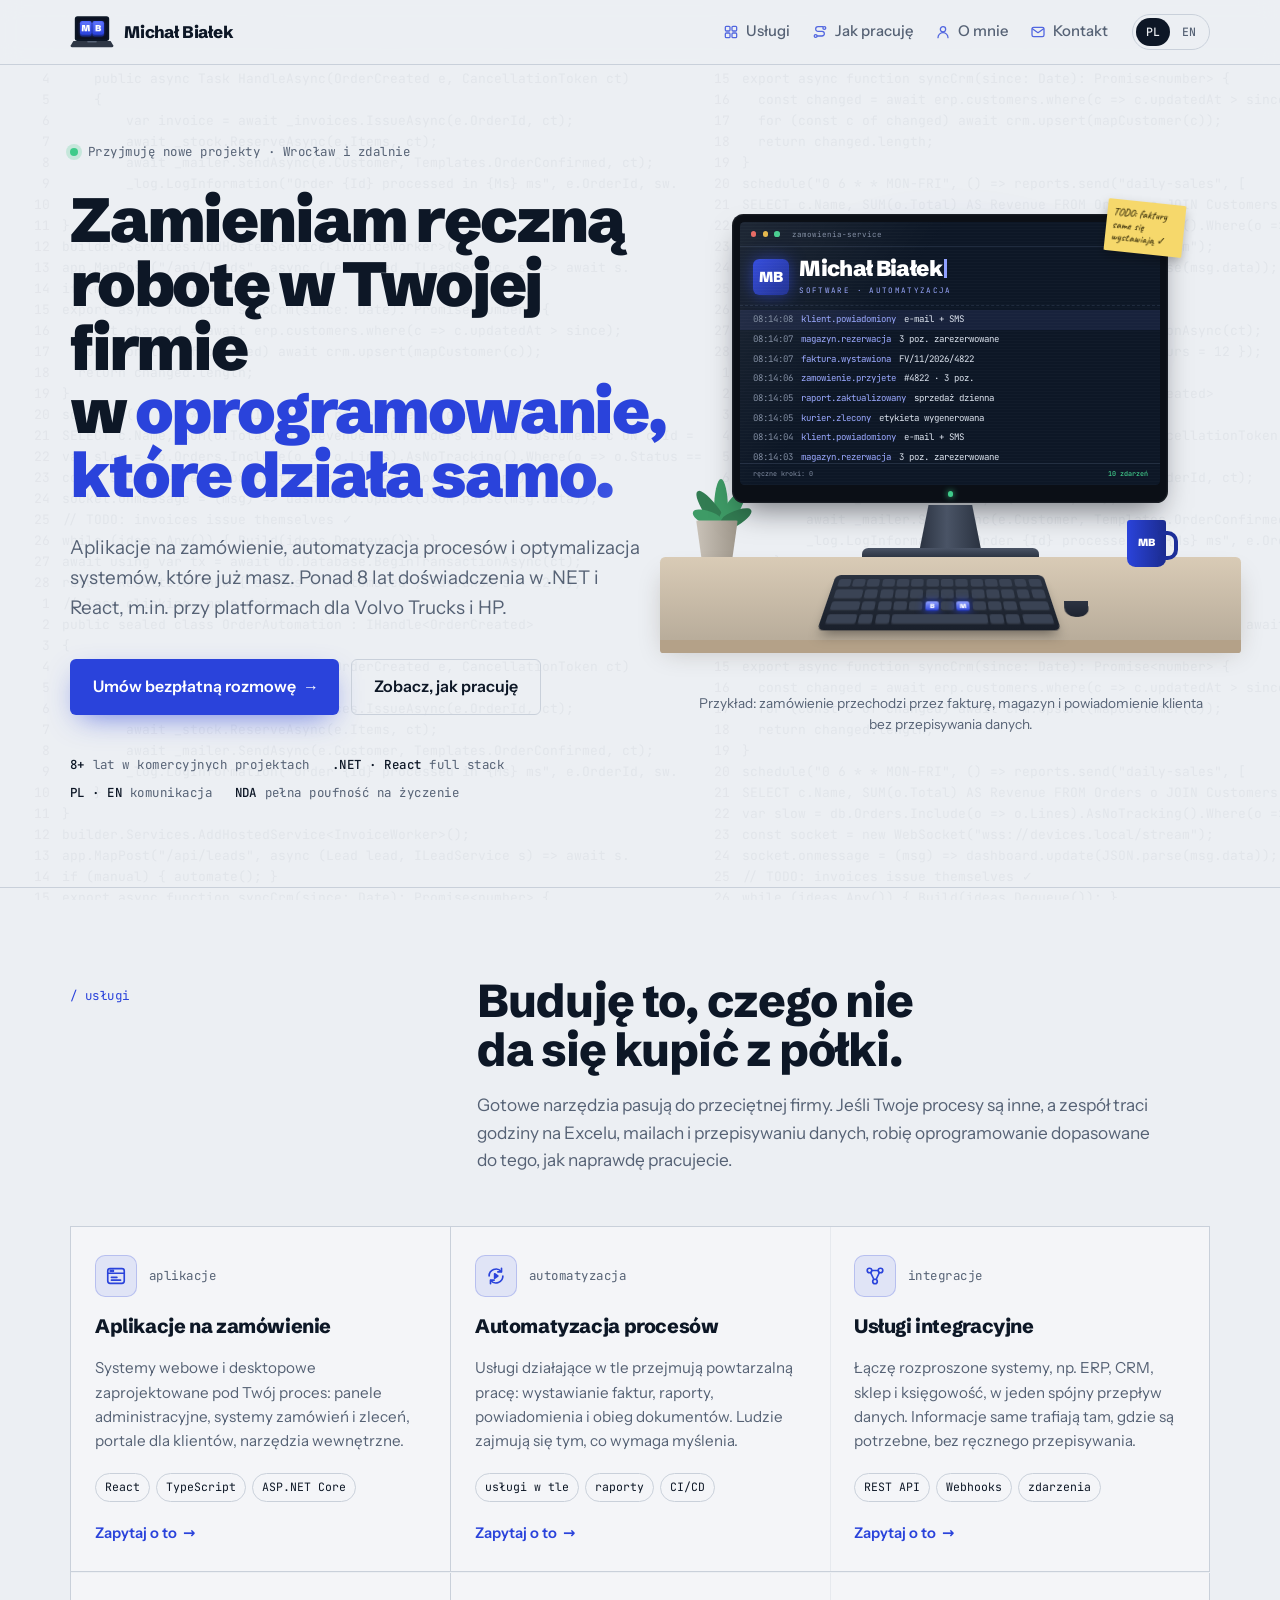
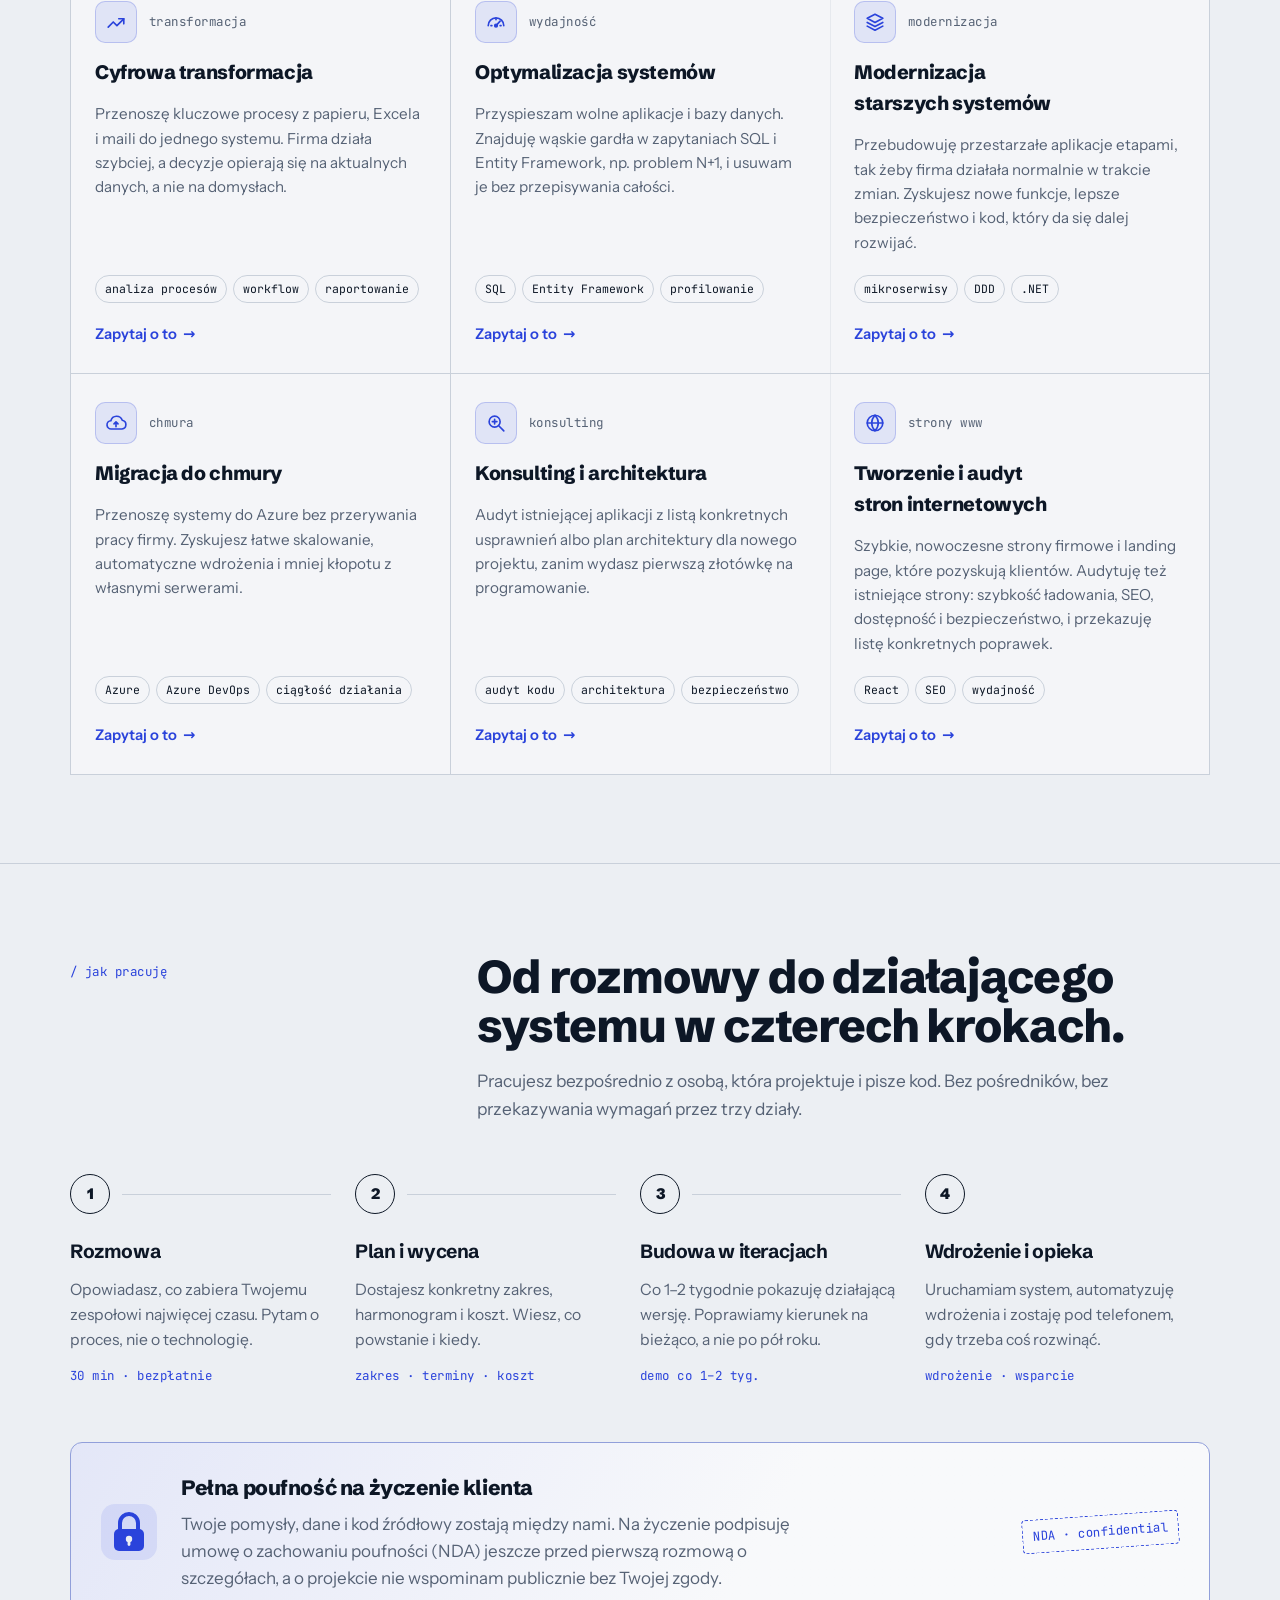
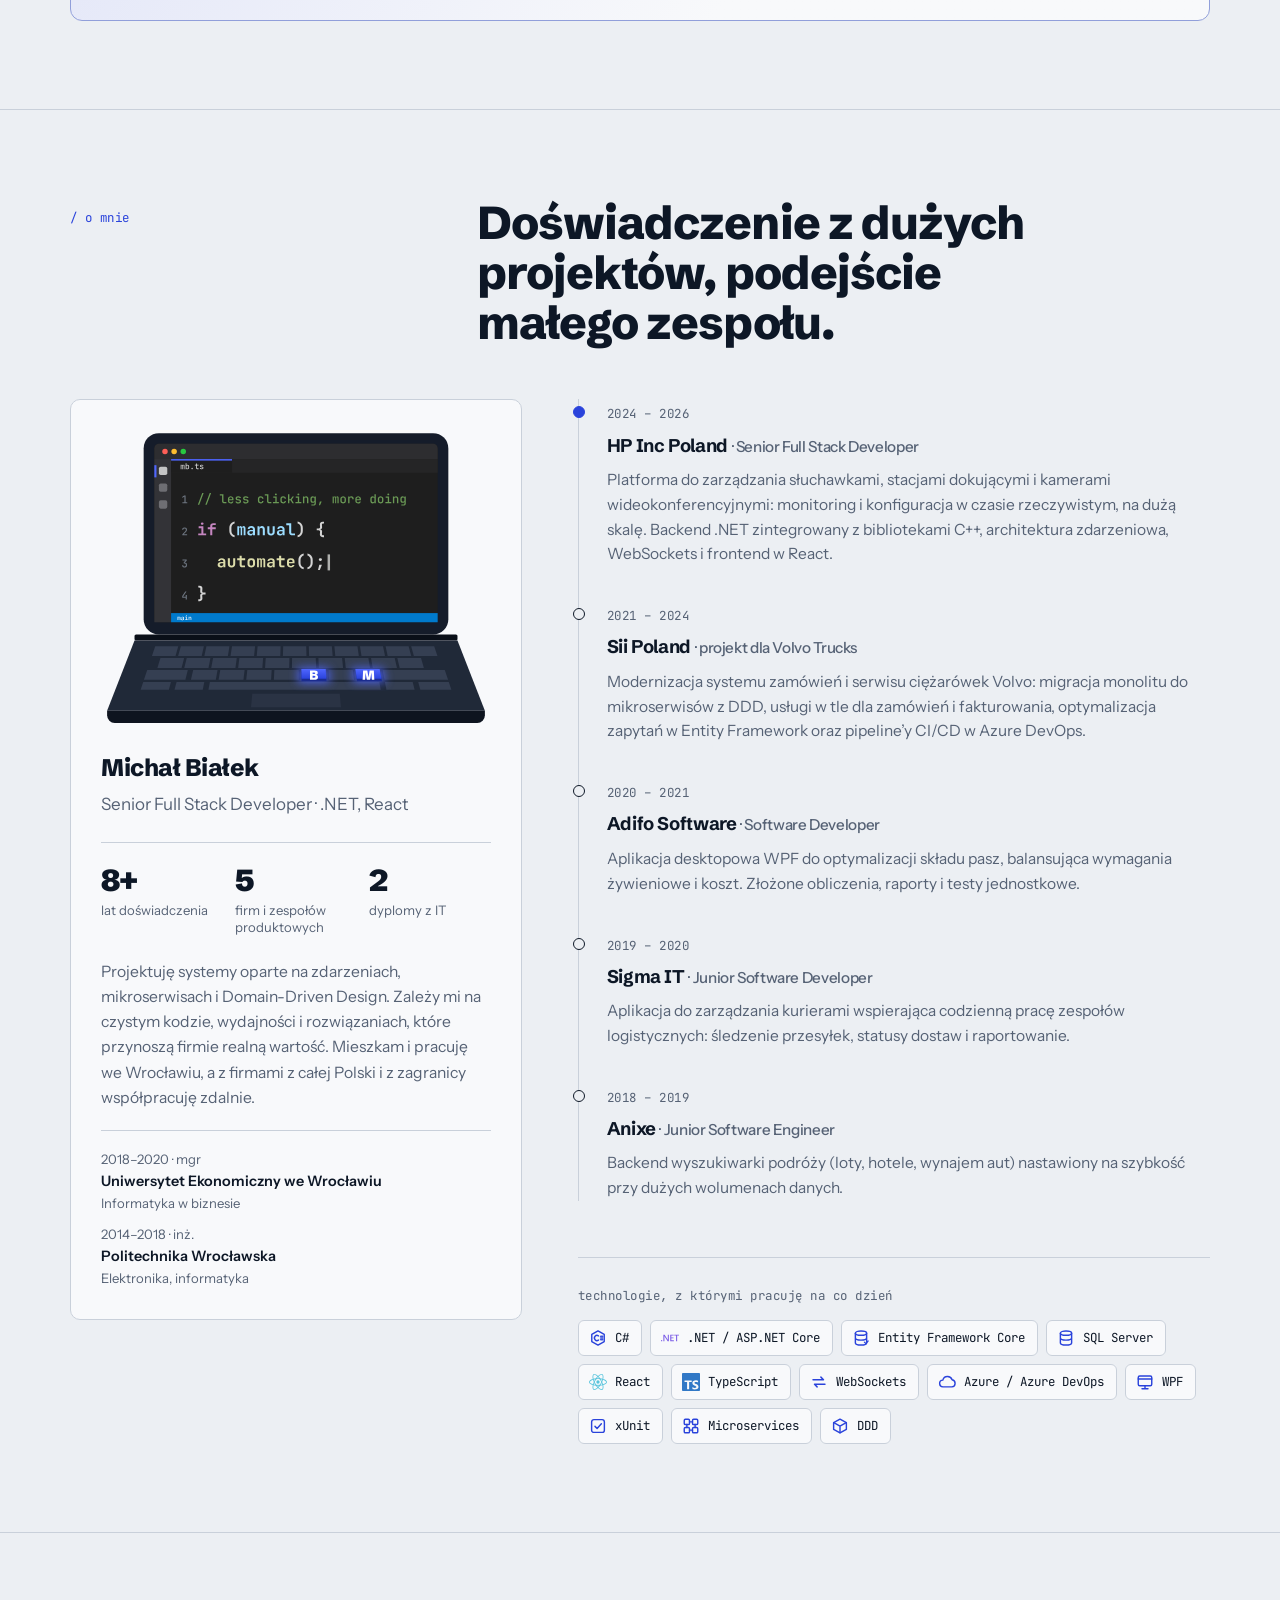
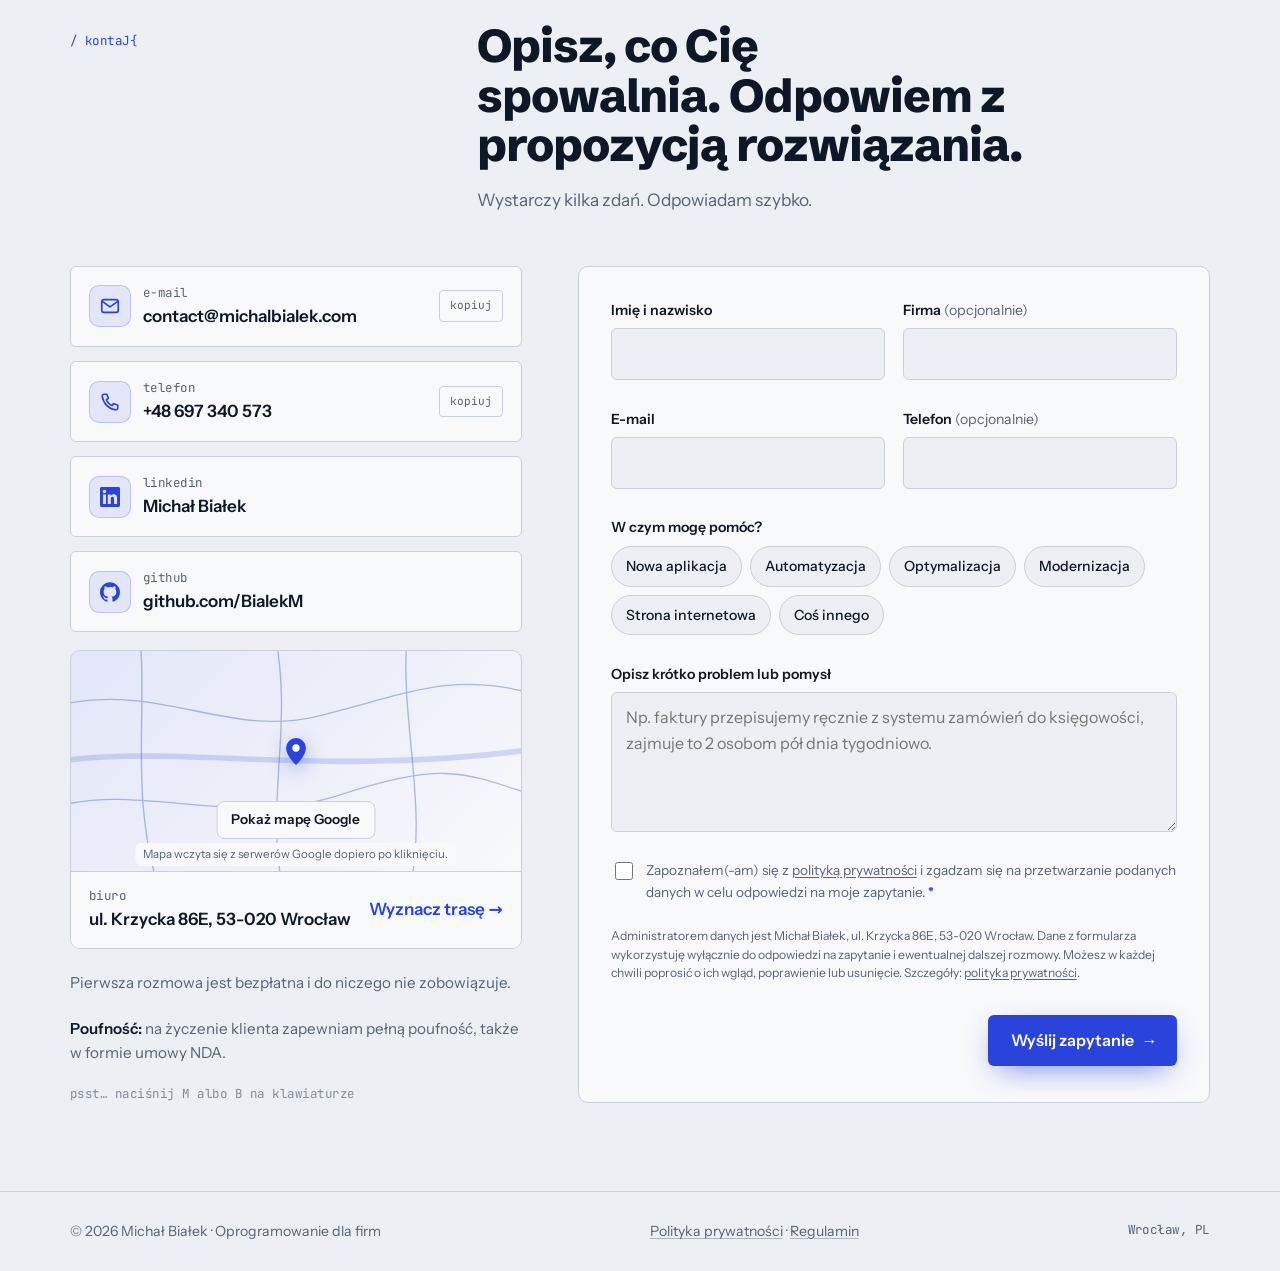
<file: index.html>
<!doctype html>
<html lang="pl">
<head>
<meta charset="utf-8">
<meta name="viewport" content="width=device-width, initial-scale=1, viewport-fit=cover">
<title>Oprogramowanie na zamówienie i automatyzacja procesów – Wrocław | Michał Białek</title>
<meta name="description" content="Aplikacje na zamówienie, automatyzacja procesów, integracje systemów i optymalizacja dla firm. Senior .NET i React developer z Wrocławia, 8+ lat doświadczenia. Bezpłatna konsultacja.">
<meta name="author" content="Michał Białek">
<meta name="robots" content="index, follow, max-image-preview:large">
<meta name="theme-color" content="#0A1019">
<link rel="canonical" href="https://michalbialek.com/">
<link rel="alternate" hreflang="pl" href="https://michalbialek.com/">
<link rel="alternate" hreflang="en" href="https://michalbialek.com/en/">
<link rel="alternate" hreflang="x-default" href="https://michalbialek.com/">
<meta property="og:type" content="website">
<meta property="og:site_name" content="Michał Białek">
<meta property="og:locale" content="pl_PL">
<meta property="og:title" content="Michał Białek – oprogramowanie, które działa samo">
<meta property="og:description" content="Aplikacje na zamówienie, automatyzacja procesów, integracje systemów i optymalizacja dla firm. Senior .NET i React developer z Wrocławia, 8+ lat doświadczenia. Bezpłatna konsultacja.">
<meta property="og:url" content="https://michalbialek.com/">
<meta property="og:image" content="https://michalbialek.com/assets/og-pl.png">
<meta property="og:image:width" content="1200">
<meta property="og:image:height" content="630">
<meta name="twitter:card" content="summary_large_image">
<meta name="twitter:title" content="Michał Białek – oprogramowanie, które działa samo">
<meta name="twitter:description" content="Aplikacje na zamówienie, automatyzacja procesów, integracje systemów i optymalizacja dla firm. Senior .NET i React developer z Wrocławia, 8+ lat doświadczenia. Bezpłatna konsultacja.">
<meta name="twitter:image" content="https://michalbialek.com/assets/og-pl.png">
<link rel="icon" type="image/svg+xml" href="/assets/favicon.svg">
<link rel="icon" type="image/png" sizes="32x32" href="/assets/favicon-32.png">
<link rel="icon" href="/favicon.ico" sizes="any">
<link rel="apple-touch-icon" href="/assets/favicon-180.png">
<script type="application/ld+json">
{
 "@context": "https://schema.org",
 "@graph": [
  {
   "@type": "ProfessionalService",
   "@id": "https://michalbialek.com/#business",
   "name": "Michał Białek – Software",
   "url": "https://michalbialek.com/",
   "description": "Aplikacje na zamówienie, automatyzacja procesów, integracje systemów i optymalizacja dla firm. Senior .NET i React developer z Wrocławia, 8+ lat doświadczenia. Bezpłatna konsultacja.",
   "logo": "https://michalbialek.com/assets/favicon-512.png",
   "image": "https://michalbialek.com/assets/og-pl.png",
   "email": "contact@michalbialek.com",
   "telephone": "+48697340573",
   "address": {
    "@type": "PostalAddress",
    "streetAddress": "ul. Krzycka 86E",
    "postalCode": "53-020",
    "addressLocality": "Wrocław",
    "addressRegion": "dolnośląskie",
    "addressCountry": "PL"
   },
   "areaServed": [
    {
     "@type": "City",
     "name": "Wrocław"
    },
    {
     "@type": "Country",
     "name": "Polska"
    },
    "Europe"
   ],
   "knowsLanguage": [
    "pl",
    "en"
   ],
   "founder": {
    "@id": "https://michalbialek.com/#person"
   },
   "sameAs": [
    "https://www.linkedin.com/in/micha%C5%82-bia%C5%82ek-720b90141/",
    "https://github.com/BialekM"
   ],
   "hasOfferCatalog": {
    "@type": "OfferCatalog",
    "name": "Usługi",
    "itemListElement": [
     {
      "@type": "Offer",
      "itemOffered": {
       "@type": "Service",
       "name": "Aplikacje na zamówienie"
      }
     },
     {
      "@type": "Offer",
      "itemOffered": {
       "@type": "Service",
       "name": "Automatyzacja procesów"
      }
     },
     {
      "@type": "Offer",
      "itemOffered": {
       "@type": "Service",
       "name": "Usługi integracyjne"
      }
     },
     {
      "@type": "Offer",
      "itemOffered": {
       "@type": "Service",
       "name": "Cyfrowa transformacja"
      }
     },
     {
      "@type": "Offer",
      "itemOffered": {
       "@type": "Service",
       "name": "Optymalizacja systemów"
      }
     },
     {
      "@type": "Offer",
      "itemOffered": {
       "@type": "Service",
       "name": "Modernizacja starszych systemów"
      }
     },
     {
      "@type": "Offer",
      "itemOffered": {
       "@type": "Service",
       "name": "Migracja do chmury"
      }
     },
     {
      "@type": "Offer",
      "itemOffered": {
       "@type": "Service",
       "name": "Konsulting i architektura"
      }
     },
     {
      "@type": "Offer",
      "itemOffered": {
       "@type": "Service",
       "name": "Tworzenie i audyt stron internetowych"
      }
     }
    ]
   }
  },
  {
   "@type": "Person",
   "@id": "https://michalbialek.com/#person",
   "name": "Michał Białek",
   "jobTitle": "Senior Full Stack Developer",
   "url": "https://michalbialek.com/",
   "email": "contact@michalbialek.com",
   "address": {
    "@type": "PostalAddress",
    "addressLocality": "Wrocław",
    "addressCountry": "PL"
   },
   "alumniOf": [
    {
     "@type": "CollegeOrUniversity",
     "name": "Politechnika Wrocławska"
    },
    {
     "@type": "CollegeOrUniversity",
     "name": "Uniwersytet Ekonomiczny we Wrocławiu"
    }
   ],
   "knowsAbout": [
    "C#",
    ".NET",
    "ASP.NET Core",
    "React",
    "TypeScript",
    "SQL Server",
    "Entity Framework",
    "Azure",
    "Microservices",
    "Domain-Driven Design",
    "Process automation",
    "System integration"
   ],
   "sameAs": [
    "https://www.linkedin.com/in/micha%C5%82-bia%C5%82ek-720b90141/",
    "https://github.com/BialekM"
   ]
  },
  {
   "@type": "WebSite",
   "@id": "https://michalbialek.com/#website",
   "url": "https://michalbialek.com/",
   "name": "Michał Białek",
   "inLanguage": [
    "pl-PL",
    "en"
   ],
   "publisher": {
    "@id": "https://michalbialek.com/#business"
   }
  }
 ]
}
</script>
<style>[hidden]{display:none!important}body{margin:0}:root{padding-top:env(safe-area-inset-top,0px);padding-bottom:env(safe-area-inset-bottom,0px)}</style>
</head>
<body data-standalone="1">
<link rel="stylesheet" href="/assets/fonts/fonts.css">
<style>
/* Layout: lewa krawędź jak szyna zdarzeń; sekcje "podpięte" do niej mono-etykietami. Treść wyrównana do lewej, siatka 12 kolumn. */
:root{
  --bg:#ECEFF3; --surface:#F8F9FB; --ink:#0D1726; --muted:#566275; --line:#C9D0DA;
  --accent:#2A43DB; --accent-ink:#FFFFFF; --accent-soft:rgba(42,67,219,.10);
  --panel:#0D1726; --panel-ink:#DCE3EE; --panel-muted:#7F8BA0; --panel-line:#1F2B3E; --ok:#3FCB8A;
  --accent-hi:#8FA0FF; --desk:#D9CBB6; --desk-edge:#B4A188; --desk-shadow:rgba(60,45,25,.25); --bezel:#0B0F16; --leaf:#3E9B66;
  --f-display:"Schibsted Grotesk","Helvetica Neue",Arial,sans-serif;
  --f-body:"Instrument Sans",system-ui,-apple-system,"Segoe UI",sans-serif;
  --f-mono:"JetBrains Mono",ui-monospace,"SFMono-Regular",Menlo,Consolas,monospace;
  --maxw:1180px; --r:6px;
}
@media (prefers-color-scheme: dark){:root:not([data-theme="light"]){
  --bg:#0A1019; --surface:#111925; --ink:#E5EAF1; --muted:#8E9AAD; --line:#223047;
  --accent:#7D8DFF; --accent-ink:#0A1019; --accent-soft:rgba(125,141,255,.12);
  --panel:#060B12; --panel-ink:#DCE3EE; --panel-muted:#76839A; --panel-line:#1A2537; --ok:#3FCB8A; --accent-hi:#C3CCFF; --desk:#2A3549; --desk-edge:#1A2232; --desk-shadow:rgba(0,0,0,.5); --bezel:#05080D; --leaf:#3E9B66; color-scheme:dark}}
:root[data-theme="dark"]{
  --bg:#0A1019; --surface:#111925; --ink:#E5EAF1; --muted:#8E9AAD; --line:#223047;
  --accent:#7D8DFF; --accent-ink:#0A1019; --accent-soft:rgba(125,141,255,.12);
  --panel:#060B12; --panel-ink:#DCE3EE; --panel-muted:#76839A; --panel-line:#1A2537; --ok:#3FCB8A; --accent-hi:#C3CCFF; --desk:#2A3549; --desk-edge:#1A2232; --desk-shadow:rgba(0,0,0,.5); --bezel:#05080D; --leaf:#3E9B66; color-scheme:dark}

*{box-sizing:border-box}
html{scroll-behavior:smooth}
@media (prefers-reduced-motion:reduce){html{scroll-behavior:auto}*{animation:none!important;transition:none!important}}
body{background:var(--bg);color:var(--ink);font:400 17px/1.6 var(--f-body);-webkit-font-smoothing:antialiased}
body::before{content:"";position:fixed;inset:0 0 auto;height:env(safe-area-inset-top,0px);z-index:60;background:var(--bg)}
a{color:inherit}
:focus-visible{outline:2px solid var(--accent);outline-offset:3px;border-radius:2px}
.wrap{max-width:var(--maxw);margin:0 auto;padding-left:max(20px,env(safe-area-inset-left,0px));padding-right:max(20px,env(safe-area-inset-right,0px))}
h1,h2,h3{font-family:var(--f-display);text-wrap:balance;margin:0;letter-spacing:-.02em}
p{margin:0}
.mono{font-family:var(--f-mono);font-size:.78rem;letter-spacing:.04em}

/* header */
.top{position:sticky;top:env(safe-area-inset-top,0px);z-index:50;background:color-mix(in srgb,var(--bg) 88%,transparent);backdrop-filter:blur(10px);border-bottom:1px solid var(--line)}
.top .wrap{display:flex;align-items:center;gap:24px;padding-block:14px}
.brand{display:flex;align-items:center;gap:10px;text-decoration:none;font-family:var(--f-display);font-weight:800;font-size:1.05rem;letter-spacing:-.01em}
.mark{width:44px;height:44px;display:block;transition:transform .3s;margin:-6px 0}
.brand:hover .mark{transform:rotate(-6deg) scale(1.08)}
.nav{display:flex;gap:22px;margin-left:auto}
.nav a{text-decoration:none;color:var(--muted);font-size:.93rem;font-weight:500;display:inline-flex;align-items:center;gap:7px}
.nav a svg{color:var(--accent);opacity:.8;transition:transform .2s,opacity .2s}
.nav a:hover svg{opacity:1;transform:translateY(-1px) scale(1.1)}
.nav a:hover{color:var(--ink)}
.lang{display:flex;border:1px solid var(--line);border-radius:999px;padding:3px;gap:2px}
.lang button{all:unset;cursor:pointer;font-family:var(--f-mono);font-size:.72rem;font-weight:500;padding:5px 10px;border-radius:999px;color:var(--muted)}
.lang button[aria-pressed="true"]{background:var(--ink);color:var(--bg)}
.lang button:focus-visible{outline:2px solid var(--accent)}
@media (max-width:860px){.nav{display:none}.lang{margin-left:auto}}

/* buttons */
.btn{display:inline-flex;align-items:center;gap:10px;text-decoration:none;font-weight:600;font-size:1rem;padding:14px 22px;border-radius:var(--r);border:1px solid transparent;cursor:pointer;font-family:var(--f-body);transition:transform .15s ease,background .15s}
.btn-primary{background:var(--accent);color:var(--accent-ink)}
.btn-primary:hover{transform:translateY(-1px)}
.btn-ghost{border-color:var(--line);color:var(--ink);background:transparent}
.btn-ghost:hover{border-color:var(--ink)}
.btn .arr{font-family:var(--f-mono)}

/* hero */
.hero{overflow:clip}
.hero .wrap{display:grid;grid-template-columns:minmax(0,1.05fr) minmax(0,.95fr);gap:48px;align-items:center;padding-block:72px 84px}
.eyebrow{display:inline-flex;align-items:center;gap:10px;color:var(--muted);margin-bottom:26px}
.dot{width:8px;height:8px;border-radius:50%;background:var(--ok);box-shadow:0 0 0 4px color-mix(in srgb,var(--ok) 22%,transparent)}
.hero h1{font-size:clamp(2.3rem,4.9vw,3.9rem);line-height:1.02;font-weight:900;letter-spacing:-.035em}
.hero h1 em{font-style:normal;color:var(--accent)}
.lede{margin-top:26px;font-size:1.18rem;color:var(--muted);max-width:36em}
.ctas{display:flex;flex-wrap:wrap;gap:12px;margin-top:36px}
.trust{margin-top:40px;display:flex;flex-wrap:wrap;gap:8px 22px;color:var(--muted)}
.trust b{color:var(--ink);font-weight:500}

/* background canvas */
#bg{position:fixed;inset:0;width:100%;height:100%;z-index:0;pointer-events:none}
.top,main,footer{position:relative;z-index:1}
.top{z-index:50}

/* hero title shimmer */
.hero h1 em{background:linear-gradient(100deg,var(--accent) 0%,var(--accent) 38%,var(--accent-hi) 50%,var(--accent) 62%,var(--accent) 100%);background-size:250% 100%;-webkit-background-clip:text;background-clip:text;color:transparent;animation:shine 5s ease-in-out infinite}
@keyframes shine{0%{background-position:100% 0}60%,100%{background-position:0 0}}

/* desk scene */
.scene{position:relative;width:100%;max-width:640px;margin-inline:auto;aspect-ratio:100/90;container-type:inline-size;perspective:1400px}
.rig{position:absolute;inset:0;transform-style:preserve-3d;transition:transform .25s ease-out;will-change:transform}
.halo{position:absolute;left:10cqw;top:2cqw;width:80cqw;height:50cqw;border-radius:50%;background:radial-gradient(closest-side,color-mix(in srgb,var(--accent) 45%,transparent),transparent);filter:blur(5cqw);opacity:.55;animation:breathe 6s ease-in-out infinite}
@keyframes breathe{50%{opacity:.85;transform:scale(1.05)}}
.monitor{position:absolute;left:8cqw;top:2cqw;width:84cqw}
.bezel{position:relative;background:var(--bezel);border-radius:2.2cqw;padding:1.5cqw 1.5cqw 3.6cqw;box-shadow:0 3cqw 6cqw -2cqw rgba(5,8,14,.55),inset 0 0 0 .25cqw rgba(255,255,255,.06)}
.bezel::after{content:"";position:absolute;bottom:1.3cqw;left:50%;width:1cqw;height:1cqw;margin-left:-.5cqw;border-radius:50%;background:var(--ok);box-shadow:0 0 1.2cqw var(--ok)}
.screen{position:relative;aspect-ratio:16/10;background:var(--panel);border-radius:.8cqw;overflow:hidden;display:flex;flex-direction:column;color:var(--panel-ink);font-family:var(--f-mono)}
.screen::after{content:"";position:absolute;inset:0;pointer-events:none;background:linear-gradient(125deg,rgba(255,255,255,.07) 0%,rgba(255,255,255,0) 35%),repeating-linear-gradient(0deg,rgba(255,255,255,.018) 0 1px,transparent 1px 3px)}
.os-bar{display:flex;align-items:center;gap:1.2cqw;padding:1.1cqw 2cqw;border-bottom:1px solid var(--panel-line);color:var(--panel-muted);font-size:1.45cqw}
.os-bar i{display:block;width:1.1cqw;height:1.1cqw;border-radius:50%;background:var(--panel-line)}
.os-bar i:first-child{background:#E5605A}.os-bar i:nth-child(2){background:#E3B341}.os-bar i:nth-child(3){background:#3FCB8A}
.os-bar .ttl{margin-left:1cqw}
.os-bar .live{margin-left:auto;display:flex;align-items:center;gap:.8cqw;color:var(--ok)}
.os-bar .live::before{content:"";width:.9cqw;height:.9cqw;border-radius:50%;background:var(--ok);animation:pulse 1.6s infinite}
@keyframes pulse{50%{opacity:.25}}
.bs{display:flex;align-items:center;gap:2cqw;padding:2.2cqw 2.4cqw 1.6cqw;border-bottom:1px dashed var(--panel-line)}
.bs-logo{width:7cqw;height:7cqw;border-radius:1.2cqw;display:grid;place-items:center;font-family:var(--f-display);font-weight:900;font-size:2.8cqw;color:#fff;background:linear-gradient(135deg,var(--accent),#1B2C8F);box-shadow:0 0 3cqw color-mix(in srgb,var(--accent) 60%,transparent)}
.bs-name{font-family:var(--f-display);font-weight:900;font-size:4.2cqw;letter-spacing:-.03em;line-height:1;color:#fff}
.bs-name .caret{display:inline-block;width:.45cqw;height:3.6cqw;margin-left:.5cqw;background:var(--accent-hi);vertical-align:-.3cqw;animation:blink 1s steps(1) infinite}
@keyframes blink{50%{opacity:0}}
.bs-sub{margin-top:.9cqw;font-size:1.45cqw;letter-spacing:.18em;text-transform:uppercase;color:#9AA8FF}
#log{list-style:none;margin:0;padding:.8cqw 0;flex:1;overflow:hidden}
#log li{display:grid;grid-template-columns:auto auto 1fr;gap:1.6cqw;padding:.5cqw 2.4cqw;white-space:nowrap;font-size:1.75cqw;animation:in .45s ease both}
#log li .t{color:var(--panel-muted)}
#log li .e{color:#9AA8FF}
#log li .v{color:var(--panel-ink);overflow:hidden;text-overflow:ellipsis}
#log li.new{background:rgba(125,141,255,.10)}
@keyframes in{from{opacity:0;transform:translateY(-6px)}to{opacity:1;transform:none}}
.log-foot{display:flex;justify-content:space-between;gap:2cqw;padding:1cqw 2.4cqw;border-top:1px solid var(--panel-line);color:var(--panel-muted);font-size:1.3cqw}
.log-foot b{color:var(--ok);font-weight:500}
.sticky{position:absolute;right:-3cqw;top:-2.4cqw;width:15cqw;padding:1.4cqw 1.2cqw;background:#F6D86B;color:#3B300B;font-family:"Caveat","Comic Sans MS",cursive;font-size:2.1cqw;line-height:1.15;transform:rotate(6deg) translateZ(30px);box-shadow:0 1cqw 2cqw rgba(0,0,0,.25);border-radius:.3cqw}
.neck{position:absolute;left:44cqw;top:58cqw;width:12cqw;height:9cqw;background:linear-gradient(90deg,#2A3240,#4A5466 45%,#2A3240);clip-path:polygon(15% 0,85% 0,100% 100%,0 100%)}
.foot{position:absolute;left:33cqw;top:66.4cqw;width:34cqw;height:2.4cqw;border-radius:1.2cqw 1.2cqw .4cqw .4cqw;background:linear-gradient(#4A5466,#232A36)}
.desk{position:absolute;left:-6cqw;right:-6cqw;top:68cqw;height:16cqw;background:linear-gradient(180deg,var(--desk) 0%,color-mix(in srgb,var(--desk) 85%,#000) 100%);border-radius:1cqw 1cqw 0 0;box-shadow:0 3cqw 5cqw -1cqw var(--desk-shadow)}
.desk::after{content:"";position:absolute;left:0;right:0;bottom:-2.6cqw;height:2.6cqw;background:var(--desk-edge);border-radius:0 0 .6cqw .6cqw}
.kb{position:absolute;left:28cqw;top:71.5cqw;width:40cqw;padding:.9cqw;border-radius:1cqw;background:linear-gradient(#2A3240,#1A202B);display:grid;grid-template-columns:repeat(14,1fr);gap:.45cqw;transform:perspective(60cqw) rotateX(42deg);transform-origin:50% 0;box-shadow:0 1.5cqw 2cqw -1cqw rgba(0,0,0,.45)}
.kb span{height:2cqw;border-radius:.35cqw;background:#3A4354;box-shadow:inset 0 -.25cqw 0 rgba(0,0,0,.35);transition:background .25s,box-shadow .25s}
.kb span.w2{grid-column:span 2}.kb span.w6{grid-column:span 6}
.kb span.hit{background:var(--accent-hi);box-shadow:0 0 1.4cqw var(--accent);transition:none}
.mouse{position:absolute;left:72cqw;top:73cqw;width:4.6cqw;height:7cqw;border-radius:2.3cqw 2.3cqw 2cqw 2cqw;background:linear-gradient(#3A4354,#1E2430);transform:perspective(60cqw) rotateX(40deg)}
.mug{position:absolute;left:84cqw;top:61cqw;width:7.5cqw;height:9cqw;border-radius:.6cqw .6cqw 1.6cqw 1.6cqw;background:linear-gradient(90deg,var(--accent),color-mix(in srgb,var(--accent) 65%,#000));display:grid;place-items:center;color:#fff;font-family:var(--f-display);font-weight:900;font-size:2cqw}
.mug::after{content:"";position:absolute;right:-2.4cqw;top:2cqw;width:3cqw;height:4cqw;border:.9cqw solid color-mix(in srgb,var(--accent) 70%,#000);border-left:none;border-radius:0 2cqw 2cqw 0}
.steam{position:absolute;bottom:100%;width:1.2cqw;height:6cqw;border-radius:50%;background:linear-gradient(transparent,color-mix(in srgb,var(--muted) 45%,transparent));filter:blur(.6cqw);animation:steam 3.2s ease-in-out infinite;opacity:0}
.steam:nth-child(1){left:1.6cqw}.steam:nth-child(2){left:3.3cqw;animation-delay:1s}.steam:nth-child(3){left:5cqw;animation-delay:2s}
@keyframes steam{0%{transform:translateY(1cqw) scaleY(.6);opacity:0}40%{opacity:.8}100%{transform:translateY(-5cqw) scaleY(1.2) translateX(1cqw);opacity:0}}
.plant{position:absolute;left:-1cqw;top:48cqw;width:12cqw;height:21cqw}
.pot{position:absolute;bottom:0;left:2cqw;width:8cqw;height:8cqw;background:linear-gradient(90deg,#C9C2B8,#9E968A);clip-path:polygon(0 0,100% 0,86% 100%,14% 100%);border-radius:.4cqw}
.leaf{position:absolute;bottom:7cqw;left:5.4cqw;width:2.8cqw;height:9cqw;background:var(--leaf);border-radius:50% 50% 50% 50%/70% 70% 30% 30%;transform-origin:50% 100%;animation:sway 5s ease-in-out infinite}
.leaf:nth-child(2){transform:rotate(-35deg);height:8cqw;background:color-mix(in srgb,var(--leaf) 80%,#000)}
.leaf:nth-child(3){transform:rotate(32deg);height:8.5cqw}
.leaf:nth-child(4){transform:rotate(-65deg);height:6cqw}
.leaf:nth-child(5){transform:rotate(62deg);height:6.5cqw;background:color-mix(in srgb,var(--leaf) 80%,#000)}
@keyframes sway{50%{translate:.4cqw 0}}
.log-cap{margin-top:22px;color:var(--muted);font-size:.85rem;text-align:center}

/* services grid: 4 columns */
section .services{grid-template-columns:repeat(3,minmax(0,1fr))}
section .svc{padding:28px 24px 26px}
section .svc h3{font-size:1.22rem}
.svc p{font-size:.95rem;flex:1}
.svc .more{margin-top:6px;font-weight:600;font-size:.92rem;color:var(--accent);text-decoration:none;display:inline-flex;gap:6px;align-items:center}
.svc .more .arr{transition:transform .2s}
.svc .more:hover .arr{transform:translateX(4px)}
@media (max-width:980px){section .services{grid-template-columns:repeat(2,minmax(0,1fr))}}
@media (max-width:640px){section .services{grid-template-columns:1fr}}
.svc{transform-style:preserve-3d;will-change:transform}

/* NDA callout */
.nda{margin-top:56px;display:grid;grid-template-columns:auto minmax(0,1fr) auto;gap:24px;align-items:center;padding:28px 30px;border-radius:12px;border:1px solid color-mix(in srgb,var(--accent) 35%,var(--line));background:linear-gradient(120deg,color-mix(in srgb,var(--accent) 10%,var(--surface)),var(--surface) 60%);position:relative;overflow:hidden}
.nda::after{content:"";position:absolute;inset:0;background:linear-gradient(100deg,transparent 30%,color-mix(in srgb,var(--accent) 14%,transparent) 50%,transparent 70%);transform:translateX(-100%);animation:sweep 6s ease-in-out infinite;pointer-events:none}
@keyframes sweep{60%,100%{transform:translateX(100%)}}
.nda .lock{color:var(--accent);width:56px;height:56px;border-radius:14px;display:grid;place-items:center;background:var(--accent-soft)}
.nda h3{font-size:1.3rem;font-weight:800;margin-bottom:6px}
.nda p{color:var(--muted);max-width:60ch}
.nda-tag{color:var(--accent);border:1px dashed var(--accent);padding:6px 10px;border-radius:4px;transform:rotate(-4deg);white-space:nowrap}
@media (max-width:760px){.nda{grid-template-columns:auto minmax(0,1fr)}.nda-tag{display:none}}
.lockline b{color:var(--ink)}
.egg{color:var(--muted);opacity:.7;margin-top:4px}

/* logo rotator in about card */
.logo-rot{position:relative;aspect-ratio:256/200;max-width:100%;margin:-6px 0 6px}
.logo-rot img{position:absolute;inset:0;width:100%;height:100%;opacity:0;transition:opacity .8s ease,transform .8s ease;transform:translateY(6px)}
.logo-rot img.ciemne{display:none}
.logo-rot img.on{opacity:1;transform:none}
@media (prefers-color-scheme: dark){:root:not([data-theme="light"]) .logo-rot img.jasne{display:none}:root:not([data-theme="light"]) .logo-rot img.ciemne{display:block}}
:root[data-theme="dark"] .logo-rot img.jasne{display:none}
:root[data-theme="dark"] .logo-rot img.ciemne{display:block}

/* M/B keys on desk keyboard */
.kb span.mb{background:linear-gradient(var(--accent-hi),var(--accent));box-shadow:0 0 1.6cqw var(--accent),inset 0 -.25cqw 0 rgba(0,0,0,.3);color:#fff;font:900 1.2cqw/2cqw var(--f-display);text-align:center;cursor:pointer;animation:keyglow 2.4s ease-in-out infinite}
.kb span.mb.hit{background:#fff;color:var(--accent)}
@keyframes keyglow{50%{box-shadow:0 0 2.6cqw var(--accent-hi),inset 0 -.25cqw 0 rgba(0,0,0,.3)}}
.rig .kb{pointer-events:auto}

/* scroll progress, cursor glow, fireworks */
#progress{position:fixed;left:0;top:env(safe-area-inset-top,0px);height:3px;width:100%;transform-origin:0 50%;transform:scaleX(0);background:linear-gradient(90deg,var(--accent),var(--accent-hi));z-index:70}
#glow{position:fixed;left:0;top:0;width:520px;height:520px;margin:-260px 0 0 -260px;border-radius:50%;pointer-events:none;z-index:0;background:radial-gradient(closest-side,color-mix(in srgb,var(--accent) 14%,transparent),transparent);opacity:0;transition:opacity .4s}
#fx{position:fixed;inset:0;width:100%;height:100%;pointer-events:none;z-index:80}
.decode{font-variant-ligatures:none}


/* icons */
.ico{flex:none;width:42px;height:42px;border-radius:10px;display:grid;place-items:center;color:var(--accent);background:var(--accent-soft);border:1px solid color-mix(in srgb,var(--accent) 22%,transparent);transition:transform .25s,background .25s,color .25s}
.svc-top{display:flex;align-items:center;gap:12px}
.svc:hover .ico{background:var(--accent);color:var(--accent-ink);transform:rotate(-6deg) scale(1.06)}
.direct .row{justify-content:flex-start}
.direct .row .rtxt{flex:1;min-width:0}
.direct .row:hover .ico{background:var(--accent);color:var(--accent-ink)}
.direct .row{transition:border-color .2s,transform .2s}
.direct .row:hover{border-color:var(--accent);transform:translateX(3px)}
/* map */
.map{position:relative;border:1px solid var(--line);border-radius:10px;overflow:hidden;background:var(--surface);margin-top:4px}
.map iframe{display:block;width:100%;height:220px;border:0;position:relative;z-index:1}
.map-fallback{position:absolute;inset:0 0 auto;height:220px;color:var(--accent);background:linear-gradient(135deg,var(--accent-soft),transparent)}
.map-fallback svg{width:100%;height:100%;display:block}
.map-fallback .pin{position:absolute;left:50%;top:50%;transform:translate(-50%,-80%);color:var(--accent);filter:drop-shadow(0 6px 10px color-mix(in srgb,var(--accent) 40%,transparent));animation:drop 2.4s ease-in-out infinite}
@keyframes drop{50%{transform:translate(-50%,-95%)}}
.map:not(:has(iframe))::before{content:"";display:block;height:220px}
.map-bar{position:relative;z-index:2;display:flex;align-items:center;justify-content:space-between;gap:12px;padding:14px 18px;border-top:1px solid var(--line);background:var(--surface)}
.map-bar .rtxt{display:flex;flex-direction:column;min-width:0}
.map-bar .mono{color:var(--muted)}
.map-link{font-weight:600;color:var(--accent);text-decoration:none;white-space:nowrap}
/* spotlight on services */
.svc{position:relative;overflow:hidden;background:color-mix(in srgb,var(--surface) 62%,transparent)}
.svc::before{content:"";position:absolute;inset:0;pointer-events:none;opacity:0;transition:opacity .3s;background:radial-gradient(420px circle at var(--mx,50%) var(--my,50%),color-mix(in srgb,var(--accent) 16%,transparent),transparent 60%)}
.svc:hover::before{opacity:1}
.svc > *{position:relative}
.btn-primary{box-shadow:0 10px 30px -10px color-mix(in srgb,var(--accent) 70%,transparent)}
.step .n b{transition:background .2s,color .2s,transform .2s}
.step:hover .n b{background:var(--accent);color:var(--accent-ink);border-color:var(--accent);transform:scale(1.08)}
@media (max-width:920px){.hero .wrap{grid-template-columns:1fr;gap:40px;padding-block:48px 64px}}

/* sections */
section.band{border-top:1px solid var(--line)}
section.band > .wrap{padding-block:88px}
.sec-head{display:grid;grid-template-columns:minmax(0,4fr) minmax(0,8fr);gap:40px;margin-bottom:52px}
.sec-head .mono{color:var(--accent);padding-top:10px}
.sec-head h2{font-size:clamp(1.9rem,3.6vw,2.9rem);line-height:1.08;font-weight:800}
.sec-head p{margin-top:16px;color:var(--muted);max-width:40em;font-size:1.08rem}
@media (max-width:760px){.sec-head{grid-template-columns:1fr;gap:12px}section.band > .wrap{padding-block:64px}}

/* services */
.services{display:grid;grid-template-columns:repeat(2,minmax(0,1fr));border-top:1px solid var(--line);border-left:1px solid var(--line)}
.svc{padding:34px 32px 36px;border-right:1px solid var(--line);border-bottom:1px solid var(--line);display:flex;flex-direction:column;gap:14px;min-width:0;transition:background .2s}
.svc:hover{background:var(--surface)}
.svc .mono{color:var(--muted)}
.svc h3{font-size:1.45rem;font-weight:800}
.svc p{color:var(--muted)}
.svc ul{margin:6px 0 0;padding:0;list-style:none;display:flex;flex-wrap:wrap;gap:6px}
.svc li{font-family:var(--f-mono);font-size:.72rem;padding:4px 9px;border:1px solid var(--line);border-radius:999px;color:var(--ink)}
@media (max-width:760px){.services{grid-template-columns:1fr}.svc{padding:28px 22px}}

/* process */
.steps{display:grid;grid-template-columns:repeat(4,minmax(0,1fr));gap:0;counter-reset:s}
.step{position:relative;padding:0 24px 0 0;min-width:0}
.step .n{display:flex;align-items:center;gap:12px;margin-bottom:22px}
.step .n b{font-family:var(--f-display);font-weight:900;font-size:.95rem;width:40px;height:40px;border-radius:50%;display:grid;place-items:center;border:1.5px solid var(--ink);background:var(--bg);flex:none}
.step .n::after{content:"";flex:1;height:1.5px;background:var(--line)}
.step:last-child .n::after{display:none}
.step h3{font-size:1.2rem;font-weight:700;margin-bottom:10px}
.step p{color:var(--muted);font-size:.98rem}
.step .mono{display:block;margin-top:14px;color:var(--accent)}
@media (max-width:900px){.steps{grid-template-columns:repeat(2,minmax(0,1fr));gap:40px 0}.step:nth-child(2) .n::after{display:none}}
@media (max-width:520px){.steps{grid-template-columns:1fr}.step .n::after{display:none}}

/* about */
.about{display:grid;grid-template-columns:minmax(0,5fr) minmax(0,7fr);gap:56px}
.about-card{background:var(--surface);border:1px solid var(--line);border-radius:10px;padding:30px;align-self:start;position:sticky;top:96px}
.monogram{width:64px;height:64px;border-radius:8px;background:var(--ink);color:var(--bg);display:grid;place-items:center;font-family:var(--f-display);font-weight:900;font-size:1.5rem;letter-spacing:-.04em}
.about-card h3{margin-top:20px;font-size:1.5rem;font-weight:800}
.about-card .role{color:var(--muted);margin-top:4px}
.facts{margin:24px 0 0;display:grid;grid-template-columns:repeat(3,minmax(0,1fr));gap:12px;border-top:1px solid var(--line);padding-top:22px}
.facts dt{font-family:var(--f-display);font-weight:900;font-size:1.9rem;letter-spacing:-.03em;line-height:1;font-variant-numeric:tabular-nums}
.facts dd{margin:6px 0 0;color:var(--muted);font-size:.82rem;line-height:1.35}
.about-card .bio{margin-top:22px;color:var(--muted);font-size:.98rem}
.edu{margin-top:20px;padding-top:18px;border-top:1px solid var(--line);display:grid;gap:10px;font-size:.9rem}
.edu span{display:block;color:var(--muted);font-size:.82rem}
.timeline{list-style:none;margin:0;padding:0;border-left:1.5px solid var(--line)}
.timeline li{position:relative;padding:0 0 34px 28px}
.timeline li:last-child{padding-bottom:0}
.timeline li::before{content:"";position:absolute;left:-6px;top:7px;width:10px;height:10px;border-radius:50%;background:var(--bg);border:1.5px solid var(--ink)}
.timeline li:first-child::before{background:var(--accent);border-color:var(--accent)}
.timeline .when{color:var(--muted)}
.timeline h3{font-size:1.15rem;font-weight:700;margin-top:4px}
.timeline h3 span{font-weight:500;color:var(--muted);font-family:var(--f-body);font-size:.95rem}
.timeline p{margin-top:8px;color:var(--muted);font-size:.97rem;max-width:40em}
.stack{margin-top:56px;padding-top:28px;border-top:1px solid var(--line)}
.stack .mono{color:var(--muted);margin-bottom:14px;display:block}
.stack ul{list-style:none;margin:0;padding:0;display:flex;flex-wrap:wrap;gap:8px}
.stack li{display:inline-flex;align-items:center;gap:8px;font-family:var(--f-mono);font-size:.78rem;padding:7px 12px 7px 10px;background:var(--surface);border:1px solid var(--line);border-radius:6px;color:var(--ink);transition:transform .2s,border-color .2s,box-shadow .2s}
.stack li svg{flex:none;color:var(--accent)}
.stack li:hover{transform:translateY(-2px);border-color:var(--accent);box-shadow:0 8px 18px -10px color-mix(in srgb,var(--accent) 60%,transparent)}
@media (max-width:900px){.about{grid-template-columns:1fr;gap:44px}.about-card{position:static}}

/* contact */
.contact{display:grid;grid-template-columns:minmax(0,5fr) minmax(0,7fr);gap:56px}
.direct{display:grid;gap:14px;align-content:start}
.direct .row{display:flex;align-items:center;justify-content:space-between;gap:12px;padding:16px 18px;border:1px solid var(--line);border-radius:var(--r);background:var(--surface);min-width:0}
.direct .row div{min-width:0}
.direct .row .mono{color:var(--muted);display:block}
.direct .row a,.direct .row .val{font-weight:600;text-decoration:none;overflow-wrap:anywhere}
@media (max-width:440px){.direct .row{padding:14px;gap:12px}.direct .row a{font-size:.9rem}.direct .ico{width:36px;height:36px}}
@media (pointer:coarse){.egg{display:none}}
.direct .row a:hover{color:var(--accent)}
.copy{all:unset;cursor:pointer;font-family:var(--f-mono);font-size:.7rem;padding:6px 10px;border:1px solid var(--line);border-radius:4px;color:var(--muted);flex:none}
.copy:hover{color:var(--ink);border-color:var(--ink)}
.copy:focus-visible{outline:2px solid var(--accent)}
.promise{margin-top:8px;color:var(--muted);font-size:.95rem}
form{background:var(--surface);border:1px solid var(--line);border-radius:10px;padding:32px;display:grid;grid-template-columns:1fr 1fr;gap:18px}
.f{display:flex;flex-direction:column;gap:7px;min-width:0}
.f.full{grid-column:1/-1}
label{font-size:.88rem;font-weight:600}
label .opt{font-weight:400;color:var(--muted)}
input,select,textarea{font:inherit;font-size:1rem;color:var(--ink);background:var(--bg);border:1px solid var(--line);border-radius:var(--r);padding:12px 14px;width:100%}
input:focus,select:focus,textarea:focus{outline:none;border-color:var(--accent);box-shadow:0 0 0 3px var(--accent-soft)}
textarea{min-height:140px;resize:vertical}
.chips{display:flex;flex-wrap:wrap;gap:8px}
.chips input{position:absolute;opacity:0;width:1px;height:1px}
.chips label{font-weight:500;font-size:.88rem;padding:8px 14px;border:1px solid var(--line);border-radius:999px;cursor:pointer;background:var(--bg)}
.chips input:checked + label{background:var(--ink);color:var(--bg);border-color:var(--ink)}
.chips input:focus-visible + label{outline:2px solid var(--accent);outline-offset:2px}
.consent{display:flex;flex-direction:row;gap:10px;align-items:flex-start;font-size:.85rem;color:var(--muted);font-weight:400}
.consent a,.gdpr a,.flinks a{color:inherit;text-decoration:underline;text-underline-offset:2px}
.consent .req{color:var(--accent)}
.gdpr{grid-column:1/-1;margin:-4px 0 0;font-size:.76rem;line-height:1.5;color:var(--muted)}
.flinks a{text-decoration-color:color-mix(in srgb,currentColor 40%,transparent)}
.flinks a:hover{color:var(--ink)}
.map-load{position:absolute;left:50%;top:150px;transform:translateX(-50%);z-index:3;display:flex;flex-direction:column;align-items:center;gap:4px;text-align:center;width:max-content;max-width:90%}
.map-load button{font:inherit;font-weight:600;font-size:.85rem;padding:7px 14px;border-radius:8px;border:1px solid var(--line);background:var(--surface);color:var(--ink);cursor:pointer}
.map-load button:hover{border-color:var(--accent);color:var(--accent)}
.map-load small{font-size:.72rem;color:var(--muted);background:var(--surface);padding:2px 8px;border-radius:6px}
.map:has(iframe) .map-load{display:none}
.consent input{width:18px;height:18px;flex:none;margin-top:2px;accent-color:var(--accent)}
.form-foot{grid-column:1/-1;display:flex;flex-wrap:wrap;align-items:center;gap:16px;justify-content:space-between}
.status{font-size:.92rem;color:var(--muted);flex:1 1 240px}
.status.ok{color:var(--ink)}
.status.err{color:#D14343}
.hp{position:absolute;left:-9999px}
@media (max-width:900px){.contact{grid-template-columns:1fr;gap:40px}}
@media (max-width:560px){form{grid-template-columns:1fr;padding:22px}}

footer{border-top:1px solid var(--line)}
footer .wrap{display:flex;flex-wrap:wrap;justify-content:space-between;gap:12px;padding-block:28px;color:var(--muted);font-size:.88rem}
</style>

<canvas id="bg" aria-hidden="true"></canvas>
<div id="glow" aria-hidden="true"></div>
<div id="progress" aria-hidden="true"></div>
<canvas id="fx" aria-hidden="true"></canvas>
<header class="top">
  <div class="wrap">
    <a class="brand" href="#start"><svg class="mark" aria-hidden="true" xmlns="http://www.w3.org/2000/svg" viewBox="0 0 64 64" xmlns:c2pa="http://c2pa.org/manifest">
<defs><linearGradient id="hdr" x1="0" y1="0" x2="0" y2="1"><stop offset="0" stop-color="#4F66FF"/><stop offset="1" stop-color="#2A43DB"/></linearGradient><filter id="hdrg" x="-50%" y="-50%" width="200%" height="200%"><feGaussianBlur stdDeviation="2"/></filter></defs>
<rect x="7" y="9" width="50" height="36" rx="4" style="fill:var(--ink)"/>
<rect x="10" y="12" width="44" height="30" rx="1.5" fill="#0D1220"/>
<rect x="14" y="17" width="36" height="20" rx="4" fill="#2A43DB" opacity=".45" filter="url(#hdrg)"/>
<rect x="14.5" y="18.5" width="17" height="20" rx="3.2" fill="#1B2C8F"/>
<rect x="14.5" y="16" width="17" height="20" rx="3.2" fill="url(#hdr)"/>
<rect x="16.5" y="17.5" width="13" height="14" rx="2.2" fill="#FFFFFF" opacity=".10"/>
<path fill="#FFFFFF" d="M17.11572265625 31.0 17.62353515625 21.859375H21.83203125L23.1015625 29.2861328125H22.89208984375L24.16162109375 21.859375H28.37646484375L28.88427734375 31.0H26.34521484375L25.96435546875 23.6748046875H25.9833984375L24.6376953125 31.0H21.35595703125L20.0166015625 23.6748046875H20.03564453125L19.65478515625 31.0Z"/>
<rect x="32.5" y="18.5" width="17" height="20" rx="3.2" fill="#1B2C8F"/>
<rect x="32.5" y="16" width="17" height="20" rx="3.2" fill="url(#hdr)"/>
<rect x="34.5" y="17.5" width="13" height="14" rx="2.2" fill="#FFFFFF" opacity=".10"/>
<path fill="#FFFFFF" d="M37.200927734375 31.0V21.859375H41.688720703125Q43.434326171875 21.859375 44.215087890625 22.443359375Q44.995849609375 23.02734375 44.995849609375 24.1318359375Q44.995849609375 24.87451171875 44.710205078125 25.296630859375Q44.424560546875 25.71875 44.005615234375 25.91552734375Q43.586669921875 26.1123046875 43.193115234375 26.18212890625L43.212158203125 26.15673828125Q44.196044921875 26.30908203125 44.722900390625 26.877197265625Q45.249755859375 27.4453125 45.249755859375 28.44189453125Q45.249755859375 29.41943359375 44.783203125 29.97802734375Q44.316650390625 30.53662109375 43.5517578125 30.768310546875Q42.786865234375 31.0 41.891845703125 31.0ZM39.803466796875 29.01953125H41.269775390625Q41.822021484375 29.01953125 42.114013671875 28.89892578125Q42.406005859375 28.7783203125 42.513916015625 28.5625Q42.621826171875 28.3466796875 42.621826171875 28.0673828125Q42.621826171875 27.826171875 42.526611328125 27.6103515625Q42.431396484375 27.39453125 42.142578125 27.258056640625Q41.853759765625 27.12158203125 41.263427734375 27.12158203125H39.803466796875ZM39.803466796875 25.28076171875H41.479248046875Q41.987060546875 25.28076171875 42.2060546875 25.106201171875Q42.425048828125 24.931640625 42.425048828125 24.5634765625Q42.425048828125 24.2333984375 42.2314453125 24.03662109375Q42.037841796875 23.83984375 41.479248046875 23.83984375H39.803466796875Z"/>
<path d="M5 45H59L63 51.5a2 2 0 0 1-1.8 2.5H2.8A2 2 0 0 1 1 51.5Z" style="fill:color-mix(in srgb,var(--ink) 85%,var(--bg))"/>
<rect x="25" y="45" width="14" height="2.4" rx="1.2" style="fill:var(--muted)"/>
<metadata><c2pa:manifest>[base64]/[base64]/[base64]/[base64]/[base64]/[base64]/3cyjxFA3Qo5S46fX0/ihY0VZ7mfb9KF703t5OjWDBWMA4GA1UdDwEB/wQEAwIHgDAVBgNVHSUEDjAMBgorBgEEAYPoXgIBMAwGA1UdEwEB/wQCMAAwHwYDVR0jBBgwFoAUzlHiBIFOZFsj+OPEz5o+nMHXXMIwCgYIKoZIzj0EAwMDZwAwZAIwMXMdFJ4BetLLVY7ORuE9noqbbAZOZn/aArXyTwFAZfKrPzxF2vPoJNf1+UCdg1XGAjBwX1zd9WGqYkqmL5SFqw1QySjr1zJfpJM9+1rdDwSPLMOPOjKuiXjoU/[base64]/7lnWtpjwzTO6zirIGsWmI/sqIPF6DvnptG1j2wzJbo/TndZvY188cRA4SIcDytpPI=</c2pa:manifest></metadata></svg>

<span>Michał Białek</span></a>
    <nav class="nav" aria-label="Menu">
      <a href="#uslugi"><svg viewBox="0 0 24 24" width="16" height="16" aria-hidden="true" fill="none" stroke="currentColor" stroke-width="1.9" stroke-linecap="round" stroke-linejoin="round"><rect x="3.5" y="3.5" width="7" height="7" rx="1.5"/><rect x="13.5" y="3.5" width="7" height="7" rx="1.5"/><rect x="3.5" y="13.5" width="7" height="7" rx="1.5"/><rect x="13.5" y="13.5" width="7" height="7" rx="1.5"/></svg><span data-i18n="nav.services">Usługi</span></a>
      <a href="#proces"><svg viewBox="0 0 24 24" width="16" height="16" aria-hidden="true" fill="none" stroke="currentColor" stroke-width="1.9" stroke-linecap="round" stroke-linejoin="round"><circle cx="5.5" cy="18" r="2.2"/><circle cx="18.5" cy="6" r="2.2"/><path d="M7.7 18H15a3.5 3.5 0 0 0 0-7H9a3.5 3.5 0 0 1 0-7h7.3"/></svg><span data-i18n="nav.process">Jak pracuję</span></a>
      <a href="#o-mnie"><svg viewBox="0 0 24 24" width="16" height="16" aria-hidden="true" fill="none" stroke="currentColor" stroke-width="1.9" stroke-linecap="round" stroke-linejoin="round"><circle cx="12" cy="8" r="4"/><path d="M4.5 20.5a7.5 7.5 0 0 1 15 0"/></svg><span data-i18n="nav.about">O mnie</span></a>
      <a href="#kontakt"><svg viewBox="0 0 24 24" width="16" height="16" aria-hidden="true" fill="none" stroke="currentColor" stroke-width="1.9" stroke-linecap="round" stroke-linejoin="round"><rect x="3" y="5" width="18" height="14" rx="2.5"/><path d="M3.5 7l8.5 6 8.5-6"/></svg><span data-i18n="nav.contact">Kontakt</span></a>
    </nav>
    <div class="lang" role="group" aria-label="Język / Language">
      <button type="button" id="lang-pl" data-lang="pl" aria-pressed="true">PL</button>
      <button type="button" id="lang-en" data-lang="en" aria-pressed="false">EN</button>
    </div>
  </div>
</header>

<main id="start">
  <section class="hero">
    <div class="wrap">
      <div>
        <div class="eyebrow mono"><span class="dot"></span><span data-i18n="hero.eyebrow">Przyjmuję nowe projekty · Wrocław i zdalnie</span></div>
        <h1 data-i18n-html="hero.title">Zamieniam ręczną robotę w&nbsp;Twojej firmie w&nbsp;<em>oprogramowanie, które działa samo.</em></h1>
        <p class="lede" data-i18n="hero.lede">Aplikacje na zamówienie, automatyzacja procesów i optymalizacja systemów, które już masz. Ponad 8 lat doświadczenia w .NET i React, m.in. przy platformach dla Volvo Trucks i HP.</p>
        <div class="ctas">
          <a class="btn btn-primary" href="#kontakt"><span data-i18n="hero.cta">Umów bezpłatną rozmowę</span><span class="arr">→</span></a>
          <a class="btn btn-ghost" href="#proces" data-i18n="hero.cta2">Zobacz, jak pracuję</a>
        </div>
        <div class="trust mono">
          <span><b>8+</b> <span data-i18n="hero.t1">lat w komercyjnych projektach</span></span>
          <span><b>.NET · React</b> <span data-i18n="hero.t2">full stack</span></span>
          <span><b>PL · EN</b> <span data-i18n="hero.t3">komunikacja</span></span>
          <span><b>NDA</b> <span data-i18n="hero.t4">pełna poufność na życzenie</span></span>
        </div>
      </div>
      <div>
        <div class="scene" id="scene" aria-hidden="true">
          <div class="rig" id="rig">
            <div class="halo"></div>
            <div class="plant"><div class="leaf"></div><div class="leaf"></div><div class="leaf"></div><div class="leaf"></div><div class="leaf"></div><div class="pot"></div></div>
            <div class="monitor">
              <div class="bezel">
                <div class="screen">
                  <div class="os-bar"><i></i><i></i><i></i><span class="ttl" data-i18n="log.title">zamowienia-service</span><span class="live">live</span></div>
                  <div class="bs"><div class="bs-logo">MB</div><div><div class="bs-name"><span id="bs-name">Michał Białek</span><span class="caret"></span></div><div class="bs-sub" data-i18n="bs.sub">software · automatyzacja</div></div></div>
                  <ol id="log"></ol>
                  <div class="log-foot"><span data-i18n="log.foot">ręczne kroki: 0</span><b id="log-count">0</b></div>
                </div>
                <div class="sticky" data-i18n="sticky">TODO: faktury same się wystawiają ✓</div>
              </div>
            </div>
            <div class="neck"></div><div class="foot"></div>
            <div class="desk"></div>
            <div class="kb" id="kb"></div>
            <div class="mouse"></div>
            <div class="mug"><span class="steam"></span><span class="steam"></span><span class="steam"></span>MB</div>
          </div>
        </div>
        <p class="log-cap" data-i18n="log.cap">Przykład: zamówienie przechodzi przez fakturę, magazyn i powiadomienie klienta bez przepisywania danych.</p>
      </div>
    </div>
  </section>

  <section class="band" id="uslugi">
    <div class="wrap">
      <div class="sec-head">
        <span class="mono" data-i18n="svc.label">/ usługi</span>
        <div>
          <h2 data-i18n="svc.title">Buduję to, czego nie da się kupić z półki.</h2>
          <p data-i18n="svc.lede">Gotowe narzędzia pasują do przeciętnej firmy. Jeśli Twoje procesy są inne, a zespół traci godziny na Excelu, mailach i przepisywaniu danych, robię oprogramowanie dopasowane do tego, jak naprawdę pracujecie.</p>
        </div>
      </div>
      <div class="services">
        <article class="svc">
          <div class="svc-top"><span class="ico" aria-hidden="true"><svg viewBox="0 0 24 24" width="22" height="22" fill="none" stroke="currentColor" stroke-width="1.8" stroke-linecap="round" stroke-linejoin="round"><rect x="3" y="4" width="18" height="16" rx="2.5"/><path d="M3 9h18"/><circle cx="6.3" cy="6.5" r=".6" fill="currentColor"/><circle cx="8.6" cy="6.5" r=".6" fill="currentColor"/><path d="M7 13.5h6M7 16.5h10"/></svg></span><span class="mono" data-i18n="s1.k">aplikacje</span></div>
          <h3 data-i18n="s1.t">Aplikacje na zamówienie</h3>
          <p data-i18n="s1.d">Systemy webowe i desktopowe zaprojektowane pod Twój proces: panele administracyjne, systemy zamówień i zleceń, portale dla klientów, narzędzia wewnętrzne.</p>
          <ul><li>React</li><li>TypeScript</li><li>ASP.NET Core</li></ul>
          <a class="more" href="#kontakt" data-svc="s1.t"><span data-i18n="svc.ask">Zapytaj o to</span> <span class="arr">→</span></a>
        </article>
        <article class="svc">
          <div class="svc-top"><span class="ico" aria-hidden="true"><svg viewBox="0 0 24 24" width="22" height="22" fill="none" stroke="currentColor" stroke-width="1.8" stroke-linecap="round" stroke-linejoin="round"><path d="M4.5 12a7.5 7.5 0 0 1 13.2-4.9M19.5 12a7.5 7.5 0 0 1-13.2 4.9"/><path d="M18 3.5v4h-4M6 20.5v-4h4"/><path d="M10.5 9.5l3.5 2.5-3.5 2.5z" fill="currentColor"/></svg></span><span class="mono" data-i18n="s2.k">automatyzacja</span></div>
          <h3 data-i18n="s2.t">Automatyzacja procesów</h3>
          <p data-i18n="s2.d">Usługi działające w tle przejmują powtarzalną pracę: wystawianie faktur, raporty, powiadomienia i obieg dokumentów. Ludzie zajmują się tym, co wymaga myślenia.</p>
          <ul><li data-i18n="s2.c1">usługi w tle</li><li data-i18n="s2.c3">raporty</li><li>CI/CD</li></ul>
          <a class="more" href="#kontakt" data-svc="s2.t"><span data-i18n="svc.ask">Zapytaj o to</span> <span class="arr">→</span></a>
        </article>
        <article class="svc">
          <div class="svc-top"><span class="ico" aria-hidden="true"><svg viewBox="0 0 24 24" width="22" height="22" fill="none" stroke="currentColor" stroke-width="1.8" stroke-linecap="round" stroke-linejoin="round"><circle cx="6" cy="6" r="2.5"/><circle cx="18" cy="6" r="2.5"/><circle cx="12" cy="18" r="2.5"/><path d="M8.5 6h7M7.2 8.2l3.6 7.6M16.8 8.2l-3.6 7.6"/></svg></span><span class="mono" data-i18n="s5.k">integracje</span></div>
          <h3 data-i18n="s5.t">Usługi integracyjne</h3>
          <p data-i18n="s5.d">Łączę rozproszone systemy, np. ERP, CRM, sklep i księgowość, w jeden spójny przepływ danych. Informacje same trafiają tam, gdzie są potrzebne, bez ręcznego przepisywania.</p>
          <ul><li>REST API</li><li>Webhooks</li><li data-i18n="s5.c1">zdarzenia</li></ul>
          <a class="more" href="#kontakt" data-svc="s5.t"><span data-i18n="svc.ask">Zapytaj o to</span> <span class="arr">→</span></a>
        </article>
        <article class="svc">
          <div class="svc-top"><span class="ico" aria-hidden="true"><svg viewBox="0 0 24 24" width="22" height="22" fill="none" stroke="currentColor" stroke-width="1.8" stroke-linecap="round" stroke-linejoin="round"><path d="M3.5 17.5l5.5-5.5 4 4 7.5-7.5"/><path d="M15 8.5h5.5V14"/></svg></span><span class="mono" data-i18n="s6.k">transformacja</span></div>
          <h3 data-i18n="s6.t">Cyfrowa transformacja</h3>
          <p data-i18n="s6.d">Przenoszę kluczowe procesy z papieru, Excela i maili do jednego systemu. Firma działa szybciej, a decyzje opierają się na aktualnych danych, a nie na domysłach.</p>
          <ul><li data-i18n="s6.c1">analiza procesów</li><li>workflow</li><li data-i18n="s6.c2">raportowanie</li></ul>
          <a class="more" href="#kontakt" data-svc="s6.t"><span data-i18n="svc.ask">Zapytaj o to</span> <span class="arr">→</span></a>
        </article>
        <article class="svc">
          <div class="svc-top"><span class="ico" aria-hidden="true"><svg viewBox="0 0 24 24" width="22" height="22" fill="none" stroke="currentColor" stroke-width="1.8" stroke-linecap="round" stroke-linejoin="round"><path d="M3.5 16a8.5 8.5 0 1 1 17 0"/><path d="M12 16l4.5-5"/><circle cx="12" cy="16" r="1.4" fill="currentColor"/><path d="M6.5 16h1M16.5 16h1M12 8.5v1"/></svg></span><span class="mono" data-i18n="s3.k">wydajność</span></div>
          <h3 data-i18n="s3.t">Optymalizacja systemów</h3>
          <p data-i18n="s3.d">Przyspieszam wolne aplikacje i bazy danych. Znajduję wąskie gardła w zapytaniach SQL i Entity Framework, np. problem N+1, i usuwam je bez przepisywania całości.</p>
          <ul><li>SQL</li><li>Entity Framework</li><li data-i18n="s3.c1">profilowanie</li></ul>
          <a class="more" href="#kontakt" data-svc="s3.t"><span data-i18n="svc.ask">Zapytaj o to</span> <span class="arr">→</span></a>
        </article>
        <article class="svc">
          <div class="svc-top"><span class="ico" aria-hidden="true"><svg viewBox="0 0 24 24" width="22" height="22" fill="none" stroke="currentColor" stroke-width="1.8" stroke-linecap="round" stroke-linejoin="round"><path d="M12 3.5l8.5 4.5-8.5 4.5L3.5 8z"/><path d="M3.5 12.5l8.5 4.5 8.5-4.5M3.5 16.5L12 21l8.5-4.5"/></svg></span><span class="mono" data-i18n="s4.k">modernizacja</span></div>
          <h3 data-i18n="s4.t">Modernizacja starszych systemów</h3>
          <p data-i18n="s4.d">Przebudowuję przestarzałe aplikacje etapami, tak żeby firma działała normalnie w trakcie zmian. Zyskujesz nowe funkcje, lepsze bezpieczeństwo i kod, który da się dalej rozwijać.</p>
          <ul><li data-i18n="s4.c1">mikroserwisy</li><li>DDD</li><li>.NET</li></ul>
          <a class="more" href="#kontakt" data-svc="s4.t"><span data-i18n="svc.ask">Zapytaj o to</span> <span class="arr">→</span></a>
        </article>
        <article class="svc">
          <div class="svc-top"><span class="ico" aria-hidden="true"><svg viewBox="0 0 24 24" width="22" height="22" fill="none" stroke="currentColor" stroke-width="1.8" stroke-linecap="round" stroke-linejoin="round"><path d="M7 18.5a4.5 4.5 0 0 1-.6-9A6.5 6.5 0 0 1 18.8 9a4.8 4.8 0 0 1-.3 9.5z"/><path d="M12 16v-5M9.8 13l2.2-2.2 2.2 2.2"/></svg></span><span class="mono" data-i18n="s7.k">chmura</span></div>
          <h3 data-i18n="s7.t">Migracja do chmury</h3>
          <p data-i18n="s7.d">Przenoszę systemy do Azure bez przerywania pracy firmy. Zyskujesz łatwe skalowanie, automatyczne wdrożenia i mniej kłopotu z własnymi serwerami.</p>
          <ul><li>Azure</li><li>Azure DevOps</li><li data-i18n="s7.c1">ciągłość działania</li></ul>
          <a class="more" href="#kontakt" data-svc="s7.t"><span data-i18n="svc.ask">Zapytaj o to</span> <span class="arr">→</span></a>
        </article>
        <article class="svc">
          <div class="svc-top"><span class="ico" aria-hidden="true"><svg viewBox="0 0 24 24" width="22" height="22" fill="none" stroke="currentColor" stroke-width="1.8" stroke-linecap="round" stroke-linejoin="round"><circle cx="10.5" cy="10.5" r="6"/><path d="M15 15l5.5 5.5M8 10.5h5M10.5 8v5"/></svg></span><span class="mono" data-i18n="s8.k">konsulting</span></div>
          <h3 data-i18n="s8.t">Konsulting i architektura</h3>
          <p data-i18n="s8.d">Audyt istniejącej aplikacji z listą konkretnych usprawnień albo plan architektury dla nowego projektu, zanim wydasz pierwszą złotówkę na programowanie.</p>
          <ul><li data-i18n="s8.c1">audyt kodu</li><li>architektura</li><li data-i18n="s8.c2">bezpieczeństwo</li></ul>
          <a class="more" href="#kontakt" data-svc="s8.t"><span data-i18n="svc.ask">Zapytaj o to</span> <span class="arr">→</span></a>
        </article>
        <article class="svc">
          <div class="svc-top"><span class="ico" aria-hidden="true"><svg viewBox="0 0 24 24" width="22" height="22" fill="none" stroke="currentColor" stroke-width="1.8" stroke-linecap="round" stroke-linejoin="round"><circle cx="12" cy="12" r="8.5"/><path d="M3.5 12h17M12 3.5c2.4 2.5 3.6 5.3 3.6 8.5s-1.2 6-3.6 8.5c-2.4-2.5-3.6-5.3-3.6-8.5S9.6 6 12 3.5z"/></svg></span><span class="mono" data-i18n="s9.k">strony www</span></div>
          <h3 data-i18n="s9.t">Tworzenie i audyt stron internetowych</h3>
          <p data-i18n="s9.d">Szybkie, nowoczesne strony firmowe i landing page, które pozyskują klientów. Audytuję też istniejące strony: szybkość ładowania, SEO, dostępność i bezpieczeństwo, i przekazuję listę konkretnych poprawek.</p>
          <ul><li>React</li><li>SEO</li><li data-i18n="s9.c1">wydajność</li></ul>
          <a class="more" href="#kontakt" data-svc="s9.t"><span data-i18n="svc.ask">Zapytaj o to</span> <span class="arr">→</span></a>
        </article>
      </div>
    </div>
  </section>

  <section class="band" id="proces">
    <div class="wrap">
      <div class="sec-head">
        <span class="mono" data-i18n="proc.label">/ jak pracuję</span>
        <div>
          <h2 data-i18n="proc.title">Od rozmowy do działającego systemu w czterech krokach.</h2>
          <p data-i18n="proc.lede">Pracujesz bezpośrednio z osobą, która projektuje i pisze kod. Bez pośredników, bez przekazywania wymagań przez trzy działy.</p>
        </div>
      </div>
      <div class="steps">
        <div class="step"><div class="n"><b>1</b></div><h3 data-i18n="p1.t">Rozmowa</h3><p data-i18n="p1.d">Opowiadasz, co zabiera Twojemu zespołowi najwięcej czasu. Pytam o proces, nie o technologię.</p><span class="mono" data-i18n="p1.m">30 min · bezpłatnie</span></div>
        <div class="step"><div class="n"><b>2</b></div><h3 data-i18n="p2.t">Plan i wycena</h3><p data-i18n="p2.d">Dostajesz konkretny zakres, harmonogram i koszt. Wiesz, co powstanie i kiedy.</p><span class="mono" data-i18n="p2.m">zakres · terminy · koszt</span></div>
        <div class="step"><div class="n"><b>3</b></div><h3 data-i18n="p3.t">Budowa w iteracjach</h3><p data-i18n="p3.d">Co 1–2 tygodnie pokazuję działającą wersję. Poprawiamy kierunek na bieżąco, a nie po pół roku.</p><span class="mono" data-i18n="p3.m">demo co 1–2 tyg.</span></div>
        <div class="step"><div class="n"><b>4</b></div><h3 data-i18n="p4.t">Wdrożenie i opieka</h3><p data-i18n="p4.d">Uruchamiam system, automatyzuję wdrożenia i zostaję pod telefonem, gdy trzeba coś rozwinąć.</p><span class="mono" data-i18n="p4.m">wdrożenie · wsparcie</span></div>
      </div>
      <div class="nda">
        <div class="lock" aria-hidden="true"><svg viewBox="0 0 48 48" width="48" height="48"><rect x="9" y="21" width="30" height="22" rx="5" fill="currentColor"/><path d="M15 21v-6a9 9 0 0 1 18 0v6" fill="none" stroke="currentColor" stroke-width="4" stroke-linecap="round"/><circle cx="24" cy="31" r="3.2" fill="var(--bg)"/><rect x="22.6" y="32" width="2.8" height="6" rx="1.4" fill="var(--bg)"/></svg></div>
        <div>
          <h3 data-i18n="nda.t">Pełna poufność na życzenie klienta</h3>
          <p data-i18n="nda.d">Twoje pomysły, dane i kod źródłowy zostają między nami. Na życzenie podpisuję umowę o zachowaniu poufności (NDA) jeszcze przed pierwszą rozmową o szczegółach, a o projekcie nie wspominam publicznie bez Twojej zgody.</p>
        </div>
        <span class="mono nda-tag">NDA · confidential</span>
      </div>
    </div>
  </section>

  <section class="band" id="o-mnie">
    <div class="wrap">
      <div class="sec-head">
        <span class="mono" data-i18n="about.label">/ o mnie</span>
        <div>
          <h2 data-i18n="about.title">Doświadczenie z dużych projektów, podejście małego zespołu.</h2>
        </div>
      </div>
      <div class="about">
        <aside class="about-card">
          <div class="logo-rot" role="img" aria-label="Logo Michał Białek"><img class="lr lr-A jasne" src="/assets/logo-laptop-A-jasne-tlo.svg" alt="" width="256" height="200"><img class="lr lr-A ciemne" src="/assets/logo-laptop-A-ciemne-tlo.svg" alt="" width="256" height="200"><img class="lr lr-B jasne" src="/assets/logo-laptop-B-jasne-tlo.svg" alt="" width="256" height="200"><img class="lr lr-B ciemne" src="/assets/logo-laptop-B-ciemne-tlo.svg" alt="" width="256" height="200"><img class="lr lr-C jasne" src="/assets/logo-laptop-C-jasne-tlo.svg" alt="" width="256" height="200"><img class="lr lr-C ciemne" src="/assets/logo-laptop-C-ciemne-tlo.svg" alt="" width="256" height="200"></div>
          <h3>Michał Białek</h3>
          <p class="role" data-i18n="about.role">Senior Full Stack Developer · .NET, React</p>
          <dl class="facts">
            <div><dt>8+</dt><dd data-i18n="about.f1">lat doświadczenia</dd></div>
            <div><dt>5</dt><dd data-i18n="about.f2">firm i zespołów produktowych</dd></div>
            <div><dt>2</dt><dd data-i18n="about.f3">dyplomy z IT</dd></div>
          </dl>
          <p class="bio" data-i18n="about.bio">Projektuję systemy oparte na zdarzeniach, mikroserwisach i Domain-Driven Design. Zależy mi na czystym kodzie, wydajności i rozwiązaniach, które przynoszą firmie realną wartość. Mieszkam i pracuję we Wrocławiu, a z firmami z całej Polski i z zagranicy współpracuję zdalnie.</p>
          <div class="edu">
            <div><span data-i18n="about.e1y">2018–2020 · mgr</span><b data-i18n="about.e1">Uniwersytet Ekonomiczny we Wrocławiu</b> <span data-i18n="about.e1d">Informatyka w biznesie</span></div>
            <div><span data-i18n="about.e2y">2014–2018 · inż.</span><b data-i18n="about.e2">Politechnika Wrocławska</b> <span data-i18n="about.e2d">Elektronika, informatyka</span></div>
          </div>
        </aside>
        <div>
          <ol class="timeline">
            <li><span class="mono when">2024 – 2026</span><h3>HP Inc Poland <span>· Senior Full Stack Developer</span></h3><p data-i18n="x1">Platforma do zarządzania słuchawkami, stacjami dokującymi i kamerami wideokonferencyjnymi: monitoring i konfiguracja w czasie rzeczywistym, na dużą skalę. Backend .NET zintegrowany z bibliotekami C++, architektura zdarzeniowa, WebSockets i frontend w React.</p></li>
            <li><span class="mono when">2021 – 2024</span><h3>Sii Poland <span data-i18n="x2r">· projekt dla Volvo Trucks</span></h3><p data-i18n="x2">Modernizacja systemu zamówień i serwisu ciężarówek Volvo: migracja monolitu do mikroserwisów z DDD, usługi w tle dla zamówień i fakturowania, optymalizacja zapytań w Entity Framework oraz pipeline’y CI/CD w Azure DevOps.</p></li>
            <li><span class="mono when">2020 – 2021</span><h3>Adifo Software <span>· Software Developer</span></h3><p data-i18n="x3">Aplikacja desktopowa WPF do optymalizacji składu pasz, balansująca wymagania żywieniowe i koszt. Złożone obliczenia, raporty i testy jednostkowe.</p></li>
            <li><span class="mono when">2019 – 2020</span><h3>Sigma IT <span>· Junior Software Developer</span></h3><p data-i18n="x4">Aplikacja do zarządzania kurierami wspierająca codzienną pracę zespołów logistycznych: śledzenie przesyłek, statusy dostaw i raportowanie.</p></li>
            <li><span class="mono when">2018 – 2019</span><h3>Anixe <span>· Junior Software Engineer</span></h3><p data-i18n="x5">Backend wyszukiwarki podróży (loty, hotele, wynajem aut) nastawiony na szybkość przy dużych wolumenach danych.</p></li>
          </ol>
          <div class="stack">
            <span class="mono" data-i18n="about.stack">technologie, z którymi pracuję na co dzień</span>
            <ul><li><svg viewBox="0 0 24 24" width="18" height="18" aria-hidden="true" fill="none" stroke="currentColor" stroke-width="1.9" stroke-linecap="round" stroke-linejoin="round"><path d="M12 2.5l8.3 4.8v9.4L12 21.5l-8.3-4.8V7.3z"/><path d="M12.6 9.2a3.4 3.4 0 1 0 0 5.6"/><path d="M15 10.3h3.6M15 13.7h3.6M16 9v6M17.6 9v6" stroke-width="1.3"/></svg><span>C#</span></li><li><svg viewBox="0 0 24 24" width="18" height="18" aria-hidden="true" style="fill:#7B5CE6"><path d="M24 8.77h-2.468v7.565h-1.425V8.77h-2.462V7.53H24zm-6.852 7.565h-4.821V7.53h4.63v1.24h-3.205v2.494h2.953v1.234h-2.953v2.604h3.396zm-6.708 0H8.882L4.78 9.863a2.896 2.896 0 0 1-.258-.51h-.036c.032.189.048.592.048 1.21v5.772H3.157V7.53h1.659l3.965 6.32c.167.261.275.442.323.54h.024c-.04-.233-.06-.629-.06-1.185V7.529h1.372zm-8.703-.693a.868.829 0 0 1-.869.829.868.829 0 0 1-.868-.83.868.829 0 0 1 .868-.828.868.829 0 0 1 .869.829Z"/></svg><span>.NET / ASP.NET Core</span></li><li><svg viewBox="0 0 24 24" width="18" height="18" aria-hidden="true" fill="none" stroke="currentColor" stroke-width="1.9" stroke-linecap="round" stroke-linejoin="round"><ellipse cx="12" cy="5.5" rx="7.5" ry="2.8"/><path d="M4.5 5.5v13c0 1.5 3.4 2.8 7.5 2.8s7.5-1.3 7.5-2.8v-13M4.5 12c0 1.5 3.4 2.8 7.5 2.8s7.5-1.3 7.5-2.8"/><path d="M16.5 17.5l2 2 3-3.5" stroke-width="1.6"/></svg><span>Entity Framework Core</span></li><li><svg viewBox="0 0 24 24" width="18" height="18" aria-hidden="true" fill="none" stroke="currentColor" stroke-width="1.9" stroke-linecap="round" stroke-linejoin="round"><ellipse cx="12" cy="5.5" rx="7.5" ry="2.8"/><path d="M4.5 5.5v13c0 1.5 3.4 2.8 7.5 2.8s7.5-1.3 7.5-2.8v-13M4.5 12c0 1.5 3.4 2.8 7.5 2.8s7.5-1.3 7.5-2.8"/></svg><span>SQL Server</span></li><li><svg viewBox="0 0 24 24" width="18" height="18" aria-hidden="true" style="fill:#58C4DC"><path d="M14.23 12.004a2.236 2.236 0 0 1-2.235 2.236 2.236 2.236 0 0 1-2.236-2.236 2.236 2.236 0 0 1 2.235-2.236 2.236 2.236 0 0 1 2.236 2.236zm2.648-10.69c-1.346 0-3.107.96-4.888 2.622-1.78-1.653-3.542-2.602-4.887-2.602-.41 0-.783.093-1.106.278-1.375.793-1.683 3.264-.973 6.365C1.98 8.917 0 10.42 0 12.004c0 1.59 1.99 3.097 5.043 4.03-.704 3.113-.39 5.588.988 6.38.32.187.69.275 1.102.275 1.345 0 3.107-.96 4.888-2.624 1.78 1.654 3.542 2.603 4.887 2.603.41 0 .783-.09 1.106-.275 1.374-.792 1.683-3.263.973-6.365C22.02 15.096 24 13.59 24 12.004c0-1.59-1.99-3.097-5.043-4.032.704-3.11.39-5.587-.988-6.38-.318-.184-.688-.277-1.092-.278zm-.005 1.09v.006c.225 0 .406.044.558.127.666.382.955 1.835.73 3.704-.054.46-.142.945-.25 1.44-.96-.236-2.006-.417-3.107-.534-.66-.905-1.345-1.727-2.035-2.447 1.592-1.48 3.087-2.292 4.105-2.295zm-9.77.02c1.012 0 2.514.808 4.11 2.28-.686.72-1.37 1.537-2.02 2.442-1.107.117-2.154.298-3.113.538-.112-.49-.195-.964-.254-1.42-.23-1.868.054-3.32.714-3.707.19-.09.4-.127.563-.132zm4.882 3.05c.455.468.91.992 1.36 1.564-.44-.02-.89-.034-1.345-.034-.46 0-.915.01-1.36.034.44-.572.895-1.096 1.345-1.565zM12 8.1c.74 0 1.477.034 2.202.093.406.582.802 1.203 1.183 1.86.372.64.71 1.29 1.018 1.946-.308.655-.646 1.31-1.013 1.95-.38.66-.773 1.288-1.18 1.87-.728.063-1.466.098-2.21.098-.74 0-1.477-.035-2.202-.093-.406-.582-.802-1.204-1.183-1.86-.372-.64-.71-1.29-1.018-1.946.303-.657.646-1.313 1.013-1.954.38-.66.773-1.286 1.18-1.868.728-.064 1.466-.098 2.21-.098zm-3.635.254c-.24.377-.48.763-.704 1.16-.225.39-.435.782-.635 1.174-.265-.656-.49-1.31-.676-1.947.64-.15 1.315-.283 2.015-.386zm7.26 0c.695.103 1.365.23 2.006.387-.18.632-.405 1.282-.66 1.933-.2-.39-.41-.783-.64-1.174-.225-.392-.465-.774-.705-1.146zm3.063.675c.484.15.944.317 1.375.498 1.732.74 2.852 1.708 2.852 2.476-.005.768-1.125 1.74-2.857 2.475-.42.18-.88.342-1.355.493-.28-.958-.646-1.956-1.1-2.98.45-1.017.81-2.01 1.085-2.964zm-13.395.004c.278.96.645 1.957 1.1 2.98-.45 1.017-.812 2.01-1.086 2.964-.484-.15-.944-.318-1.37-.5-1.732-.737-2.852-1.706-2.852-2.474 0-.768 1.12-1.742 2.852-2.476.42-.18.88-.342 1.356-.494zm11.678 4.28c.265.657.49 1.312.676 1.948-.64.157-1.316.29-2.016.39.24-.375.48-.762.705-1.158.225-.39.435-.788.636-1.18zm-9.945.02c.2.392.41.783.64 1.175.23.39.465.772.705 1.143-.695-.102-1.365-.23-2.006-.386.18-.63.406-1.282.66-1.933zM17.92 16.32c.112.493.2.968.254 1.423.23 1.868-.054 3.32-.714 3.708-.147.09-.338.128-.563.128-1.012 0-2.514-.807-4.11-2.28.686-.72 1.37-1.536 2.02-2.44 1.107-.118 2.154-.3 3.113-.54zm-11.83.01c.96.234 2.006.415 3.107.532.66.905 1.345 1.727 2.035 2.446-1.595 1.483-3.092 2.295-4.11 2.295-.22-.005-.406-.05-.553-.132-.666-.38-.955-1.834-.73-3.703.054-.46.142-.944.25-1.438zm4.56.64c.44.02.89.034 1.345.034.46 0 .915-.01 1.36-.034-.44.572-.895 1.095-1.345 1.565-.455-.47-.91-.993-1.36-1.565z"/></svg><span>React</span></li><li><svg viewBox="0 0 24 24" width="18" height="18" aria-hidden="true" style="fill:#3178C6"><path d="M1.125 0C.502 0 0 .502 0 1.125v21.75C0 23.498.502 24 1.125 24h21.75c.623 0 1.125-.502 1.125-1.125V1.125C24 .502 23.498 0 22.875 0zm17.363 9.75c.612 0 1.154.037 1.627.111a6.38 6.38 0 0 1 1.306.34v2.458a3.95 3.95 0 0 0-.643-.361 5.093 5.093 0 0 0-.717-.26 5.453 5.453 0 0 0-1.426-.2c-.3 0-.573.028-.819.086a2.1 2.1 0 0 0-.623.242c-.17.104-.3.229-.393.374a.888.888 0 0 0-.14.49c0 .196.053.373.156.529.104.156.252.304.443.444s.423.276.696.41c.273.135.582.274.926.416.47.197.892.407 1.266.628.374.222.695.473.963.753.268.279.472.598.614.957.142.359.214.776.214 1.253 0 .657-.125 1.21-.373 1.656a3.033 3.033 0 0 1-1.012 1.085 4.38 4.38 0 0 1-1.487.596c-.566.12-1.163.18-1.79.18a9.916 9.916 0 0 1-1.84-.164 5.544 5.544 0 0 1-1.512-.493v-2.63a5.033 5.033 0 0 0 3.237 1.2c.333 0 .624-.03.872-.09.249-.06.456-.144.623-.25.166-.108.29-.234.373-.38a1.023 1.023 0 0 0-.074-1.089 2.12 2.12 0 0 0-.537-.5 5.597 5.597 0 0 0-.807-.444 27.72 27.72 0 0 0-1.007-.436c-.918-.383-1.602-.852-2.053-1.405-.45-.553-.676-1.222-.676-2.005 0-.614.123-1.141.369-1.582.246-.441.58-.804 1.004-1.089a4.494 4.494 0 0 1 1.47-.629 7.536 7.536 0 0 1 1.77-.201zm-15.113.188h9.563v2.166H9.506v9.646H6.789v-9.646H3.375z"/></svg><span>TypeScript</span></li><li><svg viewBox="0 0 24 24" width="18" height="18" aria-hidden="true" fill="none" stroke="currentColor" stroke-width="1.9" stroke-linecap="round" stroke-linejoin="round"><path d="M4 9h14l-3.5-3.5M20 15H6l3.5 3.5"/></svg><span>WebSockets</span></li><li><svg viewBox="0 0 24 24" width="18" height="18" aria-hidden="true" fill="none" stroke="currentColor" stroke-width="1.9" stroke-linecap="round" stroke-linejoin="round"><path d="M7 18.5a4.5 4.5 0 0 1-.6-9A6.5 6.5 0 0 1 18.8 9a4.8 4.8 0 0 1-.3 9.5z"/></svg><span>Azure / Azure DevOps</span></li><li><svg viewBox="0 0 24 24" width="18" height="18" aria-hidden="true" fill="none" stroke="currentColor" stroke-width="1.9" stroke-linecap="round" stroke-linejoin="round"><rect x="3" y="4" width="18" height="13" rx="2"/><path d="M8 21h8M12 17v4M3 8h18"/></svg><span>WPF</span></li><li><svg viewBox="0 0 24 24" width="18" height="18" aria-hidden="true" fill="none" stroke="currentColor" stroke-width="1.9" stroke-linecap="round" stroke-linejoin="round"><rect x="3.5" y="3.5" width="17" height="17" rx="3"/><path d="M8 12.5l2.8 2.8L16.5 9"/></svg><span>xUnit</span></li><li><svg viewBox="0 0 24 24" width="18" height="18" aria-hidden="true" fill="none" stroke="currentColor" stroke-width="1.9" stroke-linecap="round" stroke-linejoin="round"><rect x="3" y="3" width="7" height="7" rx="1.5"/><rect x="14" y="3" width="7" height="7" rx="1.5"/><rect x="3" y="14" width="7" height="7" rx="1.5"/><rect x="14" y="14" width="7" height="7" rx="1.5"/><path d="M10 6.5h4M6.5 10v4M17.5 10v4M10 17.5h4"/></svg><span>Microservices</span></li><li><svg viewBox="0 0 24 24" width="18" height="18" aria-hidden="true" fill="none" stroke="currentColor" stroke-width="1.9" stroke-linecap="round" stroke-linejoin="round"><path d="M12 2.8l8.5 4.7v9L12 21.2l-8.5-4.7v-9z"/><path d="M3.8 7.6L12 12.2l8.2-4.6M12 12.2v8.8"/></svg><span>DDD</span></li></ul>
          </div>
        </div>
      </div>
    </div>
  </section>

  <section class="band" id="kontakt">
    <div class="wrap">
      <div class="sec-head">
        <span class="mono" data-i18n="c.label">/ kontakt</span>
        <div>
          <h2 data-i18n="c.title">Opisz, co Cię spowalnia. Odpowiem z propozycją rozwiązania.</h2>
          <p data-i18n="c.lede">Wystarczy kilka zdań. Odpowiadam szybko.</p>
        </div>
      </div>
      <div class="contact">
        <div class="direct">
          <div class="row"><span class="ico" aria-hidden="true"><svg viewBox="0 0 24 24" width="22" height="22" fill="none" stroke="currentColor" stroke-width="1.8" stroke-linecap="round" stroke-linejoin="round"><rect x="3" y="5" width="18" height="14" rx="2.5"/><path d="M3.5 7l8.5 6 8.5-6"/></svg></span><div class="rtxt"><span class="mono">e-mail</span><a id="c-email" href="#">e-mail</a></div><button class="copy" type="button" id="c-email-copy" data-i18n="c.copy">kopiuj</button></div>
          <div class="row"><span class="ico" aria-hidden="true"><svg viewBox="0 0 24 24" width="22" height="22" fill="none" stroke="currentColor" stroke-width="1.8" stroke-linecap="round" stroke-linejoin="round"><path d="M5.5 3.5h3l1.8 4.6-2.3 1.5a11.5 11.5 0 0 0 6.4 6.4l1.5-2.3 4.6 1.8v3a2 2 0 0 1-2.2 2A17 17 0 0 1 3.5 5.7a2 2 0 0 1 2-2.2z"/></svg></span><div class="rtxt"><span class="mono" data-i18n="c.phone">telefon</span><a id="c-phone" href="#">telefon</a></div><button class="copy" type="button" id="c-phone-copy" data-i18n="c.copy">kopiuj</button></div>
          <div class="row"><span class="ico" aria-hidden="true"><svg viewBox="0 0 24 24" width="20" height="20" aria-hidden="true" style="fill:currentColor"><path d="M20.447 20.452h-3.554v-5.569c0-1.328-.027-3.037-1.852-3.037-1.853 0-2.136 1.445-2.136 2.939v5.667H9.351V9h3.414v1.561h.046c.477-.9 1.637-1.85 3.37-1.85 3.601 0 4.267 2.37 4.267 5.455v6.286zM5.337 7.433c-1.144 0-2.063-.926-2.063-2.065 0-1.138.92-2.063 2.063-2.063 1.14 0 2.064.925 2.064 2.063 0 1.139-.925 2.065-2.064 2.065zm1.782 13.019H3.555V9h3.564v11.452zM22.225 0H1.771C.792 0 0 .774 0 1.729v20.542C0 23.227.792 24 1.771 24h20.451C23.2 24 24 23.227 24 22.271V1.729C24 .774 23.2 0 22.222 0h.003z"/></svg></span><div class="rtxt"><span class="mono">linkedin</span><a id="c-linkedin" href="#" target="_blank" rel="noopener">Michał Białek</a></div></div>
          <div class="row"><span class="ico" aria-hidden="true"><svg viewBox="0 0 24 24" width="20" height="20" aria-hidden="true" style="fill:currentColor"><path d="M12 .297c-6.63 0-12 5.373-12 12 0 5.303 3.438 9.8 8.205 11.385.6.113.82-.258.82-.577 0-.285-.01-1.04-.015-2.04-3.338.724-4.042-1.61-4.042-1.61C4.422 18.07 3.633 17.7 3.633 17.7c-1.087-.744.084-.729.084-.729 1.205.084 1.838 1.236 1.838 1.236 1.07 1.835 2.809 1.305 3.495.998.108-.776.417-1.305.76-1.605-2.665-.3-5.466-1.332-5.466-5.93 0-1.31.465-2.38 1.235-3.22-.135-.303-.54-1.523.105-3.176 0 0 1.005-.322 3.3 1.23.96-.267 1.98-.399 3-.405 1.02.006 2.04.138 3 .405 2.28-1.552 3.285-1.23 3.285-1.23.645 1.653.24 2.873.12 3.176.765.84 1.23 1.91 1.23 3.22 0 4.61-2.805 5.625-5.475 5.92.42.36.81 1.096.81 2.22 0 1.606-.015 2.896-.015 3.286 0 .315.21.69.825.57C20.565 22.092 24 17.592 24 12.297c0-6.627-5.373-12-12-12"/></svg></span><div class="rtxt"><span class="mono">github</span><a id="c-github" href="#" target="_blank" rel="noopener">GitHub</a></div></div>
          <div class="map" id="map">
            <div class="map-load" id="map-load" hidden><button type="button" id="map-btn" data-i18n="c.mapload">Pokaż mapę Google</button><small data-i18n="c.mapnote">Mapa wczyta się z serwerów Google dopiero po kliknięciu.</small></div>
            <div class="map-fallback" aria-hidden="true">
              <svg viewBox="0 0 400 220" preserveAspectRatio="xMidYMid slice"><g fill="none" stroke="currentColor" stroke-width="1.2" opacity=".35"><path d="M-10 60 C80 40 140 90 220 70 S340 30 410 50"/><path d="M-10 150 C60 130 150 170 240 140 S350 120 410 140"/><path d="M60 -10 C70 60 50 140 80 230"/><path d="M180 -10 C200 80 170 150 190 230"/><path d="M300 -10 C290 70 320 150 300 230"/></g><g fill="none" stroke="currentColor" stroke-width="5" opacity=".18"><path d="M-10 110 C100 95 220 125 410 100"/></g></svg>
              <span class="pin"><svg viewBox="0 0 24 24" width="34" height="34"><path d="M12 22s7-6.3 7-12a7 7 0 1 0-14 0c0 5.7 7 12 7 12z" fill="currentColor"/><circle cx="12" cy="10" r="2.6" fill="#fff"/></svg></span>
            </div>
            <div class="map-bar">
              <div class="rtxt"><span class="mono" data-i18n="c.office">biuro</span><b id="c-address">Wrocław</b></div>
              <a class="map-link" id="c-maplink" href="#" target="_blank" rel="noopener"><span data-i18n="c.route">Wyznacz trasę</span> <span class="arr">→</span></a>
            </div>
          </div>
          <p class="promise" data-i18n="c.promise">Pierwsza rozmowa jest bezpłatna i do niczego nie zobowiązuje.</p>
          <p class="promise lockline"><b data-i18n="c.nda1">Poufność:</b> <span data-i18n="c.nda2">na życzenie klienta zapewniam pełną poufność, także w formie umowy NDA.</span></p>
          <p class="egg mono" data-i18n="egg">psst… naciśnij M albo B na klawiaturze</p>
        </div>
        <form id="lead" novalidate>
          <div class="f"><label for="f-name"><span data-i18n="f.name">Imię i nazwisko</span></label><input id="f-name" name="name" autocomplete="name" required></div>
          <div class="f"><label for="f-company"><span data-i18n="f.company">Firma</span> <span class="opt" data-i18n="f.opt">(opcjonalnie)</span></label><input id="f-company" name="company" autocomplete="organization"></div>
          <div class="f"><label for="f-email">E-mail</label><input id="f-email" name="email" type="email" autocomplete="email" required></div>
          <div class="f"><label for="f-phone"><span data-i18n="f.phone">Telefon</span> <span class="opt" data-i18n="f.opt">(opcjonalnie)</span></label><input id="f-phone" name="phone" type="tel" autocomplete="tel"></div>
          <div class="f full"><span style="font-size:.88rem;font-weight:600" data-i18n="f.topic">W czym mogę pomóc?</span>
            <div class="chips">
              <input type="checkbox" id="t1" name="topic" value="app"><label for="t1" data-i18n="f.t1">Nowa aplikacja</label>
              <input type="checkbox" id="t2" name="topic" value="automation"><label for="t2" data-i18n="f.t2">Automatyzacja</label>
              <input type="checkbox" id="t3" name="topic" value="performance"><label for="t3" data-i18n="f.t3">Optymalizacja</label>
              <input type="checkbox" id="t4" name="topic" value="legacy"><label for="t4" data-i18n="f.t4">Modernizacja</label>
              <input type="checkbox" id="t6" name="topic" value="website"><label for="t6" data-i18n="f.t6">Strona internetowa</label>
              <input type="checkbox" id="t5" name="topic" value="other"><label for="t5" data-i18n="f.t5">Coś innego</label>
            </div>
          </div>
          <div class="f full"><label for="f-msg" data-i18n="f.msg">Opisz krótko problem lub pomysł</label><textarea id="f-msg" name="message" required data-i18n-ph="f.msgph" placeholder="Np. faktury przepisujemy ręcznie z systemu zamówień do księgowości, zajmuje to 2 osobom pół dnia tygodniowo."></textarea></div>
          <input class="hp" id="f-hp" name="website" tabindex="-1" autocomplete="off" aria-hidden="true">
          <label class="consent f full" for="f-consent"><input type="checkbox" id="f-consent" name="consent" required><span data-i18n-html="f.consent">Zapoznałem(-am) się z <a href="/polityka-prywatnosci/">polityką prywatności</a> i zgadzam się na przetwarzanie podanych danych w celu odpowiedzi na moje zapytanie. <b class="req">*</b></span></label>
          <p class="gdpr full" data-i18n-html="f.gdpr">Administratorem danych jest Michał Białek, ul. Krzycka 86E, 53-020 Wrocław. Dane z formularza wykorzystuję wyłącznie do odpowiedzi na zapytanie i ewentualnej dalszej rozmowy. Możesz w każdej chwili poprosić o ich wgląd, poprawienie lub usunięcie. Szczegóły: <a href="/polityka-prywatnosci/">polityka prywatności</a>.</p>
          <div class="form-foot">
            <p class="status" id="f-status" role="status" aria-live="polite"></p>
            <button class="btn btn-primary" type="submit"><span data-i18n="f.send">Wyślij zapytanie</span><span class="arr">→</span></button>
          </div>
        </form>
      </div>
    </div>
  </section>
</main>

<footer>
  <div class="wrap">
    <span>© <span id="yr">2026</span> Michał Białek · <span data-i18n="foot.l">Oprogramowanie dla firm</span></span>
    <span class="flinks" data-i18n-html="foot.links"><a href="/polityka-prywatnosci/">Polityka prywatności</a> · <a href="/regulamin/">Regulamin</a></span>
    <span class="mono">Wrocław, PL</span>
  </div>
</footer>

<script>
/* ===== USTAWIENIA: tu zmieniasz dane kontaktowe i formularz ===== */
const CONTACT = {
  email: "contact@michalbialek.com",
  phone: "+48 697 340 573",
  linkedin: "https://www.linkedin.com/in/micha%C5%82-bia%C5%82ek-720b90141/",
  github: "https://github.com/BialekM",
  address: "ul. Krzycka 86E, 53-020 Wrocław",   // adres wyświetlany na stronie
  mapQuery: "Krzycka 86E, 53-020 Wrocław"          // adres dla mapy Google (bez numeru lokalu)
};
/* Klucz z https://web3forms.com (Access Key). Pusty = tryb podglądu, nic nie jest wysyłane. */
const WEB3FORMS_KEY = "";
/* ================================================================ */

(function fillContact(){
  const tel = CONTACT.phone.replace(/[^+\d]/g,"");
  const set=(id,href,text)=>{const a=document.getElementById(id); if(!a) return; a.href=href; if(text) a.textContent=text;};
  set("c-email","mailto:"+CONTACT.email,CONTACT.email);
  set("c-phone","tel:"+tel,CONTACT.phone);
  set("c-linkedin",CONTACT.linkedin);
  set("c-github",CONTACT.github,CONTACT.github.replace(/^https?:\/\//,""));
  document.getElementById("c-email-copy").dataset.copy=CONTACT.email;
  document.getElementById("c-phone-copy").dataset.copy=tel;
  if(!CONTACT.linkedin) document.getElementById("c-linkedin").closest(".row").hidden=true;
  if(!CONTACT.github) document.getElementById("c-github").closest(".row").hidden=true;
  const q=encodeURIComponent(CONTACT.mapQuery||CONTACT.address);
  document.getElementById("c-address").textContent=CONTACT.address;
  document.getElementById("c-maplink").href="https://www.google.com/maps/dir/?api=1&destination="+q;
  if(document.body.dataset.standalone){ /* na prawdziwej stronie: mapa Google dopiero po kliknięciu (RODO) */
    document.getElementById("map-load").hidden=false;
    document.getElementById("map-btn").addEventListener("click",()=>{
    const f=document.createElement("iframe"); f.src="https://www.google.com/maps?q="+q+"&output=embed"; f.loading="lazy";
    f.referrerPolicy="no-referrer-when-downgrade"; f.title="Mapa: "+CONTACT.address; document.getElementById("map").prepend(f);
    });
  }
})();

const EN = {
  "nav.services":"Services","nav.process":"How I work","nav.about":"About","nav.contact":"Contact",
  "hero.eyebrow":"Taking on new projects · Wrocław & remote",
  "hero.title":"I turn the manual work in your company into <em>software that runs itself.</em>",
  "hero.lede":"Custom applications, process automation and optimisation of the systems you already have. 8+ years with .NET and React, including platforms built for Volvo Trucks and HP.",
  "hero.cta":"Book a free call","hero.cta2":"See how I work",
  "hero.t1":"years on commercial projects","hero.t2":"full stack","hero.t3":"communication",
  "log.title":"orders-service","bs.sub":"software · automation","sticky":"TODO: invoices issue themselves ✓","log.foot":"manual steps: 0",
  "log.cap":"Example: an order flows through invoicing, stock and customer notification with no retyping.",
  "svc.label":"/ services","svc.title":"I build what you can't buy off the shelf.",
  "svc.lede":"Off-the-shelf tools fit the average company. If your processes are different and your team loses hours to spreadsheets, email and retyping data, I build software that fits the way you actually work.",
  "s1.k":"applications","s1.t":"Custom applications","s1.d":"Web and desktop systems designed around your process: admin panels, order and job management, customer portals, internal tools.",
  "s2.k":"automation","s2.t":"Process automation","s2.d":"Background services take over repetitive work: invoicing, reports, notifications and document flow. People focus on the work that needs thinking.","s2.c1":"background services","s2.c3":"reports",
  "s3.k":"performance","s3.t":"System optimisation","s3.d":"I make slow applications and databases fast. I find bottlenecks in SQL and Entity Framework queries, such as N+1 problems, and remove them without a rewrite.","s3.c1":"profiling",
  "s4.k":"modernisation","s4.t":"Legacy modernisation","s4.d":"I rebuild outdated applications in stages, so the business keeps running during the change. You get new features, better security and code that can keep evolving.","s4.c1":"microservices",
  "s5.k":"integrations","s5.t":"Integration services","s5.d":"I connect scattered systems such as ERP, CRM, your online shop and accounting into one consistent flow of data. Information reaches the right place on its own, with no retyping.","s5.c1":"events",
  "s6.k":"transformation","s6.t":"Digital transformation","s6.d":"I move key processes from paper, spreadsheets and email into one system. The company works faster and decisions rest on current data, not guesswork.","s6.c1":"process analysis","s6.c2":"reporting",
  "s7.k":"cloud","s7.t":"Cloud migration","s7.d":"I move systems to Azure without interrupting your business. You get easy scaling, automated releases and fewer headaches with your own servers.","s7.c1":"business continuity",
  "s8.k":"consulting","s8.t":"Consulting & architecture","s8.d":"An audit of your existing application with a list of concrete improvements, or an architecture plan for a new project before you spend anything on development.","s8.c1":"code review","s8.c2":"security",
  "svc.ask":"Ask about this","s9.k":"websites","s9.t":"Website development & audits","s9.d":"Fast, modern company websites and landing pages that win clients. I also audit existing sites for loading speed, SEO, accessibility and security, and hand over a list of concrete fixes.","s9.c1":"performance","f.t6":"Website","c.office":"office","c.route":"Get directions","hero.t4":"full confidentiality on request",
  "nda.t":"Full confidentiality at the client's request","nda.d":"Your ideas, data and source code stay between us. On request I sign a non-disclosure agreement (NDA) before we discuss any details, and I never mention the project publicly without your consent.",
  "c.nda1":"Confidentiality:","c.nda2":"at the client's request I guarantee full confidentiality, including a signed NDA.","egg":"psst… press M or B on your keyboard","ask.pre":"I'm interested in: ",
  "proc.label":"/ how I work","proc.title":"From first call to a working system in four steps.",
  "proc.lede":"You work directly with the person who designs and writes the code. No middlemen, no requirements passed through three departments.",
  "p1.t":"Call","p1.d":"You tell me what takes up most of your team's time. I ask about the process, not the technology.","p1.m":"30 min · free",
  "p2.t":"Plan & quote","p2.d":"You get a concrete scope, timeline and price. You know what will be built and when.","p2.m":"scope · dates · cost",
  "p3.t":"Build in iterations","p3.d":"Every 1–2 weeks I show a working version. We adjust direction as we go, not after six months.","p3.m":"demo every 1–2 wks",
  "p4.t":"Launch & support","p4.d":"I deploy the system, automate releases and stay available when it needs to grow.","p4.m":"launch · support",
  "about.label":"/ about","about.title":"Experience from large projects, the approach of a small team.",
  "about.role":"Senior Full Stack Developer · .NET, React",
  "about.f1":"years of experience","about.f2":"companies and product teams","about.f3":"IT degrees",
  "about.bio":"I design event-driven systems, microservices and Domain-Driven Design solutions. I care about clean code, performance and software that brings real business value. Based in Wrocław, Poland, working remotely with companies across Poland and abroad.",
  "about.e1y":"2018–2020 · MSc","about.e1":"Wrocław University of Economics","about.e1d":"IT in Business",
  "about.e2y":"2014–2018 · BEng","about.e2":"Wrocław University of Science and Technology","about.e2d":"Electronics, Information Technology",
  "x1":"A platform for managing headsets, docking stations and video-conferencing cameras: real-time monitoring and configuration at scale. A .NET backend integrated with native C++ libraries, event-driven architecture, WebSockets and a React front end.",
  "x2r":"· Volvo Trucks project",
  "x2":"Modernising the order and service platform for Volvo trucks: migrating a monolith to microservices with DDD, background services for orders and invoicing, Entity Framework query optimisation and CI/CD pipelines in Azure DevOps.",
  "x3":"A WPF desktop application for optimising animal feed compositions, balancing nutrition requirements and cost. Complex calculations, reporting and unit tests.",
  "x4":"A courier management application supporting the daily work of logistics teams: shipment tracking, delivery status and reporting.",
  "x5":"Backend for a travel search engine (flights, hotels, car rentals) built for speed on large data volumes.",
  "about.stack":"technologies I work with every day",
  "c.label":"/ contact","c.title":"Tell me what slows you down. I'll reply with a proposed solution.",
  "c.lede":"A few sentences is enough. I reply quickly.","c.copy":"copy","c.phone":"phone",
  "c.promise":"The first call is free and comes with no obligation.",
  "f.name":"Full name","f.company":"Company","f.opt":"(optional)","f.phone":"Phone","f.topic":"How can I help?",
  "f.t1":"New application","f.t2":"Automation","f.t3":"Optimisation","f.t4":"Modernisation","f.t5":"Something else",
  "f.msg":"Briefly describe the problem or idea",
  "f.msgph":"E.g. we retype invoices by hand from the order system into accounting; it takes two people half a day every week.",
  "f.consent":"I have read the <a href=\"/en/privacy-policy/\">privacy policy</a> and agree to the processing of the data I provide in order to reply to my enquiry. <b class=\"req\">*</b>",
  "f.gdpr":"The data controller is Michał Białek, ul. Krzycka 86E, 53-020 Wrocław, Poland. I use the data from this form only to reply to your enquiry and any follow-up conversation. You can ask to access, correct or delete it at any time. Details: <a href=\"/en/privacy-policy/\">privacy policy</a>.",
  "foot.links":"<a href=\"/en/privacy-policy/\">Privacy policy</a> · <a href=\"/en/terms/\">Terms</a>",
  "c.mapload":"Show Google map","c.mapnote":"The map loads from Google only after you click.",
  "f.send":"Send enquiry","foot.l":"Software for businesses",
  "copied":"copied","err.req":"Please fill in your name, e-mail, a short description and the consent box.",
  "err.email":"That e-mail address looks incomplete.","sending":"Sending…",
  "ok":"Thanks! Your message has been sent. I'll get back to you shortly.",
  "err.send":"The message didn't go through. Please write directly to {email}.",
  "preview":"Preview mode: the form isn't connected yet, so nothing was sent. Please write directly to {email}.",
  "meta.title":"Michał Białek · Custom software, automation and optimisation for businesses"
};
const PL_EXTRA = {
  "copied":"skopiowano","err.req":"Uzupełnij imię, e-mail, krótki opis i zaznacz zgodę.",
  "err.email":"Ten adres e-mail wygląda na niepełny.","sending":"Wysyłam…",
  "ok":"Dziękuję! Wiadomość została wysłana. Odezwę się wkrótce.",
  "err.send":"Nie udało się wysłać wiadomości. Napisz bezpośrednio na {email}.",
  "preview":"Tryb podglądu: formularz nie jest jeszcze podłączony, więc nic nie zostało wysłane. Napisz bezpośrednio na {email}.",
  "meta.title":"Michał Białek · Oprogramowanie na zamówienie, automatyzacja i optymalizacja dla firm"
};

/* Zapamiętaj polskie teksty z HTML jako słownik PL */
const PL = {...PL_EXTRA,"ask.pre":"Interesuje mnie: "};
document.querySelectorAll("[data-i18n]").forEach(el=>{PL[el.dataset.i18n]=el.textContent});
document.querySelectorAll("[data-i18n-html]").forEach(el=>{PL[el.dataset.i18nHtml]=el.innerHTML});
document.querySelectorAll("[data-i18n-ph]").forEach(el=>{PL[el.dataset.i18nPh]=el.placeholder});
const DICT = {pl:PL,en:EN};
let lang = "pl";
const t = k => String(DICT[lang][k] ?? PL[k] ?? k).replace("{email}",CONTACT.email);

function setLang(l){
  lang = l in DICT ? l : "pl";
  document.documentElement.lang = lang;
  document.querySelectorAll("[data-i18n]").forEach(el=>{el.textContent=t(el.dataset.i18n)});
  document.querySelectorAll("[data-i18n-html]").forEach(el=>{el.innerHTML=t(el.dataset.i18nHtml)});
  document.querySelectorAll("[data-i18n-ph]").forEach(el=>{el.placeholder=t(el.dataset.i18nPh)});
  document.querySelectorAll(".lang button").forEach(b=>b.setAttribute("aria-pressed",String(b.dataset.lang===lang)));
  try{localStorage.setItem("lang",lang)}catch(e){}
  resetLog();
}
document.querySelectorAll(".lang button").forEach(b=>b.addEventListener("click",()=>{ if(document.body.dataset.standalone){ if(b.dataset.lang!==lang) location.href = b.dataset.lang==="en" ? "/en/" : "/"; } else setLang(b.dataset.lang); }));

/* Dziennik zdarzeń w hero (przykładowe dane) */
const EVENTS = {
  pl:[["zamowienie.przyjete","#{n} · 3 poz."],["faktura.wystawiona","FV/11/2026/{n}"],["magazyn.rezerwacja","3 poz. zarezerwowane"],["klient.powiadomiony","e-mail + SMS"],["kurier.zlecony","etykieta wygenerowana"],["raport.zaktualizowany","sprzedaż dzienna"]],
  en:[["order.received","#{n} · 3 items"],["invoice.issued","INV/11/2026/{n}"],["stock.reserved","3 items reserved"],["customer.notified","e-mail + SMS"],["courier.booked","label generated"],["report.updated","daily sales"]]
};
const logEl = document.getElementById("log"), countEl = document.getElementById("log-count");
let clock = new Date(2026,10,13,8,14,2), step = 0, order = 4821, count = 0, timer = null;
const pad = x=>String(x).padStart(2,"0");
function line(isNew){
  const evs = EVENTS[lang], [e,v] = evs[step % evs.length];
  if(step % evs.length === 0 && step>0) order++;
  step++; count++;
  clock = new Date(clock.getTime() + (step%2?400:900));
  const li = document.createElement("li"); if(isNew) li.className="new";
  li.innerHTML = `<span class="t">${pad(clock.getHours())}:${pad(clock.getMinutes())}:${pad(clock.getSeconds())}</span><span class="e">${e}</span><span class="v">${v.replace("{n}",order)}</span>`;
  logEl.prepend(li);
  [...logEl.children].forEach((c,i)=>{ if(i>0) c.classList.remove("new"); if(i>11) c.remove(); });
  countEl.textContent = count + (lang==="pl"?" zdarzeń":" events");
  if(isNew) typeKeys();
}
function resetLog(){
  logEl.innerHTML=""; step=0; order=4821; count=0; clock=new Date(2026,10,13,8,14,2);
  for(let i=0;i<9;i++) line(false);
  clearInterval(timer);
  if(!matchMedia("(prefers-reduced-motion: reduce)").matches) timer=setInterval(()=>line(true),1700);
}

/* Klawiatura na biurku */
const kb=document.getElementById("kb");
(function(){const rows=[[14],["w2",1,1,1,1,1,1,1,1,1,1,1,1],["w2","Z","X","C","V","B","N","M",1,1,1,"w2"],["w2",1,1,"w6",1,1,"w2"]];
 rows.forEach(r=>r.forEach(k=>{const e=document.createElement("span"); if(k===14){for(let i=0;i<14;i++)kb.appendChild(document.createElement("span"));return} if(k==="w2"||k==="w6")e.className=k; else if(typeof k==="string"){e.dataset.k=k; if(k==="M"||k==="B"){e.className="mb";e.textContent=k}} kb.appendChild(e);}));})();
function typeKeys(){const keys=kb.querySelectorAll('span:not(.mb)');for(let i=0;i<5;i++)setTimeout(()=>{const k=keys[Math.floor(Math.random()*keys.length)];k.classList.add("hit");setTimeout(()=>k.classList.remove("hit"),140)},i*110)}

const REDUCED = matchMedia("(prefers-reduced-motion: reduce)").matches;

/* Nazwa wpisywana na monitorze */
(function(){const el=document.getElementById("bs-name"),full=el.textContent; if(REDUCED) return; let i=0; el.textContent="";
 const tick=()=>{el.textContent=full.slice(0,++i); if(i<full.length) setTimeout(tick,70+Math.random()*60)}; setTimeout(tick,400);})();

/* Przechylanie sceny za kursorem */
const rig=document.getElementById("rig");
if(!REDUCED){
  let tx=0,ty=0;
  window.addEventListener("pointermove",e=>{const r=rig.getBoundingClientRect(),cx=r.left+r.width/2,cy=r.top+r.height/2;
    tx=Math.max(-1,Math.min(1,(e.clientX-cx)/window.innerWidth*2)); ty=Math.max(-1,Math.min(1,(e.clientY-cy)/window.innerHeight*2));
    rig.style.transform=`rotateY(${tx*9}deg) rotateX(${-ty*6}deg)`;},{passive:true});
}

/* Podświetlenie kart usług */
document.querySelectorAll(".svc").forEach(c=>c.addEventListener("pointermove",e=>{const r=c.getBoundingClientRect();c.style.setProperty("--mx",(e.clientX-r.left)+"px");c.style.setProperty("--my",(e.clientY-r.top)+"px")}));

/* Magnetyczne przyciski */
if(!REDUCED && matchMedia("(pointer:fine)").matches) document.querySelectorAll(".btn-primary").forEach(b=>{
  b.addEventListener("pointermove",e=>{const r=b.getBoundingClientRect();b.style.transform=`translate(${(e.clientX-r.left-r.width/2)*.18}px,${(e.clientY-r.top-r.height/2)*.3}px)`});
  b.addEventListener("pointerleave",()=>{b.style.transform=""});
});

/* Tło: przygaszony kod (z numerami linii) jak w edytorze. Pod kursorem delikatnie wraca podświetlanie składni,
   a co kilka sekund jedna linia "pisze się" na nowo. Bez kliknięć i fajerwerków, żeby nie przeszkadzało w czytaniu. */
(function(){
  const cv=document.getElementById("bg"),ctx=cv.getContext("2d");
  const CODE=`// less clicking, more doing
public sealed class OrderAutomation : IHandle<OrderCreated>
{
    public async Task HandleAsync(OrderCreated e, CancellationToken ct)
    {
        var invoice = await _invoices.IssueAsync(e.OrderId, ct);
        await _stock.ReserveAsync(e.Items, ct);
        await _mailer.SendAsync(e.Customer, Templates.OrderConfirmed, ct);
        _log.LogInformation("Order {Id} processed in {Ms} ms", e.OrderId, sw.ElapsedMilliseconds);
    }
}
builder.Services.AddHostedService<InvoiceWorker>();
app.MapPost("/api/leads", async (Lead lead, ILeadService s) => await s.CreateAsync(lead));
if (manual) { automate(); }
export async function syncCrm(since: Date): Promise<number> {
  const changed = await erp.customers.where(c => c.updatedAt > since);
  for (const c of changed) await crm.upsert(mapCustomer(c));
  return changed.length;
}
schedule("0 6 * * MON-FRI", () => reports.send("daily-sales", ["board@company.com"]));
SELECT c.Name, SUM(o.Total) AS Revenue FROM Orders o JOIN Customers c ON c.Id = o.CustomerId GROUP BY c.Name;
var slow = db.Orders.Include(o => o.Lines).AsNoTracking().Where(o => o.Status == Status.Open);
const socket = new WebSocket("wss://devices.local/stream");
socket.onmessage = (msg) => dashboard.update(JSON.parse(msg.data));
// TODO: invoices issue themselves ✓
while (ideas.Any()) { Build(ideas.Dequeue()); }
await using var tx = await db.Database.BeginTransactionAsync(ct);
return Results.Ok(new { status = "automated", savedHours = 12 });`.split("\n");
  const KW=new Set("public private sealed class async await var new return if for while const let export function await using of in from select where join on group by as interface type static void true false null".split(" ").concat("SELECT FROM JOIN ON GROUP BY AS SUM WHERE".split(" ")));
  function tokens(line){const out=[];const re=/(\/\/.*$)|("(?:[^"\\]|\\.)*")|(\b\d+\b)|([A-Za-z_][\w]*)(?=\s*\()|([A-Z][\w]*)|([A-Za-z_][\w]*)|(\s+)|(.)/g;let m;
    while((m=re.exec(line))){const [s]=m;let k="p";
      if(m[1])k="cm";else if(m[2])k="str";else if(m[3])k="num";else if(m[4])k=KW.has(s)?"kw":"fn";else if(m[5])k=KW.has(s)?"kw":"type";else if(m[6])k=KW.has(s)?"kw":"var";else if(m[7])k="ws";
      out.push([s,k])}return out}
  const TOK=CODE.map(tokens);
  const PAL={dark:{p:"#C9D1E0",kw:"#C586C0",fn:"#DCDCAA",type:"#4EC9B0",var:"#9CDCFE",str:"#CE9178",num:"#B5CEA8",cm:"#6A9955"},
             light:{p:"#3B4252",kw:"#A626A4",fn:"#795E26",type:"#267F99",var:"#1F5FBF",str:"#A31515",num:"#098658",cm:"#5A8A4A"}};
  const FS=13,LH=21,PADX=24,GUT=38;let W,H,dpr,base,bright,tmp,mode="dark",mouse={x:-9999,y:-9999},sm={x:-9999,y:-9999},typing=null,blocks=[];
  const css=n=>getComputedStyle(document.documentElement).getPropertyValue(n).trim();
  function isDark(){const c=css("--bg");const m=c.match(/[0-9a-f]{2}/gi);if(!m)return true;const [r,g,b]=m.slice(0,3).map(h=>parseInt(h,16));return (r*.3+g*.59+b*.11)<128}
  function mk(){const c=document.createElement("canvas");c.width=W*dpr;c.height=H*dpr;const x=c.getContext("2d");x.setTransform(dpr,0,0,dpr,0,0);x.font=`${FS}px "JetBrains Mono", ui-monospace, monospace`;x.textBaseline="middle";return [c,x]}
  function layout(){ // kolumny kodu z różnym przesunięciem wierszy
    blocks=[];const colW=Math.max(520,Math.min(760,W/2));let bx=PADX,bi=0;
    while(bx<W){blocks.push({x:bx+GUT,off:(bi*11)%CODE.length,w:colW});bx+=colW+40;bi++}
  }
  function render(){
    mode=isDark()?"dark":"light";const P=PAL[mode];
    let bx,b;[base,bx]=mk();[bright,b]=mk();[tmp]=mk();
    const rows=Math.ceil(H/LH)+1;
    for(const blk of blocks)for(let r=0;r<rows;r++){const li=(r+blk.off)%CODE.length,y=r*LH+LH/2+6;let x=blk.x;
      bx.fillStyle=P.p;bx.globalAlpha=mode==="dark"?.035:.05;bx.textAlign="right";bx.fillText(String(li+1),blk.x-12,y);bx.textAlign="left";
      for(const [s,k] of TOK[li]){const w=bx.measureText(s).width;if(x-blk.x+w>blk.w)break;
        if(k!=="ws"){bx.fillStyle=P.p;bx.globalAlpha=mode==="dark"?.06:.055;bx.fillText(s,x,y);b.fillStyle=P[k]||P.p;b.globalAlpha=1;b.fillText(s,x,y)}x+=w}}
  }
  function size(){dpr=Math.min(2,devicePixelRatio||1);W=innerWidth;H=innerHeight;cv.width=W*dpr;cv.height=H*dpr;ctx.setTransform(1,0,0,1,0,0);layout();render()}
  function reveal(){ // jasna warstwa tylko w okręgu pod kursorem
    const t=tmp.getContext("2d");t.setTransform(1,0,0,1,0,0);t.globalCompositeOperation="source-over";t.clearRect(0,0,tmp.width,tmp.height);
    t.drawImage(bright,0,0);t.globalCompositeOperation="destination-in";
    const g=t.createRadialGradient(sm.x*dpr,sm.y*dpr,0,sm.x*dpr,sm.y*dpr,170*dpr);g.addColorStop(0,"rgba(0,0,0,.6)");g.addColorStop(.6,"rgba(0,0,0,.25)");g.addColorStop(1,"rgba(0,0,0,0)");
    t.fillStyle=g;t.fillRect(0,0,tmp.width,tmp.height);t.globalCompositeOperation="source-over";
  }
  function frame(now){
    sm.x+= (mouse.x-sm.x)*.18; sm.y+=(mouse.y-sm.y)*.18; if(mouse.x<-999){sm.x=sm.y=-9999}
    ctx.setTransform(1,0,0,1,0,0);ctx.clearRect(0,0,cv.width,cv.height);ctx.drawImage(base,0,0);
    // latarka
    if(sm.x>-999){reveal();ctx.globalAlpha=mode==="dark"?.55:.5;ctx.drawImage(tmp,0,0);ctx.globalAlpha=1}
    ctx.globalAlpha=1;
    // linia, która pisze się na nowo
    if(!typing||typing.done&&now-typing.end>2600){
      const blk=blocks[Math.floor(Math.random()*blocks.length)],r=Math.floor(Math.random()*(H/LH-2))+1;
      typing={blk,r,li:(r+blk.off)%CODE.length,n:0,start:now,done:false};
    }
    if(typing){const P=PAL[mode],y=typing.r*LH+LH/2+6,full=CODE[typing.li];
      if(!typing.done){typing.n=Math.min(full.length,Math.floor((now-typing.start)/55));if(typing.n>=full.length){typing.done=true;typing.end=now}}
      ctx.setTransform(dpr,0,0,dpr,0,0);ctx.font=`${FS}px "JetBrains Mono", ui-monospace, monospace`;ctx.textBaseline="middle";
      const fade=typing.done?Math.max(0,1-(now-typing.end)/900):1;
      ctx.fillStyle=css("--bg");ctx.globalAlpha=.9*fade;const tw=ctx.measureText(full).width;ctx.fillRect(typing.blk.x-4,y-LH/2,Math.min(tw,typing.blk.w)+12,LH);
      let x=typing.blk.x,c=0;ctx.globalAlpha=(mode==="dark"?.32:.38)*fade;
      for(const [s,k] of TOK[typing.li]){if(c>=typing.n)break;const part=s.slice(0,typing.n-c);c+=s.length;if(x-typing.blk.x>typing.blk.w)break;
        if(k!=="ws"){ctx.fillStyle=P[k]||P.p;ctx.fillText(part,x,y)}x+=ctx.measureText(part).width}
      if(!typing.done||Math.floor(now/500)%2===0){ctx.globalAlpha=.55*fade;ctx.fillStyle=css("--accent");ctx.fillRect(x+1,y-8,2,16)}
      ctx.globalAlpha=1;ctx.setTransform(1,0,0,1,0,0)}
    if(!REDUCED&&!document.hidden) requestAnimationFrame(frame);
  }
  function still(){ctx.setTransform(1,0,0,1,0,0);ctx.clearRect(0,0,cv.width,cv.height);ctx.drawImage(base,0,0)}
  size();
  addEventListener("resize",()=>{size();if(REDUCED)still()});
  addEventListener("pointermove",e=>{mouse.x=e.clientX;mouse.y=e.clientY;if(sm.x<-999){sm.x=e.clientX;sm.y=e.clientY}},{passive:true});
  document.addEventListener("pointerleave",()=>{mouse.x=mouse.y=-9999});
  document.addEventListener("visibilitychange",()=>{if(!document.hidden&&!REDUCED)requestAnimationFrame(frame)});
  const re=()=>{render();if(REDUCED)still()};
  matchMedia("(prefers-color-scheme: dark)").addEventListener("change",re);
  new MutationObserver(re).observe(document.documentElement,{attributes:true,attributeFilter:["data-theme"]});
  if(document.fonts&&document.fonts.load) document.fonts.load(`${FS}px "JetBrains Mono"`).then(re).catch(()=>{});
  if(REDUCED) still(); else requestAnimationFrame(frame);
})();

/* ===== Fajerwerki ===== */
const fx=document.getElementById("fx"),fctx=fx.getContext("2d");let parts=[],fxOn=false;
function fxSize(){const d=Math.min(2,devicePixelRatio||1);fx.width=innerWidth*d;fx.height=innerHeight*d;fctx.setTransform(d,0,0,d,0,0)}
fxSize();addEventListener("resize",fxSize);
function firework(x,y){
  if(REDUCED) return;
  const css=n=>getComputedStyle(document.documentElement).getPropertyValue(n).trim();
  const pal=[css("--accent"),css("--accent-hi"),"#3FCB8A","#F6D86B","#FFFFFF"];
  const base=pal[Math.floor(Math.random()*pal.length)],n=70+Math.floor(Math.random()*40);
  for(let i=0;i<n;i++){const a=Math.PI*2*i/n+Math.random()*.2,v=2+Math.random()*4.2;
    parts.push({x,y,vx:Math.cos(a)*v,vy:Math.sin(a)*v,life:1,c:Math.random()<.75?base:pal[Math.floor(Math.random()*pal.length)],r:1.4+Math.random()*1.8})}
  if(!fxOn){fxOn=true;requestAnimationFrame(fxLoop)}
}
function fxLoop(){
  fctx.clearRect(0,0,innerWidth,innerHeight);
  for(let i=parts.length-1;i>=0;i--){const p=parts[i];p.vx*=.975;p.vy=p.vy*.975+.06;p.x+=p.vx;p.y+=p.vy;p.life-=.013;
    if(p.life<=0){parts.splice(i,1);continue}
    fctx.globalAlpha=Math.max(0,p.life);fctx.fillStyle=p.c;fctx.shadowColor=p.c;fctx.shadowBlur=8;
    fctx.beginPath();fctx.arc(p.x,p.y,p.r*p.life+.4,0,7);fctx.fill()}
  fctx.globalAlpha=1;fctx.shadowBlur=0;
  if(parts.length) requestAnimationFrame(fxLoop); else {fxOn=false;fctx.clearRect(0,0,innerWidth,innerHeight)}
}
function mbBurst(letter){
  const k=kb.querySelector(`[data-k="${letter}"]`); if(!k) return;
  k.classList.add("hit");setTimeout(()=>k.classList.remove("hit"),180);
  const r=document.querySelector(".monitor").getBoundingClientRect();
  if(r.bottom<0||r.top>innerHeight){firework(innerWidth*(.3+.4*Math.random()),innerHeight*.35);return}
  firework(r.left+r.width*(.2+.6*Math.random()),r.top+r.height*(.15+.3*Math.random()));
}
kb.addEventListener("click",e=>{const k=e.target.closest(".mb");if(k)mbBurst(k.dataset.k)});
addEventListener("keydown",e=>{if(e.target.closest("input,textarea,select")||e.metaKey||e.ctrlKey||e.altKey)return;const l=e.key.toUpperCase();if(l==="M"||l==="B")mbBurst(l)});
/* powitalna salwa nad monitorem */
setTimeout(()=>{const r=document.querySelector(".monitor").getBoundingClientRect();if(r.width&&r.top<innerHeight){firework(r.left+r.width*.3,r.top+r.height*.25);setTimeout(()=>firework(r.left+r.width*.72,r.top+r.height*.18),350)}},1800);

/* ===== Logo w karcie "o mnie": zmieniające się hasła A/B/C ===== */
(function(){const vs=["A","B","C"];let i=0;
  const show=()=>document.querySelectorAll(".logo-rot img").forEach(im=>im.classList.toggle("on",im.classList.contains("lr-"+vs[i])));
  show(); if(!REDUCED) setInterval(()=>{i=(i+1)%vs.length;show()},3800);})();

/* ===== "Zapytaj o to" wypełnia formularz ===== */
document.querySelectorAll(".svc .more").forEach(a=>a.addEventListener("click",()=>{
  const ta=document.getElementById("f-msg"),line=t("ask.pre")+t(a.dataset.svc)+". ";
  if(!ta.value.trim()) ta.value=line; else if(!ta.value.includes(t(a.dataset.svc))) ta.value=line+ta.value;
  setTimeout(()=>ta.focus({preventScroll:true}),600);
}));

/* ===== Pasek postępu i poświata kursora ===== */
const prog=document.getElementById("progress"),glow=document.getElementById("glow");
addEventListener("scroll",()=>{const h=document.documentElement.scrollHeight-innerHeight;prog.style.transform=`scaleX(${h>0?scrollY/h:0})`},{passive:true});
if(!REDUCED&&matchMedia("(pointer:fine)").matches){addEventListener("pointermove",e=>{glow.style.opacity=1;glow.style.transform=`translate(${e.clientX}px,${e.clientY}px)`},{passive:true});}

/* ===== Karty usług: przechylenie 3D ===== */
if(!REDUCED&&matchMedia("(pointer:fine)").matches) document.querySelectorAll(".svc").forEach(c=>{
  c.addEventListener("pointermove",e=>{const r=c.getBoundingClientRect(),x=(e.clientX-r.left)/r.width-.5,y=(e.clientY-r.top)/r.height-.5;c.style.transform=`perspective(900px) rotateY(${x*6}deg) rotateX(${-y*6}deg) translateZ(0)`});
  c.addEventListener("pointerleave",()=>{c.style.transform=""});
});

/* ===== Nagłówki "dekodują się" przy przewijaniu ===== */
(function(){ if(REDUCED||!("IntersectionObserver" in window)) return;
  const CH="ABCDEFGHIJKLMNOPQRSTUVWXYZ0123456789/<>{}#*";
  function decode(el){ if(el.dataset.busy) return; const fin=el.textContent; el.dataset.busy=1; let f=0; const tot=18;
    const iv=setInterval(()=>{f++; el.textContent=fin.split("").map((c,i)=>c===" "||i<fin.length*f/tot?c:CH[Math.floor(Math.random()*CH.length)]).join("");
      if(f>=tot){clearInterval(iv);el.textContent=fin;delete el.dataset.busy}},35);}
  const io=new IntersectionObserver(es=>es.forEach(e=>{if(e.isIntersecting){decode(e.target);io.unobserve(e.target)}}),{threshold:.6});
  document.querySelectorAll(".sec-head .mono").forEach(el=>io.observe(el));
})();

/* ===== Liczniki w karcie "o mnie" ===== */
(function(){ if(REDUCED||!("IntersectionObserver" in window)) return;
  const io=new IntersectionObserver(es=>es.forEach(e=>{if(!e.isIntersecting)return;io.unobserve(e.target);
    const el=e.target,m=el.textContent.match(/\d+/);if(!m)return;const end=+m[0],suf=el.textContent.replace(/\d+/,"");let v=0;
    const iv=setInterval(()=>{v++;el.textContent=v+suf;if(v>=end)clearInterval(iv)},Math.max(40,600/end));}),{threshold:.8});
  document.querySelectorAll(".facts dt").forEach(el=>io.observe(el));
})();

/* Kopiowanie */
document.querySelectorAll(".copy").forEach(b=>b.addEventListener("click",()=>{
  const done=()=>{const o=b.textContent;b.textContent=t("copied");setTimeout(()=>b.textContent=t("c.copy"),1400)};
  navigator.clipboard?.writeText(b.dataset.copy).then(done).catch(()=>{
    const r=document.createRange(); r.selectNodeContents(b.previousElementSibling.querySelector("a")); const s=getSelection(); s.removeAllRanges(); s.addRange(r);
  });
}));

/* Formularz */
const form = document.getElementById("lead"), status = document.getElementById("f-status");
form.addEventListener("submit", async ev=>{
  ev.preventDefault();
  status.className="status";
  const d = new FormData(form);
  if(d.get("website")) return;
  const email = (d.get("email")||"").trim();
  if(!d.get("name")?.trim() || !email || !d.get("message")?.trim() || !d.get("consent")){status.textContent=t("err.req");status.classList.add("err");return}
  if(!/^[^\s@]+@[^\s@]+\.[^\s@]{2,}$/.test(email)){status.textContent=t("err.email");status.classList.add("err");return}
  if(!WEB3FORMS_KEY){status.textContent=t("preview");return}
  status.textContent=t("sending");
  const payload = {access_key:WEB3FORMS_KEY,subject:"Nowe zapytanie ze strony: "+d.get("name"),from_name:"Strona Michał Białek",replyto:email,
    name:d.get("name"),company:d.get("company")||"-",email,phone:d.get("phone")||"-",topics:d.getAll("topic").join(", ")||"-",message:d.get("message"),language:lang};
  try{
    const r = await fetch("https://api.web3forms.com/submit",{method:"POST",headers:{"Content-Type":"application/json","Accept":"application/json"},body:JSON.stringify(payload)});
    if(!r.ok) throw new Error(r.status);
    status.textContent=t("ok"); status.classList.add("ok"); form.reset(); const br=form.getBoundingClientRect(); for(let i=0;i<4;i++) setTimeout(()=>firework(br.left+br.width*(.2+.6*Math.random()),br.top+br.height*.3*Math.random()+60),i*260);
  }catch(e){status.textContent=t("err.send");status.classList.add("err")}
});

document.getElementById("yr").textContent = new Date().getFullYear();

/* Start: zapamiętany język → ?lang= → język przeglądarki */
let start = "pl";
if(document.body.dataset.standalone){ start = document.documentElement.lang==="en" ? "en" : "pl"; }
else try{
  const q = new URLSearchParams(location.search).get("lang");
  const saved = localStorage.getItem("lang");
  start = q || saved || ((navigator.language||"pl").toLowerCase().startsWith("pl") ? "pl" : "en");
}catch(e){ start = (navigator.language||"pl").toLowerCase().startsWith("pl") ? "pl" : "en"; }
setLang(start);
</script>

</body>
</html>
</file>
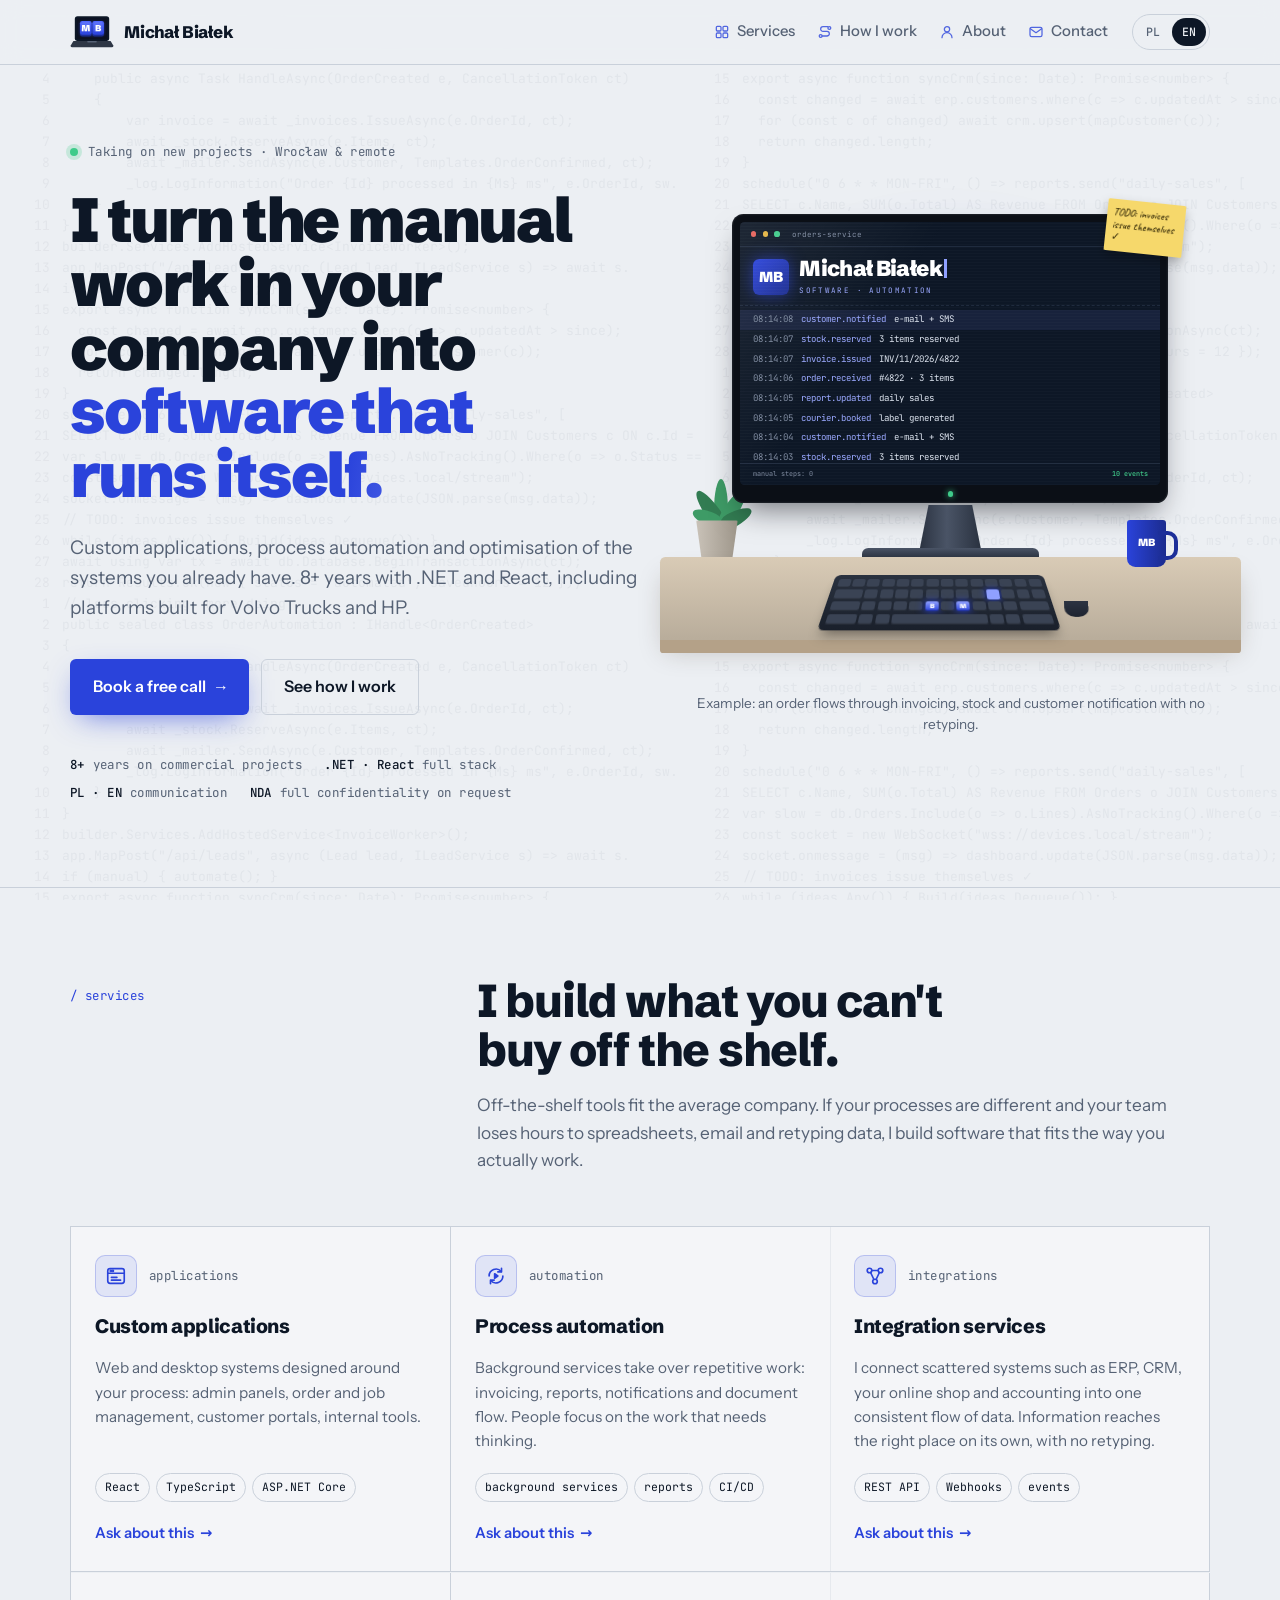
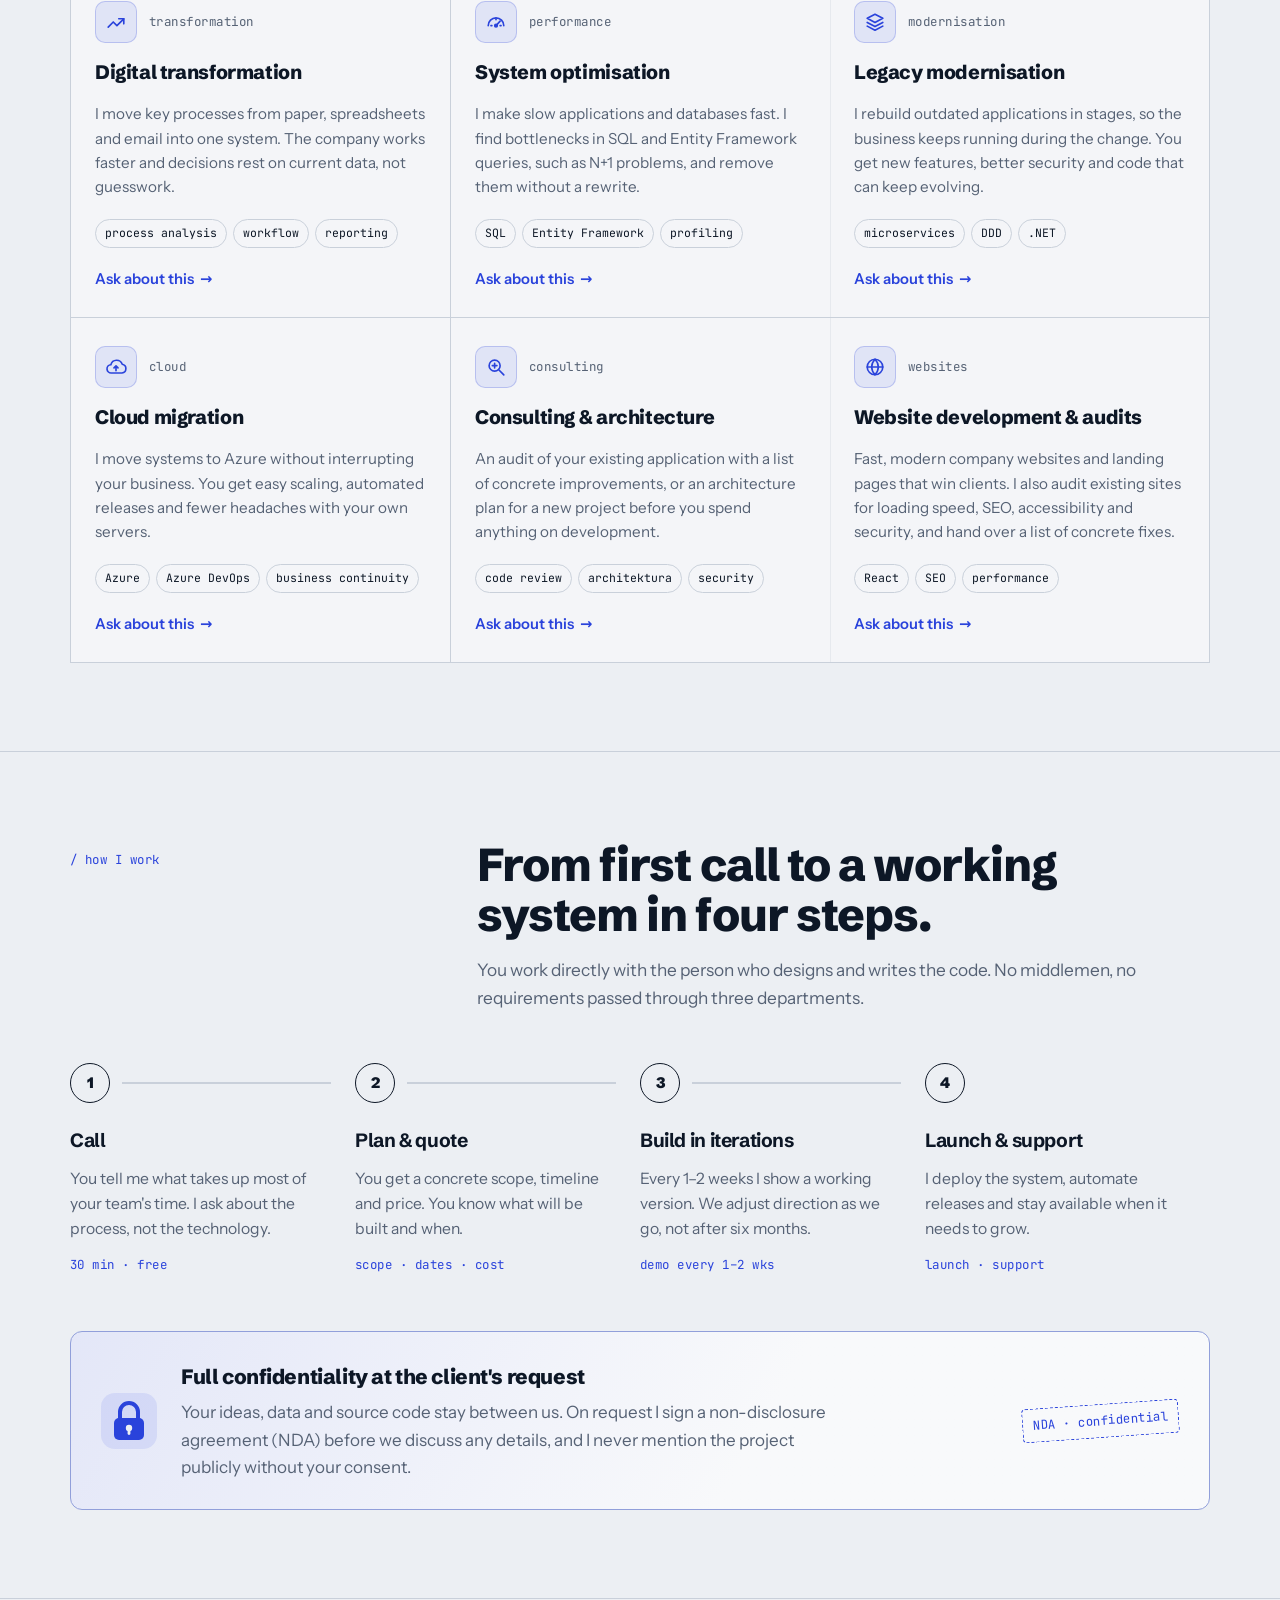
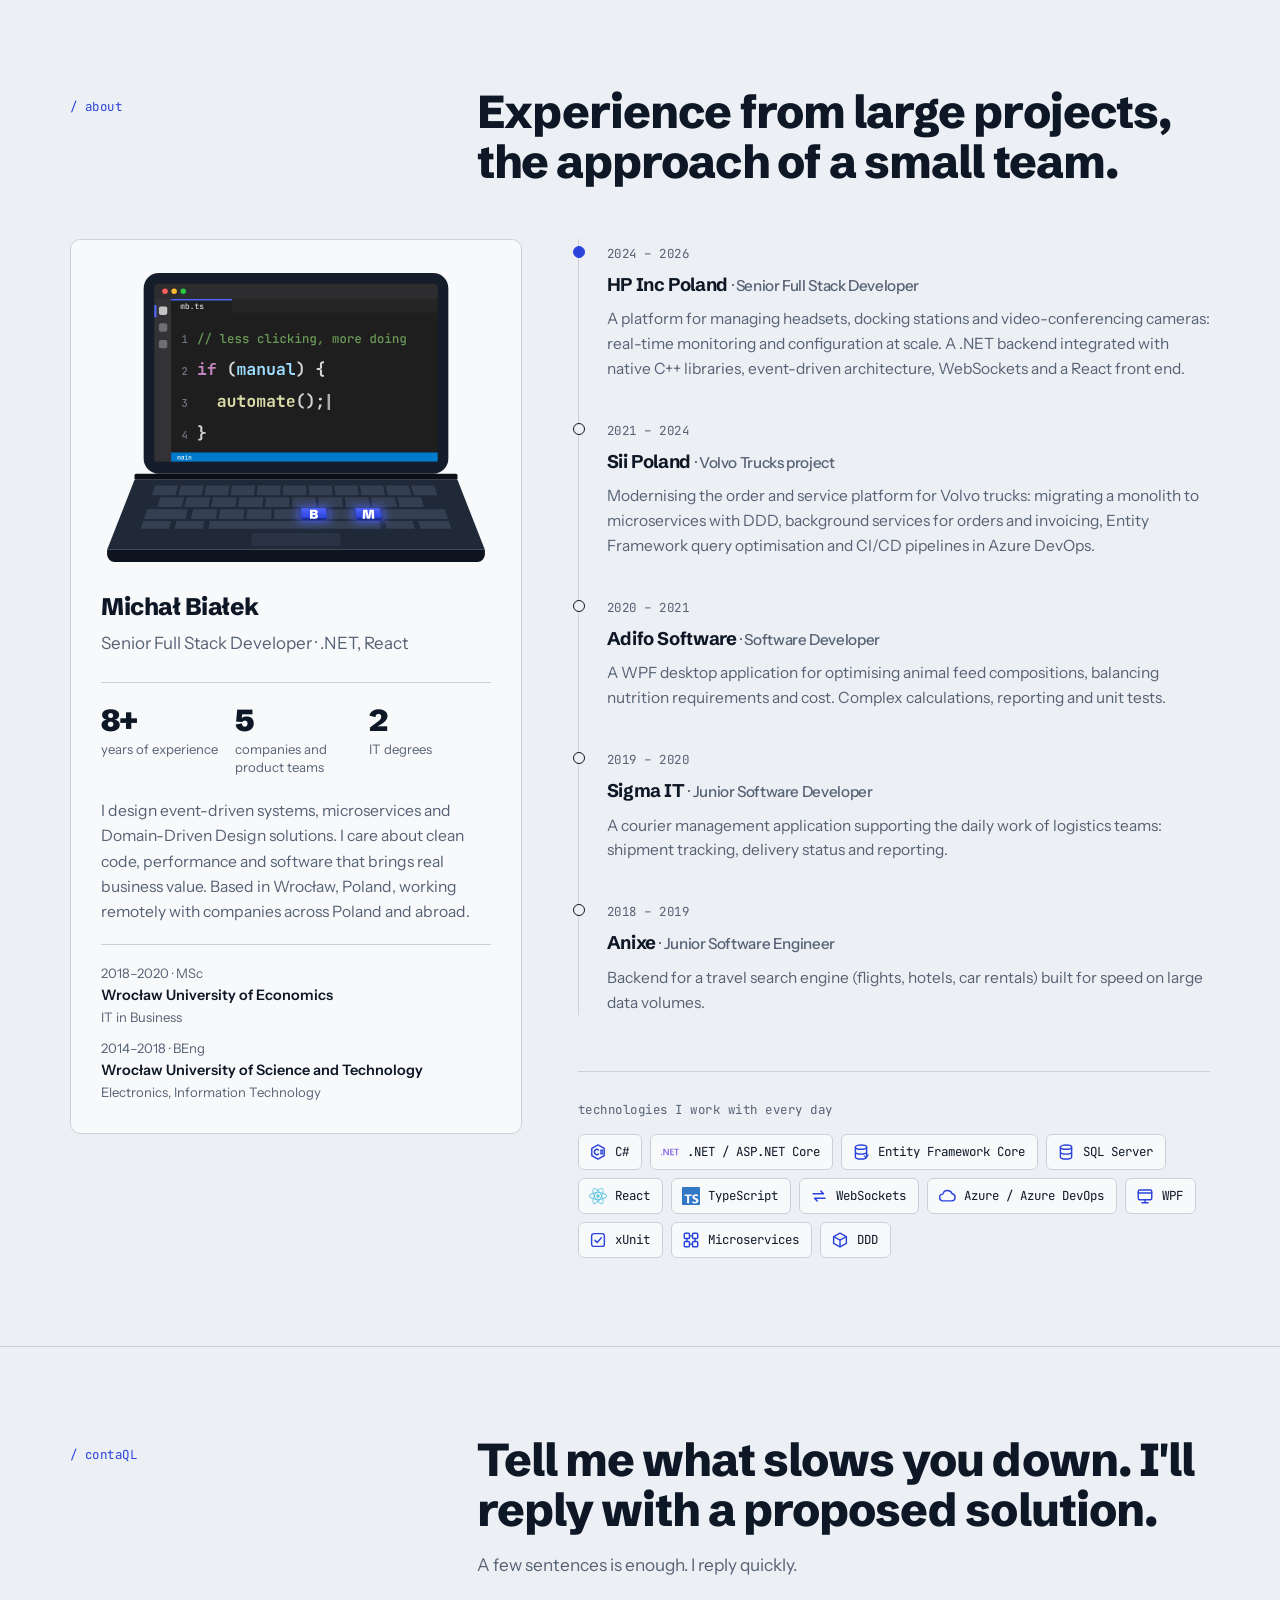
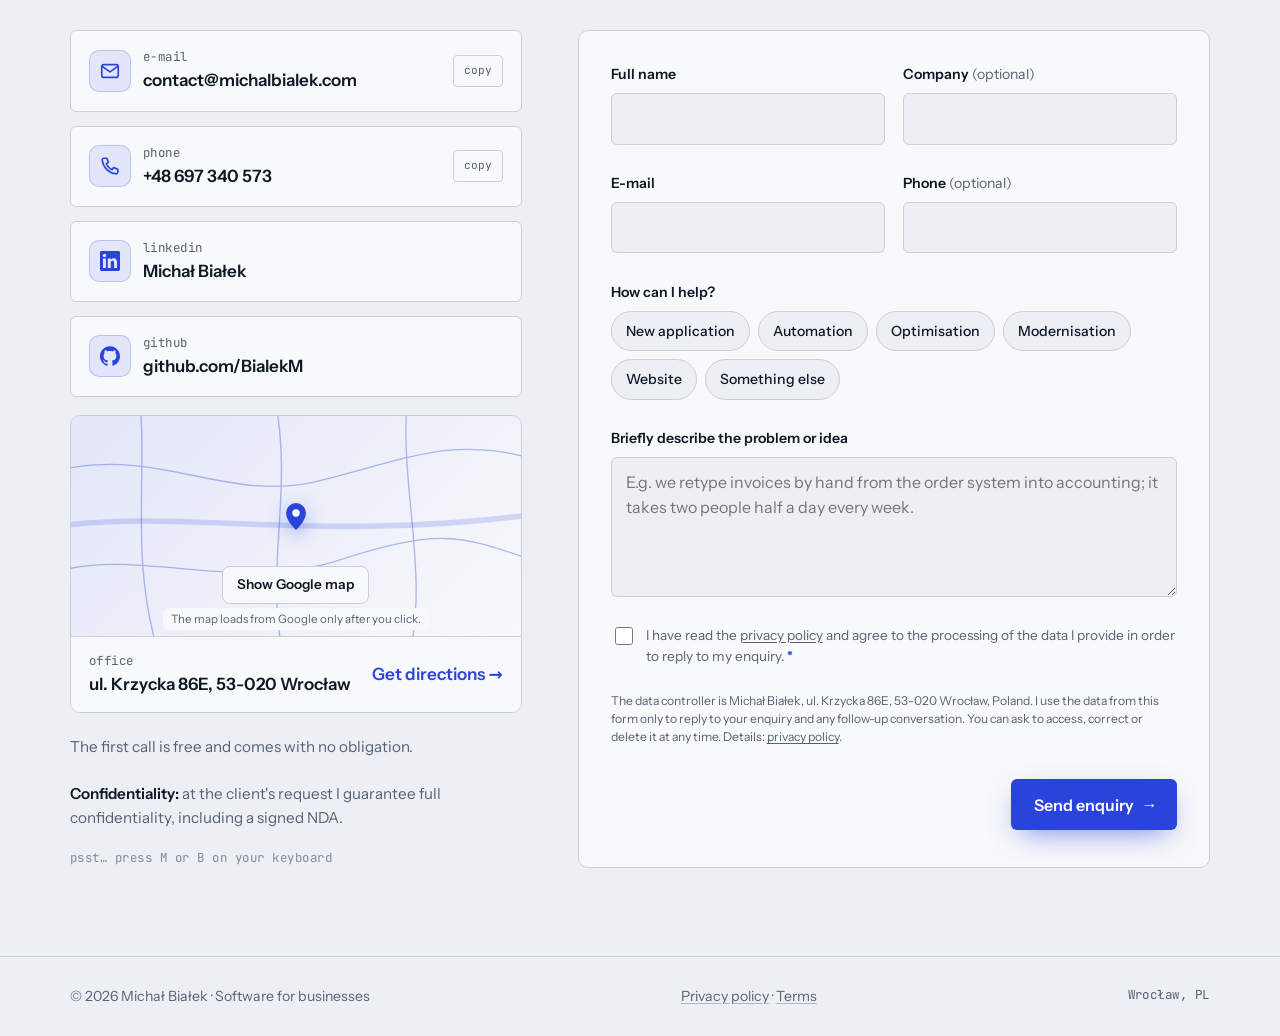
<file: en/index.html>
<!doctype html>
<html lang="en">
<head>
<meta charset="utf-8">
<meta name="viewport" content="width=device-width, initial-scale=1, viewport-fit=cover">
<title>Custom Software Development &amp; Process Automation – Wrocław, Poland | Michał Białek</title>
<meta name="description" content="Custom applications, process automation, system integrations and performance optimisation for businesses. Senior .NET &amp; React developer based in Wrocław, Poland, 8+ years of experience.">
<meta name="author" content="Michał Białek">
<meta name="robots" content="index, follow, max-image-preview:large">
<meta name="theme-color" content="#0A1019">
<link rel="canonical" href="https://michalbialek.com/en/">
<link rel="alternate" hreflang="pl" href="https://michalbialek.com/">
<link rel="alternate" hreflang="en" href="https://michalbialek.com/en/">
<link rel="alternate" hreflang="x-default" href="https://michalbialek.com/">
<meta property="og:type" content="website">
<meta property="og:site_name" content="Michał Białek">
<meta property="og:locale" content="en_GB">
<meta property="og:title" content="Michał Białek – software that runs itself">
<meta property="og:description" content="Custom applications, process automation, system integrations and performance optimisation for businesses. Senior .NET &amp; React developer based in Wrocław, Poland, 8+ years of experience.">
<meta property="og:url" content="https://michalbialek.com/en/">
<meta property="og:image" content="https://michalbialek.com/assets/og-en.png">
<meta property="og:image:width" content="1200">
<meta property="og:image:height" content="630">
<meta name="twitter:card" content="summary_large_image">
<meta name="twitter:title" content="Michał Białek – software that runs itself">
<meta name="twitter:description" content="Custom applications, process automation, system integrations and performance optimisation for businesses. Senior .NET &amp; React developer based in Wrocław, Poland, 8+ years of experience.">
<meta name="twitter:image" content="https://michalbialek.com/assets/og-en.png">
<link rel="icon" type="image/svg+xml" href="/assets/favicon.svg">
<link rel="icon" type="image/png" sizes="32x32" href="/assets/favicon-32.png">
<link rel="icon" href="/favicon.ico" sizes="any">
<link rel="apple-touch-icon" href="/assets/favicon-180.png">
<script type="application/ld+json">
{
 "@context": "https://schema.org",
 "@graph": [
  {
   "@type": "ProfessionalService",
   "@id": "https://michalbialek.com/#business",
   "name": "Michał Białek – Software",
   "url": "https://michalbialek.com/en/",
   "description": "Custom applications, process automation, system integrations and performance optimisation for businesses. Senior .NET & React developer based in Wrocław, Poland, 8+ years of experience.",
   "logo": "https://michalbialek.com/assets/favicon-512.png",
   "image": "https://michalbialek.com/assets/og-en.png",
   "email": "contact@michalbialek.com",
   "telephone": "+48697340573",
   "address": {
    "@type": "PostalAddress",
    "streetAddress": "ul. Krzycka 86E",
    "postalCode": "53-020",
    "addressLocality": "Wrocław",
    "addressRegion": "dolnośląskie",
    "addressCountry": "PL"
   },
   "areaServed": [
    {
     "@type": "City",
     "name": "Wrocław"
    },
    {
     "@type": "Country",
     "name": "Polska"
    },
    "Europe"
   ],
   "knowsLanguage": [
    "pl",
    "en"
   ],
   "founder": {
    "@id": "https://michalbialek.com/#person"
   },
   "sameAs": [
    "https://www.linkedin.com/in/micha%C5%82-bia%C5%82ek-720b90141/",
    "https://github.com/BialekM"
   ],
   "hasOfferCatalog": {
    "@type": "OfferCatalog",
    "name": "Services",
    "itemListElement": [
     {
      "@type": "Offer",
      "itemOffered": {
       "@type": "Service",
       "name": "Custom applications"
      }
     },
     {
      "@type": "Offer",
      "itemOffered": {
       "@type": "Service",
       "name": "Process automation"
      }
     },
     {
      "@type": "Offer",
      "itemOffered": {
       "@type": "Service",
       "name": "Integration services"
      }
     },
     {
      "@type": "Offer",
      "itemOffered": {
       "@type": "Service",
       "name": "Digital transformation"
      }
     },
     {
      "@type": "Offer",
      "itemOffered": {
       "@type": "Service",
       "name": "System optimisation"
      }
     },
     {
      "@type": "Offer",
      "itemOffered": {
       "@type": "Service",
       "name": "Legacy modernisation"
      }
     },
     {
      "@type": "Offer",
      "itemOffered": {
       "@type": "Service",
       "name": "Cloud migration"
      }
     },
     {
      "@type": "Offer",
      "itemOffered": {
       "@type": "Service",
       "name": "Consulting & architecture"
      }
     },
     {
      "@type": "Offer",
      "itemOffered": {
       "@type": "Service",
       "name": "Website development & audits"
      }
     }
    ]
   }
  },
  {
   "@type": "Person",
   "@id": "https://michalbialek.com/#person",
   "name": "Michał Białek",
   "jobTitle": "Senior Full Stack Developer",
   "url": "https://michalbialek.com/",
   "email": "contact@michalbialek.com",
   "address": {
    "@type": "PostalAddress",
    "addressLocality": "Wrocław",
    "addressCountry": "PL"
   },
   "alumniOf": [
    {
     "@type": "CollegeOrUniversity",
     "name": "Politechnika Wrocławska"
    },
    {
     "@type": "CollegeOrUniversity",
     "name": "Uniwersytet Ekonomiczny we Wrocławiu"
    }
   ],
   "knowsAbout": [
    "C#",
    ".NET",
    "ASP.NET Core",
    "React",
    "TypeScript",
    "SQL Server",
    "Entity Framework",
    "Azure",
    "Microservices",
    "Domain-Driven Design",
    "Process automation",
    "System integration"
   ],
   "sameAs": [
    "https://www.linkedin.com/in/micha%C5%82-bia%C5%82ek-720b90141/",
    "https://github.com/BialekM"
   ]
  },
  {
   "@type": "WebSite",
   "@id": "https://michalbialek.com/#website",
   "url": "https://michalbialek.com/",
   "name": "Michał Białek",
   "inLanguage": [
    "pl-PL",
    "en"
   ],
   "publisher": {
    "@id": "https://michalbialek.com/#business"
   }
  }
 ]
}
</script>
<style>[hidden]{display:none!important}body{margin:0}:root{padding-top:env(safe-area-inset-top,0px);padding-bottom:env(safe-area-inset-bottom,0px)}</style>
</head>
<body data-standalone="1">
<link rel="stylesheet" href="/assets/fonts/fonts.css">
<style>
/* Layout: lewa krawędź jak szyna zdarzeń; sekcje "podpięte" do niej mono-etykietami. Treść wyrównana do lewej, siatka 12 kolumn. */
:root{
  --bg:#ECEFF3; --surface:#F8F9FB; --ink:#0D1726; --muted:#566275; --line:#C9D0DA;
  --accent:#2A43DB; --accent-ink:#FFFFFF; --accent-soft:rgba(42,67,219,.10);
  --panel:#0D1726; --panel-ink:#DCE3EE; --panel-muted:#7F8BA0; --panel-line:#1F2B3E; --ok:#3FCB8A;
  --accent-hi:#8FA0FF; --desk:#D9CBB6; --desk-edge:#B4A188; --desk-shadow:rgba(60,45,25,.25); --bezel:#0B0F16; --leaf:#3E9B66;
  --f-display:"Schibsted Grotesk","Helvetica Neue",Arial,sans-serif;
  --f-body:"Instrument Sans",system-ui,-apple-system,"Segoe UI",sans-serif;
  --f-mono:"JetBrains Mono",ui-monospace,"SFMono-Regular",Menlo,Consolas,monospace;
  --maxw:1180px; --r:6px;
}
@media (prefers-color-scheme: dark){:root:not([data-theme="light"]){
  --bg:#0A1019; --surface:#111925; --ink:#E5EAF1; --muted:#8E9AAD; --line:#223047;
  --accent:#7D8DFF; --accent-ink:#0A1019; --accent-soft:rgba(125,141,255,.12);
  --panel:#060B12; --panel-ink:#DCE3EE; --panel-muted:#76839A; --panel-line:#1A2537; --ok:#3FCB8A; --accent-hi:#C3CCFF; --desk:#2A3549; --desk-edge:#1A2232; --desk-shadow:rgba(0,0,0,.5); --bezel:#05080D; --leaf:#3E9B66; color-scheme:dark}}
:root[data-theme="dark"]{
  --bg:#0A1019; --surface:#111925; --ink:#E5EAF1; --muted:#8E9AAD; --line:#223047;
  --accent:#7D8DFF; --accent-ink:#0A1019; --accent-soft:rgba(125,141,255,.12);
  --panel:#060B12; --panel-ink:#DCE3EE; --panel-muted:#76839A; --panel-line:#1A2537; --ok:#3FCB8A; --accent-hi:#C3CCFF; --desk:#2A3549; --desk-edge:#1A2232; --desk-shadow:rgba(0,0,0,.5); --bezel:#05080D; --leaf:#3E9B66; color-scheme:dark}

*{box-sizing:border-box}
html{scroll-behavior:smooth}
@media (prefers-reduced-motion:reduce){html{scroll-behavior:auto}*{animation:none!important;transition:none!important}}
body{background:var(--bg);color:var(--ink);font:400 17px/1.6 var(--f-body);-webkit-font-smoothing:antialiased}
body::before{content:"";position:fixed;inset:0 0 auto;height:env(safe-area-inset-top,0px);z-index:60;background:var(--bg)}
a{color:inherit}
:focus-visible{outline:2px solid var(--accent);outline-offset:3px;border-radius:2px}
.wrap{max-width:var(--maxw);margin:0 auto;padding-left:max(20px,env(safe-area-inset-left,0px));padding-right:max(20px,env(safe-area-inset-right,0px))}
h1,h2,h3{font-family:var(--f-display);text-wrap:balance;margin:0;letter-spacing:-.02em}
p{margin:0}
.mono{font-family:var(--f-mono);font-size:.78rem;letter-spacing:.04em}

/* header */
.top{position:sticky;top:env(safe-area-inset-top,0px);z-index:50;background:color-mix(in srgb,var(--bg) 88%,transparent);backdrop-filter:blur(10px);border-bottom:1px solid var(--line)}
.top .wrap{display:flex;align-items:center;gap:24px;padding-block:14px}
.brand{display:flex;align-items:center;gap:10px;text-decoration:none;font-family:var(--f-display);font-weight:800;font-size:1.05rem;letter-spacing:-.01em}
.mark{width:44px;height:44px;display:block;transition:transform .3s;margin:-6px 0}
.brand:hover .mark{transform:rotate(-6deg) scale(1.08)}
.nav{display:flex;gap:22px;margin-left:auto}
.nav a{text-decoration:none;color:var(--muted);font-size:.93rem;font-weight:500;display:inline-flex;align-items:center;gap:7px}
.nav a svg{color:var(--accent);opacity:.8;transition:transform .2s,opacity .2s}
.nav a:hover svg{opacity:1;transform:translateY(-1px) scale(1.1)}
.nav a:hover{color:var(--ink)}
.lang{display:flex;border:1px solid var(--line);border-radius:999px;padding:3px;gap:2px}
.lang button{all:unset;cursor:pointer;font-family:var(--f-mono);font-size:.72rem;font-weight:500;padding:5px 10px;border-radius:999px;color:var(--muted)}
.lang button[aria-pressed="true"]{background:var(--ink);color:var(--bg)}
.lang button:focus-visible{outline:2px solid var(--accent)}
@media (max-width:860px){.nav{display:none}.lang{margin-left:auto}}

/* buttons */
.btn{display:inline-flex;align-items:center;gap:10px;text-decoration:none;font-weight:600;font-size:1rem;padding:14px 22px;border-radius:var(--r);border:1px solid transparent;cursor:pointer;font-family:var(--f-body);transition:transform .15s ease,background .15s}
.btn-primary{background:var(--accent);color:var(--accent-ink)}
.btn-primary:hover{transform:translateY(-1px)}
.btn-ghost{border-color:var(--line);color:var(--ink);background:transparent}
.btn-ghost:hover{border-color:var(--ink)}
.btn .arr{font-family:var(--f-mono)}

/* hero */
.hero{overflow:clip}
.hero .wrap{display:grid;grid-template-columns:minmax(0,1.05fr) minmax(0,.95fr);gap:48px;align-items:center;padding-block:72px 84px}
.eyebrow{display:inline-flex;align-items:center;gap:10px;color:var(--muted);margin-bottom:26px}
.dot{width:8px;height:8px;border-radius:50%;background:var(--ok);box-shadow:0 0 0 4px color-mix(in srgb,var(--ok) 22%,transparent)}
.hero h1{font-size:clamp(2.3rem,4.9vw,3.9rem);line-height:1.02;font-weight:900;letter-spacing:-.035em}
.hero h1 em{font-style:normal;color:var(--accent)}
.lede{margin-top:26px;font-size:1.18rem;color:var(--muted);max-width:36em}
.ctas{display:flex;flex-wrap:wrap;gap:12px;margin-top:36px}
.trust{margin-top:40px;display:flex;flex-wrap:wrap;gap:8px 22px;color:var(--muted)}
.trust b{color:var(--ink);font-weight:500}

/* background canvas */
#bg{position:fixed;inset:0;width:100%;height:100%;z-index:0;pointer-events:none}
.top,main,footer{position:relative;z-index:1}
.top{z-index:50}

/* hero title shimmer */
.hero h1 em{background:linear-gradient(100deg,var(--accent) 0%,var(--accent) 38%,var(--accent-hi) 50%,var(--accent) 62%,var(--accent) 100%);background-size:250% 100%;-webkit-background-clip:text;background-clip:text;color:transparent;animation:shine 5s ease-in-out infinite}
@keyframes shine{0%{background-position:100% 0}60%,100%{background-position:0 0}}

/* desk scene */
.scene{position:relative;width:100%;max-width:640px;margin-inline:auto;aspect-ratio:100/90;container-type:inline-size;perspective:1400px}
.rig{position:absolute;inset:0;transform-style:preserve-3d;transition:transform .25s ease-out;will-change:transform}
.halo{position:absolute;left:10cqw;top:2cqw;width:80cqw;height:50cqw;border-radius:50%;background:radial-gradient(closest-side,color-mix(in srgb,var(--accent) 45%,transparent),transparent);filter:blur(5cqw);opacity:.55;animation:breathe 6s ease-in-out infinite}
@keyframes breathe{50%{opacity:.85;transform:scale(1.05)}}
.monitor{position:absolute;left:8cqw;top:2cqw;width:84cqw}
.bezel{position:relative;background:var(--bezel);border-radius:2.2cqw;padding:1.5cqw 1.5cqw 3.6cqw;box-shadow:0 3cqw 6cqw -2cqw rgba(5,8,14,.55),inset 0 0 0 .25cqw rgba(255,255,255,.06)}
.bezel::after{content:"";position:absolute;bottom:1.3cqw;left:50%;width:1cqw;height:1cqw;margin-left:-.5cqw;border-radius:50%;background:var(--ok);box-shadow:0 0 1.2cqw var(--ok)}
.screen{position:relative;aspect-ratio:16/10;background:var(--panel);border-radius:.8cqw;overflow:hidden;display:flex;flex-direction:column;color:var(--panel-ink);font-family:var(--f-mono)}
.screen::after{content:"";position:absolute;inset:0;pointer-events:none;background:linear-gradient(125deg,rgba(255,255,255,.07) 0%,rgba(255,255,255,0) 35%),repeating-linear-gradient(0deg,rgba(255,255,255,.018) 0 1px,transparent 1px 3px)}
.os-bar{display:flex;align-items:center;gap:1.2cqw;padding:1.1cqw 2cqw;border-bottom:1px solid var(--panel-line);color:var(--panel-muted);font-size:1.45cqw}
.os-bar i{display:block;width:1.1cqw;height:1.1cqw;border-radius:50%;background:var(--panel-line)}
.os-bar i:first-child{background:#E5605A}.os-bar i:nth-child(2){background:#E3B341}.os-bar i:nth-child(3){background:#3FCB8A}
.os-bar .ttl{margin-left:1cqw}
.os-bar .live{margin-left:auto;display:flex;align-items:center;gap:.8cqw;color:var(--ok)}
.os-bar .live::before{content:"";width:.9cqw;height:.9cqw;border-radius:50%;background:var(--ok);animation:pulse 1.6s infinite}
@keyframes pulse{50%{opacity:.25}}
.bs{display:flex;align-items:center;gap:2cqw;padding:2.2cqw 2.4cqw 1.6cqw;border-bottom:1px dashed var(--panel-line)}
.bs-logo{width:7cqw;height:7cqw;border-radius:1.2cqw;display:grid;place-items:center;font-family:var(--f-display);font-weight:900;font-size:2.8cqw;color:#fff;background:linear-gradient(135deg,var(--accent),#1B2C8F);box-shadow:0 0 3cqw color-mix(in srgb,var(--accent) 60%,transparent)}
.bs-name{font-family:var(--f-display);font-weight:900;font-size:4.2cqw;letter-spacing:-.03em;line-height:1;color:#fff}
.bs-name .caret{display:inline-block;width:.45cqw;height:3.6cqw;margin-left:.5cqw;background:var(--accent-hi);vertical-align:-.3cqw;animation:blink 1s steps(1) infinite}
@keyframes blink{50%{opacity:0}}
.bs-sub{margin-top:.9cqw;font-size:1.45cqw;letter-spacing:.18em;text-transform:uppercase;color:#9AA8FF}
#log{list-style:none;margin:0;padding:.8cqw 0;flex:1;overflow:hidden}
#log li{display:grid;grid-template-columns:auto auto 1fr;gap:1.6cqw;padding:.5cqw 2.4cqw;white-space:nowrap;font-size:1.75cqw;animation:in .45s ease both}
#log li .t{color:var(--panel-muted)}
#log li .e{color:#9AA8FF}
#log li .v{color:var(--panel-ink);overflow:hidden;text-overflow:ellipsis}
#log li.new{background:rgba(125,141,255,.10)}
@keyframes in{from{opacity:0;transform:translateY(-6px)}to{opacity:1;transform:none}}
.log-foot{display:flex;justify-content:space-between;gap:2cqw;padding:1cqw 2.4cqw;border-top:1px solid var(--panel-line);color:var(--panel-muted);font-size:1.3cqw}
.log-foot b{color:var(--ok);font-weight:500}
.sticky{position:absolute;right:-3cqw;top:-2.4cqw;width:15cqw;padding:1.4cqw 1.2cqw;background:#F6D86B;color:#3B300B;font-family:"Caveat","Comic Sans MS",cursive;font-size:2.1cqw;line-height:1.15;transform:rotate(6deg) translateZ(30px);box-shadow:0 1cqw 2cqw rgba(0,0,0,.25);border-radius:.3cqw}
.neck{position:absolute;left:44cqw;top:58cqw;width:12cqw;height:9cqw;background:linear-gradient(90deg,#2A3240,#4A5466 45%,#2A3240);clip-path:polygon(15% 0,85% 0,100% 100%,0 100%)}
.foot{position:absolute;left:33cqw;top:66.4cqw;width:34cqw;height:2.4cqw;border-radius:1.2cqw 1.2cqw .4cqw .4cqw;background:linear-gradient(#4A5466,#232A36)}
.desk{position:absolute;left:-6cqw;right:-6cqw;top:68cqw;height:16cqw;background:linear-gradient(180deg,var(--desk) 0%,color-mix(in srgb,var(--desk) 85%,#000) 100%);border-radius:1cqw 1cqw 0 0;box-shadow:0 3cqw 5cqw -1cqw var(--desk-shadow)}
.desk::after{content:"";position:absolute;left:0;right:0;bottom:-2.6cqw;height:2.6cqw;background:var(--desk-edge);border-radius:0 0 .6cqw .6cqw}
.kb{position:absolute;left:28cqw;top:71.5cqw;width:40cqw;padding:.9cqw;border-radius:1cqw;background:linear-gradient(#2A3240,#1A202B);display:grid;grid-template-columns:repeat(14,1fr);gap:.45cqw;transform:perspective(60cqw) rotateX(42deg);transform-origin:50% 0;box-shadow:0 1.5cqw 2cqw -1cqw rgba(0,0,0,.45)}
.kb span{height:2cqw;border-radius:.35cqw;background:#3A4354;box-shadow:inset 0 -.25cqw 0 rgba(0,0,0,.35);transition:background .25s,box-shadow .25s}
.kb span.w2{grid-column:span 2}.kb span.w6{grid-column:span 6}
.kb span.hit{background:var(--accent-hi);box-shadow:0 0 1.4cqw var(--accent);transition:none}
.mouse{position:absolute;left:72cqw;top:73cqw;width:4.6cqw;height:7cqw;border-radius:2.3cqw 2.3cqw 2cqw 2cqw;background:linear-gradient(#3A4354,#1E2430);transform:perspective(60cqw) rotateX(40deg)}
.mug{position:absolute;left:84cqw;top:61cqw;width:7.5cqw;height:9cqw;border-radius:.6cqw .6cqw 1.6cqw 1.6cqw;background:linear-gradient(90deg,var(--accent),color-mix(in srgb,var(--accent) 65%,#000));display:grid;place-items:center;color:#fff;font-family:var(--f-display);font-weight:900;font-size:2cqw}
.mug::after{content:"";position:absolute;right:-2.4cqw;top:2cqw;width:3cqw;height:4cqw;border:.9cqw solid color-mix(in srgb,var(--accent) 70%,#000);border-left:none;border-radius:0 2cqw 2cqw 0}
.steam{position:absolute;bottom:100%;width:1.2cqw;height:6cqw;border-radius:50%;background:linear-gradient(transparent,color-mix(in srgb,var(--muted) 45%,transparent));filter:blur(.6cqw);animation:steam 3.2s ease-in-out infinite;opacity:0}
.steam:nth-child(1){left:1.6cqw}.steam:nth-child(2){left:3.3cqw;animation-delay:1s}.steam:nth-child(3){left:5cqw;animation-delay:2s}
@keyframes steam{0%{transform:translateY(1cqw) scaleY(.6);opacity:0}40%{opacity:.8}100%{transform:translateY(-5cqw) scaleY(1.2) translateX(1cqw);opacity:0}}
.plant{position:absolute;left:-1cqw;top:48cqw;width:12cqw;height:21cqw}
.pot{position:absolute;bottom:0;left:2cqw;width:8cqw;height:8cqw;background:linear-gradient(90deg,#C9C2B8,#9E968A);clip-path:polygon(0 0,100% 0,86% 100%,14% 100%);border-radius:.4cqw}
.leaf{position:absolute;bottom:7cqw;left:5.4cqw;width:2.8cqw;height:9cqw;background:var(--leaf);border-radius:50% 50% 50% 50%/70% 70% 30% 30%;transform-origin:50% 100%;animation:sway 5s ease-in-out infinite}
.leaf:nth-child(2){transform:rotate(-35deg);height:8cqw;background:color-mix(in srgb,var(--leaf) 80%,#000)}
.leaf:nth-child(3){transform:rotate(32deg);height:8.5cqw}
.leaf:nth-child(4){transform:rotate(-65deg);height:6cqw}
.leaf:nth-child(5){transform:rotate(62deg);height:6.5cqw;background:color-mix(in srgb,var(--leaf) 80%,#000)}
@keyframes sway{50%{translate:.4cqw 0}}
.log-cap{margin-top:22px;color:var(--muted);font-size:.85rem;text-align:center}

/* services grid: 4 columns */
section .services{grid-template-columns:repeat(3,minmax(0,1fr))}
section .svc{padding:28px 24px 26px}
section .svc h3{font-size:1.22rem}
.svc p{font-size:.95rem;flex:1}
.svc .more{margin-top:6px;font-weight:600;font-size:.92rem;color:var(--accent);text-decoration:none;display:inline-flex;gap:6px;align-items:center}
.svc .more .arr{transition:transform .2s}
.svc .more:hover .arr{transform:translateX(4px)}
@media (max-width:980px){section .services{grid-template-columns:repeat(2,minmax(0,1fr))}}
@media (max-width:640px){section .services{grid-template-columns:1fr}}
.svc{transform-style:preserve-3d;will-change:transform}

/* NDA callout */
.nda{margin-top:56px;display:grid;grid-template-columns:auto minmax(0,1fr) auto;gap:24px;align-items:center;padding:28px 30px;border-radius:12px;border:1px solid color-mix(in srgb,var(--accent) 35%,var(--line));background:linear-gradient(120deg,color-mix(in srgb,var(--accent) 10%,var(--surface)),var(--surface) 60%);position:relative;overflow:hidden}
.nda::after{content:"";position:absolute;inset:0;background:linear-gradient(100deg,transparent 30%,color-mix(in srgb,var(--accent) 14%,transparent) 50%,transparent 70%);transform:translateX(-100%);animation:sweep 6s ease-in-out infinite;pointer-events:none}
@keyframes sweep{60%,100%{transform:translateX(100%)}}
.nda .lock{color:var(--accent);width:56px;height:56px;border-radius:14px;display:grid;place-items:center;background:var(--accent-soft)}
.nda h3{font-size:1.3rem;font-weight:800;margin-bottom:6px}
.nda p{color:var(--muted);max-width:60ch}
.nda-tag{color:var(--accent);border:1px dashed var(--accent);padding:6px 10px;border-radius:4px;transform:rotate(-4deg);white-space:nowrap}
@media (max-width:760px){.nda{grid-template-columns:auto minmax(0,1fr)}.nda-tag{display:none}}
.lockline b{color:var(--ink)}
.egg{color:var(--muted);opacity:.7;margin-top:4px}

/* logo rotator in about card */
.logo-rot{position:relative;aspect-ratio:256/200;max-width:100%;margin:-6px 0 6px}
.logo-rot img{position:absolute;inset:0;width:100%;height:100%;opacity:0;transition:opacity .8s ease,transform .8s ease;transform:translateY(6px)}
.logo-rot img.ciemne{display:none}
.logo-rot img.on{opacity:1;transform:none}
@media (prefers-color-scheme: dark){:root:not([data-theme="light"]) .logo-rot img.jasne{display:none}:root:not([data-theme="light"]) .logo-rot img.ciemne{display:block}}
:root[data-theme="dark"] .logo-rot img.jasne{display:none}
:root[data-theme="dark"] .logo-rot img.ciemne{display:block}

/* M/B keys on desk keyboard */
.kb span.mb{background:linear-gradient(var(--accent-hi),var(--accent));box-shadow:0 0 1.6cqw var(--accent),inset 0 -.25cqw 0 rgba(0,0,0,.3);color:#fff;font:900 1.2cqw/2cqw var(--f-display);text-align:center;cursor:pointer;animation:keyglow 2.4s ease-in-out infinite}
.kb span.mb.hit{background:#fff;color:var(--accent)}
@keyframes keyglow{50%{box-shadow:0 0 2.6cqw var(--accent-hi),inset 0 -.25cqw 0 rgba(0,0,0,.3)}}
.rig .kb{pointer-events:auto}

/* scroll progress, cursor glow, fireworks */
#progress{position:fixed;left:0;top:env(safe-area-inset-top,0px);height:3px;width:100%;transform-origin:0 50%;transform:scaleX(0);background:linear-gradient(90deg,var(--accent),var(--accent-hi));z-index:70}
#glow{position:fixed;left:0;top:0;width:520px;height:520px;margin:-260px 0 0 -260px;border-radius:50%;pointer-events:none;z-index:0;background:radial-gradient(closest-side,color-mix(in srgb,var(--accent) 14%,transparent),transparent);opacity:0;transition:opacity .4s}
#fx{position:fixed;inset:0;width:100%;height:100%;pointer-events:none;z-index:80}
.decode{font-variant-ligatures:none}


/* icons */
.ico{flex:none;width:42px;height:42px;border-radius:10px;display:grid;place-items:center;color:var(--accent);background:var(--accent-soft);border:1px solid color-mix(in srgb,var(--accent) 22%,transparent);transition:transform .25s,background .25s,color .25s}
.svc-top{display:flex;align-items:center;gap:12px}
.svc:hover .ico{background:var(--accent);color:var(--accent-ink);transform:rotate(-6deg) scale(1.06)}
.direct .row{justify-content:flex-start}
.direct .row .rtxt{flex:1;min-width:0}
.direct .row:hover .ico{background:var(--accent);color:var(--accent-ink)}
.direct .row{transition:border-color .2s,transform .2s}
.direct .row:hover{border-color:var(--accent);transform:translateX(3px)}
/* map */
.map{position:relative;border:1px solid var(--line);border-radius:10px;overflow:hidden;background:var(--surface);margin-top:4px}
.map iframe{display:block;width:100%;height:220px;border:0;position:relative;z-index:1}
.map-fallback{position:absolute;inset:0 0 auto;height:220px;color:var(--accent);background:linear-gradient(135deg,var(--accent-soft),transparent)}
.map-fallback svg{width:100%;height:100%;display:block}
.map-fallback .pin{position:absolute;left:50%;top:50%;transform:translate(-50%,-80%);color:var(--accent);filter:drop-shadow(0 6px 10px color-mix(in srgb,var(--accent) 40%,transparent));animation:drop 2.4s ease-in-out infinite}
@keyframes drop{50%{transform:translate(-50%,-95%)}}
.map:not(:has(iframe))::before{content:"";display:block;height:220px}
.map-bar{position:relative;z-index:2;display:flex;align-items:center;justify-content:space-between;gap:12px;padding:14px 18px;border-top:1px solid var(--line);background:var(--surface)}
.map-bar .rtxt{display:flex;flex-direction:column;min-width:0}
.map-bar .mono{color:var(--muted)}
.map-link{font-weight:600;color:var(--accent);text-decoration:none;white-space:nowrap}
/* spotlight on services */
.svc{position:relative;overflow:hidden;background:color-mix(in srgb,var(--surface) 62%,transparent)}
.svc::before{content:"";position:absolute;inset:0;pointer-events:none;opacity:0;transition:opacity .3s;background:radial-gradient(420px circle at var(--mx,50%) var(--my,50%),color-mix(in srgb,var(--accent) 16%,transparent),transparent 60%)}
.svc:hover::before{opacity:1}
.svc > *{position:relative}
.btn-primary{box-shadow:0 10px 30px -10px color-mix(in srgb,var(--accent) 70%,transparent)}
.step .n b{transition:background .2s,color .2s,transform .2s}
.step:hover .n b{background:var(--accent);color:var(--accent-ink);border-color:var(--accent);transform:scale(1.08)}
@media (max-width:920px){.hero .wrap{grid-template-columns:1fr;gap:40px;padding-block:48px 64px}}

/* sections */
section.band{border-top:1px solid var(--line)}
section.band > .wrap{padding-block:88px}
.sec-head{display:grid;grid-template-columns:minmax(0,4fr) minmax(0,8fr);gap:40px;margin-bottom:52px}
.sec-head .mono{color:var(--accent);padding-top:10px}
.sec-head h2{font-size:clamp(1.9rem,3.6vw,2.9rem);line-height:1.08;font-weight:800}
.sec-head p{margin-top:16px;color:var(--muted);max-width:40em;font-size:1.08rem}
@media (max-width:760px){.sec-head{grid-template-columns:1fr;gap:12px}section.band > .wrap{padding-block:64px}}

/* services */
.services{display:grid;grid-template-columns:repeat(2,minmax(0,1fr));border-top:1px solid var(--line);border-left:1px solid var(--line)}
.svc{padding:34px 32px 36px;border-right:1px solid var(--line);border-bottom:1px solid var(--line);display:flex;flex-direction:column;gap:14px;min-width:0;transition:background .2s}
.svc:hover{background:var(--surface)}
.svc .mono{color:var(--muted)}
.svc h3{font-size:1.45rem;font-weight:800}
.svc p{color:var(--muted)}
.svc ul{margin:6px 0 0;padding:0;list-style:none;display:flex;flex-wrap:wrap;gap:6px}
.svc li{font-family:var(--f-mono);font-size:.72rem;padding:4px 9px;border:1px solid var(--line);border-radius:999px;color:var(--ink)}
@media (max-width:760px){.services{grid-template-columns:1fr}.svc{padding:28px 22px}}

/* process */
.steps{display:grid;grid-template-columns:repeat(4,minmax(0,1fr));gap:0;counter-reset:s}
.step{position:relative;padding:0 24px 0 0;min-width:0}
.step .n{display:flex;align-items:center;gap:12px;margin-bottom:22px}
.step .n b{font-family:var(--f-display);font-weight:900;font-size:.95rem;width:40px;height:40px;border-radius:50%;display:grid;place-items:center;border:1.5px solid var(--ink);background:var(--bg);flex:none}
.step .n::after{content:"";flex:1;height:1.5px;background:var(--line)}
.step:last-child .n::after{display:none}
.step h3{font-size:1.2rem;font-weight:700;margin-bottom:10px}
.step p{color:var(--muted);font-size:.98rem}
.step .mono{display:block;margin-top:14px;color:var(--accent)}
@media (max-width:900px){.steps{grid-template-columns:repeat(2,minmax(0,1fr));gap:40px 0}.step:nth-child(2) .n::after{display:none}}
@media (max-width:520px){.steps{grid-template-columns:1fr}.step .n::after{display:none}}

/* about */
.about{display:grid;grid-template-columns:minmax(0,5fr) minmax(0,7fr);gap:56px}
.about-card{background:var(--surface);border:1px solid var(--line);border-radius:10px;padding:30px;align-self:start;position:sticky;top:96px}
.monogram{width:64px;height:64px;border-radius:8px;background:var(--ink);color:var(--bg);display:grid;place-items:center;font-family:var(--f-display);font-weight:900;font-size:1.5rem;letter-spacing:-.04em}
.about-card h3{margin-top:20px;font-size:1.5rem;font-weight:800}
.about-card .role{color:var(--muted);margin-top:4px}
.facts{margin:24px 0 0;display:grid;grid-template-columns:repeat(3,minmax(0,1fr));gap:12px;border-top:1px solid var(--line);padding-top:22px}
.facts dt{font-family:var(--f-display);font-weight:900;font-size:1.9rem;letter-spacing:-.03em;line-height:1;font-variant-numeric:tabular-nums}
.facts dd{margin:6px 0 0;color:var(--muted);font-size:.82rem;line-height:1.35}
.about-card .bio{margin-top:22px;color:var(--muted);font-size:.98rem}
.edu{margin-top:20px;padding-top:18px;border-top:1px solid var(--line);display:grid;gap:10px;font-size:.9rem}
.edu span{display:block;color:var(--muted);font-size:.82rem}
.timeline{list-style:none;margin:0;padding:0;border-left:1.5px solid var(--line)}
.timeline li{position:relative;padding:0 0 34px 28px}
.timeline li:last-child{padding-bottom:0}
.timeline li::before{content:"";position:absolute;left:-6px;top:7px;width:10px;height:10px;border-radius:50%;background:var(--bg);border:1.5px solid var(--ink)}
.timeline li:first-child::before{background:var(--accent);border-color:var(--accent)}
.timeline .when{color:var(--muted)}
.timeline h3{font-size:1.15rem;font-weight:700;margin-top:4px}
.timeline h3 span{font-weight:500;color:var(--muted);font-family:var(--f-body);font-size:.95rem}
.timeline p{margin-top:8px;color:var(--muted);font-size:.97rem;max-width:40em}
.stack{margin-top:56px;padding-top:28px;border-top:1px solid var(--line)}
.stack .mono{color:var(--muted);margin-bottom:14px;display:block}
.stack ul{list-style:none;margin:0;padding:0;display:flex;flex-wrap:wrap;gap:8px}
.stack li{display:inline-flex;align-items:center;gap:8px;font-family:var(--f-mono);font-size:.78rem;padding:7px 12px 7px 10px;background:var(--surface);border:1px solid var(--line);border-radius:6px;color:var(--ink);transition:transform .2s,border-color .2s,box-shadow .2s}
.stack li svg{flex:none;color:var(--accent)}
.stack li:hover{transform:translateY(-2px);border-color:var(--accent);box-shadow:0 8px 18px -10px color-mix(in srgb,var(--accent) 60%,transparent)}
@media (max-width:900px){.about{grid-template-columns:1fr;gap:44px}.about-card{position:static}}

/* contact */
.contact{display:grid;grid-template-columns:minmax(0,5fr) minmax(0,7fr);gap:56px}
.direct{display:grid;gap:14px;align-content:start}
.direct .row{display:flex;align-items:center;justify-content:space-between;gap:12px;padding:16px 18px;border:1px solid var(--line);border-radius:var(--r);background:var(--surface);min-width:0}
.direct .row div{min-width:0}
.direct .row .mono{color:var(--muted);display:block}
.direct .row a,.direct .row .val{font-weight:600;text-decoration:none;overflow-wrap:anywhere}
@media (max-width:440px){.direct .row{padding:14px;gap:12px}.direct .row a{font-size:.9rem}.direct .ico{width:36px;height:36px}}
@media (pointer:coarse){.egg{display:none}}
.direct .row a:hover{color:var(--accent)}
.copy{all:unset;cursor:pointer;font-family:var(--f-mono);font-size:.7rem;padding:6px 10px;border:1px solid var(--line);border-radius:4px;color:var(--muted);flex:none}
.copy:hover{color:var(--ink);border-color:var(--ink)}
.copy:focus-visible{outline:2px solid var(--accent)}
.promise{margin-top:8px;color:var(--muted);font-size:.95rem}
form{background:var(--surface);border:1px solid var(--line);border-radius:10px;padding:32px;display:grid;grid-template-columns:1fr 1fr;gap:18px}
.f{display:flex;flex-direction:column;gap:7px;min-width:0}
.f.full{grid-column:1/-1}
label{font-size:.88rem;font-weight:600}
label .opt{font-weight:400;color:var(--muted)}
input,select,textarea{font:inherit;font-size:1rem;color:var(--ink);background:var(--bg);border:1px solid var(--line);border-radius:var(--r);padding:12px 14px;width:100%}
input:focus,select:focus,textarea:focus{outline:none;border-color:var(--accent);box-shadow:0 0 0 3px var(--accent-soft)}
textarea{min-height:140px;resize:vertical}
.chips{display:flex;flex-wrap:wrap;gap:8px}
.chips input{position:absolute;opacity:0;width:1px;height:1px}
.chips label{font-weight:500;font-size:.88rem;padding:8px 14px;border:1px solid var(--line);border-radius:999px;cursor:pointer;background:var(--bg)}
.chips input:checked + label{background:var(--ink);color:var(--bg);border-color:var(--ink)}
.chips input:focus-visible + label{outline:2px solid var(--accent);outline-offset:2px}
.consent{display:flex;flex-direction:row;gap:10px;align-items:flex-start;font-size:.85rem;color:var(--muted);font-weight:400}
.consent a,.gdpr a,.flinks a{color:inherit;text-decoration:underline;text-underline-offset:2px}
.consent .req{color:var(--accent)}
.gdpr{grid-column:1/-1;margin:-4px 0 0;font-size:.76rem;line-height:1.5;color:var(--muted)}
.flinks a{text-decoration-color:color-mix(in srgb,currentColor 40%,transparent)}
.flinks a:hover{color:var(--ink)}
.map-load{position:absolute;left:50%;top:150px;transform:translateX(-50%);z-index:3;display:flex;flex-direction:column;align-items:center;gap:4px;text-align:center;width:max-content;max-width:90%}
.map-load button{font:inherit;font-weight:600;font-size:.85rem;padding:7px 14px;border-radius:8px;border:1px solid var(--line);background:var(--surface);color:var(--ink);cursor:pointer}
.map-load button:hover{border-color:var(--accent);color:var(--accent)}
.map-load small{font-size:.72rem;color:var(--muted);background:var(--surface);padding:2px 8px;border-radius:6px}
.map:has(iframe) .map-load{display:none}
.consent input{width:18px;height:18px;flex:none;margin-top:2px;accent-color:var(--accent)}
.form-foot{grid-column:1/-1;display:flex;flex-wrap:wrap;align-items:center;gap:16px;justify-content:space-between}
.status{font-size:.92rem;color:var(--muted);flex:1 1 240px}
.status.ok{color:var(--ink)}
.status.err{color:#D14343}
.hp{position:absolute;left:-9999px}
@media (max-width:900px){.contact{grid-template-columns:1fr;gap:40px}}
@media (max-width:560px){form{grid-template-columns:1fr;padding:22px}}

footer{border-top:1px solid var(--line)}
footer .wrap{display:flex;flex-wrap:wrap;justify-content:space-between;gap:12px;padding-block:28px;color:var(--muted);font-size:.88rem}
</style>

<canvas id="bg" aria-hidden="true"></canvas>
<div id="glow" aria-hidden="true"></div>
<div id="progress" aria-hidden="true"></div>
<canvas id="fx" aria-hidden="true"></canvas>
<header class="top">
  <div class="wrap">
    <a class="brand" href="#start"><svg class="mark" aria-hidden="true" xmlns="http://www.w3.org/2000/svg" viewBox="0 0 64 64" xmlns:c2pa="http://c2pa.org/manifest">
<defs><linearGradient id="hdr" x1="0" y1="0" x2="0" y2="1"><stop offset="0" stop-color="#4F66FF"/><stop offset="1" stop-color="#2A43DB"/></linearGradient><filter id="hdrg" x="-50%" y="-50%" width="200%" height="200%"><feGaussianBlur stdDeviation="2"/></filter></defs>
<rect x="7" y="9" width="50" height="36" rx="4" style="fill:var(--ink)"/>
<rect x="10" y="12" width="44" height="30" rx="1.5" fill="#0D1220"/>
<rect x="14" y="17" width="36" height="20" rx="4" fill="#2A43DB" opacity=".45" filter="url(#hdrg)"/>
<rect x="14.5" y="18.5" width="17" height="20" rx="3.2" fill="#1B2C8F"/>
<rect x="14.5" y="16" width="17" height="20" rx="3.2" fill="url(#hdr)"/>
<rect x="16.5" y="17.5" width="13" height="14" rx="2.2" fill="#FFFFFF" opacity=".10"/>
<path fill="#FFFFFF" d="M17.11572265625 31.0 17.62353515625 21.859375H21.83203125L23.1015625 29.2861328125H22.89208984375L24.16162109375 21.859375H28.37646484375L28.88427734375 31.0H26.34521484375L25.96435546875 23.6748046875H25.9833984375L24.6376953125 31.0H21.35595703125L20.0166015625 23.6748046875H20.03564453125L19.65478515625 31.0Z"/>
<rect x="32.5" y="18.5" width="17" height="20" rx="3.2" fill="#1B2C8F"/>
<rect x="32.5" y="16" width="17" height="20" rx="3.2" fill="url(#hdr)"/>
<rect x="34.5" y="17.5" width="13" height="14" rx="2.2" fill="#FFFFFF" opacity=".10"/>
<path fill="#FFFFFF" d="M37.200927734375 31.0V21.859375H41.688720703125Q43.434326171875 21.859375 44.215087890625 22.443359375Q44.995849609375 23.02734375 44.995849609375 24.1318359375Q44.995849609375 24.87451171875 44.710205078125 25.296630859375Q44.424560546875 25.71875 44.005615234375 25.91552734375Q43.586669921875 26.1123046875 43.193115234375 26.18212890625L43.212158203125 26.15673828125Q44.196044921875 26.30908203125 44.722900390625 26.877197265625Q45.249755859375 27.4453125 45.249755859375 28.44189453125Q45.249755859375 29.41943359375 44.783203125 29.97802734375Q44.316650390625 30.53662109375 43.5517578125 30.768310546875Q42.786865234375 31.0 41.891845703125 31.0ZM39.803466796875 29.01953125H41.269775390625Q41.822021484375 29.01953125 42.114013671875 28.89892578125Q42.406005859375 28.7783203125 42.513916015625 28.5625Q42.621826171875 28.3466796875 42.621826171875 28.0673828125Q42.621826171875 27.826171875 42.526611328125 27.6103515625Q42.431396484375 27.39453125 42.142578125 27.258056640625Q41.853759765625 27.12158203125 41.263427734375 27.12158203125H39.803466796875ZM39.803466796875 25.28076171875H41.479248046875Q41.987060546875 25.28076171875 42.2060546875 25.106201171875Q42.425048828125 24.931640625 42.425048828125 24.5634765625Q42.425048828125 24.2333984375 42.2314453125 24.03662109375Q42.037841796875 23.83984375 41.479248046875 23.83984375H39.803466796875Z"/>
<path d="M5 45H59L63 51.5a2 2 0 0 1-1.8 2.5H2.8A2 2 0 0 1 1 51.5Z" style="fill:color-mix(in srgb,var(--ink) 85%,var(--bg))"/>
<rect x="25" y="45" width="14" height="2.4" rx="1.2" style="fill:var(--muted)"/>
<metadata><c2pa:manifest>[base64]/[base64]/[base64]/[base64]/[base64]/[base64]/3cyjxFA3Qo5S46fX0/ihY0VZ7mfb9KF703t5OjWDBWMA4GA1UdDwEB/wQEAwIHgDAVBgNVHSUEDjAMBgorBgEEAYPoXgIBMAwGA1UdEwEB/wQCMAAwHwYDVR0jBBgwFoAUzlHiBIFOZFsj+OPEz5o+nMHXXMIwCgYIKoZIzj0EAwMDZwAwZAIwMXMdFJ4BetLLVY7ORuE9noqbbAZOZn/aArXyTwFAZfKrPzxF2vPoJNf1+UCdg1XGAjBwX1zd9WGqYkqmL5SFqw1QySjr1zJfpJM9+1rdDwSPLMOPOjKuiXjoU/[base64]/7lnWtpjwzTO6zirIGsWmI/sqIPF6DvnptG1j2wzJbo/TndZvY188cRA4SIcDytpPI=</c2pa:manifest></metadata></svg>

<span>Michał Białek</span></a>
    <nav class="nav" aria-label="Menu">
      <a href="#uslugi"><svg viewBox="0 0 24 24" width="16" height="16" aria-hidden="true" fill="none" stroke="currentColor" stroke-width="1.9" stroke-linecap="round" stroke-linejoin="round"><rect x="3.5" y="3.5" width="7" height="7" rx="1.5"/><rect x="13.5" y="3.5" width="7" height="7" rx="1.5"/><rect x="3.5" y="13.5" width="7" height="7" rx="1.5"/><rect x="13.5" y="13.5" width="7" height="7" rx="1.5"/></svg><span data-i18n="nav.services">Services</span></a>
      <a href="#proces"><svg viewBox="0 0 24 24" width="16" height="16" aria-hidden="true" fill="none" stroke="currentColor" stroke-width="1.9" stroke-linecap="round" stroke-linejoin="round"><circle cx="5.5" cy="18" r="2.2"/><circle cx="18.5" cy="6" r="2.2"/><path d="M7.7 18H15a3.5 3.5 0 0 0 0-7H9a3.5 3.5 0 0 1 0-7h7.3"/></svg><span data-i18n="nav.process">How I work</span></a>
      <a href="#o-mnie"><svg viewBox="0 0 24 24" width="16" height="16" aria-hidden="true" fill="none" stroke="currentColor" stroke-width="1.9" stroke-linecap="round" stroke-linejoin="round"><circle cx="12" cy="8" r="4"/><path d="M4.5 20.5a7.5 7.5 0 0 1 15 0"/></svg><span data-i18n="nav.about">About</span></a>
      <a href="#kontakt"><svg viewBox="0 0 24 24" width="16" height="16" aria-hidden="true" fill="none" stroke="currentColor" stroke-width="1.9" stroke-linecap="round" stroke-linejoin="round"><rect x="3" y="5" width="18" height="14" rx="2.5"/><path d="M3.5 7l8.5 6 8.5-6"/></svg><span data-i18n="nav.contact">Contact</span></a>
    </nav>
    <div class="lang" role="group" aria-label="Język / Language">
      <button type="button" id="lang-pl" data-lang="pl" aria-pressed="true">PL</button>
      <button type="button" id="lang-en" data-lang="en" aria-pressed="false">EN</button>
    </div>
  </div>
</header>

<main id="start">
  <section class="hero">
    <div class="wrap">
      <div>
        <div class="eyebrow mono"><span class="dot"></span><span data-i18n="hero.eyebrow">Taking on new projects · Wrocław &amp; remote</span></div>
        <h1 data-i18n-html="hero.title">I turn the manual work in your company into <em>software that runs itself.</em></h1>
        <p class="lede" data-i18n="hero.lede">Custom applications, process automation and optimisation of the systems you already have. 8+ years with .NET and React, including platforms built for Volvo Trucks and HP.</p>
        <div class="ctas">
          <a class="btn btn-primary" href="#kontakt"><span data-i18n="hero.cta">Book a free call</span><span class="arr">→</span></a>
          <a class="btn btn-ghost" href="#proces" data-i18n="hero.cta2">See how I work</a>
        </div>
        <div class="trust mono">
          <span><b>8+</b> <span data-i18n="hero.t1">years on commercial projects</span></span>
          <span><b>.NET · React</b> <span data-i18n="hero.t2">full stack</span></span>
          <span><b>PL · EN</b> <span data-i18n="hero.t3">communication</span></span>
          <span><b>NDA</b> <span data-i18n="hero.t4">full confidentiality on request</span></span>
        </div>
      </div>
      <div>
        <div class="scene" id="scene" aria-hidden="true">
          <div class="rig" id="rig">
            <div class="halo"></div>
            <div class="plant"><div class="leaf"></div><div class="leaf"></div><div class="leaf"></div><div class="leaf"></div><div class="leaf"></div><div class="pot"></div></div>
            <div class="monitor">
              <div class="bezel">
                <div class="screen">
                  <div class="os-bar"><i></i><i></i><i></i><span class="ttl" data-i18n="log.title">orders-service</span><span class="live">live</span></div>
                  <div class="bs"><div class="bs-logo">MB</div><div><div class="bs-name"><span id="bs-name">Michał Białek</span><span class="caret"></span></div><div class="bs-sub" data-i18n="bs.sub">software · automation</div></div></div>
                  <ol id="log"></ol>
                  <div class="log-foot"><span data-i18n="log.foot">manual steps: 0</span><b id="log-count">0</b></div>
                </div>
                <div class="sticky" data-i18n="sticky">TODO: invoices issue themselves ✓</div>
              </div>
            </div>
            <div class="neck"></div><div class="foot"></div>
            <div class="desk"></div>
            <div class="kb" id="kb"></div>
            <div class="mouse"></div>
            <div class="mug"><span class="steam"></span><span class="steam"></span><span class="steam"></span>MB</div>
          </div>
        </div>
        <p class="log-cap" data-i18n="log.cap">Example: an order flows through invoicing, stock and customer notification with no retyping.</p>
      </div>
    </div>
  </section>

  <section class="band" id="uslugi">
    <div class="wrap">
      <div class="sec-head">
        <span class="mono" data-i18n="svc.label">/ services</span>
        <div>
          <h2 data-i18n="svc.title">I build what you can't buy off the shelf.</h2>
          <p data-i18n="svc.lede">Off-the-shelf tools fit the average company. If your processes are different and your team loses hours to spreadsheets, email and retyping data, I build software that fits the way you actually work.</p>
        </div>
      </div>
      <div class="services">
        <article class="svc">
          <div class="svc-top"><span class="ico" aria-hidden="true"><svg viewBox="0 0 24 24" width="22" height="22" fill="none" stroke="currentColor" stroke-width="1.8" stroke-linecap="round" stroke-linejoin="round"><rect x="3" y="4" width="18" height="16" rx="2.5"/><path d="M3 9h18"/><circle cx="6.3" cy="6.5" r=".6" fill="currentColor"/><circle cx="8.6" cy="6.5" r=".6" fill="currentColor"/><path d="M7 13.5h6M7 16.5h10"/></svg></span><span class="mono" data-i18n="s1.k">applications</span></div>
          <h3 data-i18n="s1.t">Custom applications</h3>
          <p data-i18n="s1.d">Web and desktop systems designed around your process: admin panels, order and job management, customer portals, internal tools.</p>
          <ul><li>React</li><li>TypeScript</li><li>ASP.NET Core</li></ul>
          <a class="more" href="#kontakt" data-svc="s1.t"><span data-i18n="svc.ask">Ask about this</span> <span class="arr">→</span></a>
        </article>
        <article class="svc">
          <div class="svc-top"><span class="ico" aria-hidden="true"><svg viewBox="0 0 24 24" width="22" height="22" fill="none" stroke="currentColor" stroke-width="1.8" stroke-linecap="round" stroke-linejoin="round"><path d="M4.5 12a7.5 7.5 0 0 1 13.2-4.9M19.5 12a7.5 7.5 0 0 1-13.2 4.9"/><path d="M18 3.5v4h-4M6 20.5v-4h4"/><path d="M10.5 9.5l3.5 2.5-3.5 2.5z" fill="currentColor"/></svg></span><span class="mono" data-i18n="s2.k">automation</span></div>
          <h3 data-i18n="s2.t">Process automation</h3>
          <p data-i18n="s2.d">Background services take over repetitive work: invoicing, reports, notifications and document flow. People focus on the work that needs thinking.</p>
          <ul><li data-i18n="s2.c1">background services</li><li data-i18n="s2.c3">reports</li><li>CI/CD</li></ul>
          <a class="more" href="#kontakt" data-svc="s2.t"><span data-i18n="svc.ask">Ask about this</span> <span class="arr">→</span></a>
        </article>
        <article class="svc">
          <div class="svc-top"><span class="ico" aria-hidden="true"><svg viewBox="0 0 24 24" width="22" height="22" fill="none" stroke="currentColor" stroke-width="1.8" stroke-linecap="round" stroke-linejoin="round"><circle cx="6" cy="6" r="2.5"/><circle cx="18" cy="6" r="2.5"/><circle cx="12" cy="18" r="2.5"/><path d="M8.5 6h7M7.2 8.2l3.6 7.6M16.8 8.2l-3.6 7.6"/></svg></span><span class="mono" data-i18n="s5.k">integrations</span></div>
          <h3 data-i18n="s5.t">Integration services</h3>
          <p data-i18n="s5.d">I connect scattered systems such as ERP, CRM, your online shop and accounting into one consistent flow of data. Information reaches the right place on its own, with no retyping.</p>
          <ul><li>REST API</li><li>Webhooks</li><li data-i18n="s5.c1">events</li></ul>
          <a class="more" href="#kontakt" data-svc="s5.t"><span data-i18n="svc.ask">Ask about this</span> <span class="arr">→</span></a>
        </article>
        <article class="svc">
          <div class="svc-top"><span class="ico" aria-hidden="true"><svg viewBox="0 0 24 24" width="22" height="22" fill="none" stroke="currentColor" stroke-width="1.8" stroke-linecap="round" stroke-linejoin="round"><path d="M3.5 17.5l5.5-5.5 4 4 7.5-7.5"/><path d="M15 8.5h5.5V14"/></svg></span><span class="mono" data-i18n="s6.k">transformation</span></div>
          <h3 data-i18n="s6.t">Digital transformation</h3>
          <p data-i18n="s6.d">I move key processes from paper, spreadsheets and email into one system. The company works faster and decisions rest on current data, not guesswork.</p>
          <ul><li data-i18n="s6.c1">process analysis</li><li>workflow</li><li data-i18n="s6.c2">reporting</li></ul>
          <a class="more" href="#kontakt" data-svc="s6.t"><span data-i18n="svc.ask">Ask about this</span> <span class="arr">→</span></a>
        </article>
        <article class="svc">
          <div class="svc-top"><span class="ico" aria-hidden="true"><svg viewBox="0 0 24 24" width="22" height="22" fill="none" stroke="currentColor" stroke-width="1.8" stroke-linecap="round" stroke-linejoin="round"><path d="M3.5 16a8.5 8.5 0 1 1 17 0"/><path d="M12 16l4.5-5"/><circle cx="12" cy="16" r="1.4" fill="currentColor"/><path d="M6.5 16h1M16.5 16h1M12 8.5v1"/></svg></span><span class="mono" data-i18n="s3.k">performance</span></div>
          <h3 data-i18n="s3.t">System optimisation</h3>
          <p data-i18n="s3.d">I make slow applications and databases fast. I find bottlenecks in SQL and Entity Framework queries, such as N+1 problems, and remove them without a rewrite.</p>
          <ul><li>SQL</li><li>Entity Framework</li><li data-i18n="s3.c1">profiling</li></ul>
          <a class="more" href="#kontakt" data-svc="s3.t"><span data-i18n="svc.ask">Ask about this</span> <span class="arr">→</span></a>
        </article>
        <article class="svc">
          <div class="svc-top"><span class="ico" aria-hidden="true"><svg viewBox="0 0 24 24" width="22" height="22" fill="none" stroke="currentColor" stroke-width="1.8" stroke-linecap="round" stroke-linejoin="round"><path d="M12 3.5l8.5 4.5-8.5 4.5L3.5 8z"/><path d="M3.5 12.5l8.5 4.5 8.5-4.5M3.5 16.5L12 21l8.5-4.5"/></svg></span><span class="mono" data-i18n="s4.k">modernisation</span></div>
          <h3 data-i18n="s4.t">Legacy modernisation</h3>
          <p data-i18n="s4.d">I rebuild outdated applications in stages, so the business keeps running during the change. You get new features, better security and code that can keep evolving.</p>
          <ul><li data-i18n="s4.c1">microservices</li><li>DDD</li><li>.NET</li></ul>
          <a class="more" href="#kontakt" data-svc="s4.t"><span data-i18n="svc.ask">Ask about this</span> <span class="arr">→</span></a>
        </article>
        <article class="svc">
          <div class="svc-top"><span class="ico" aria-hidden="true"><svg viewBox="0 0 24 24" width="22" height="22" fill="none" stroke="currentColor" stroke-width="1.8" stroke-linecap="round" stroke-linejoin="round"><path d="M7 18.5a4.5 4.5 0 0 1-.6-9A6.5 6.5 0 0 1 18.8 9a4.8 4.8 0 0 1-.3 9.5z"/><path d="M12 16v-5M9.8 13l2.2-2.2 2.2 2.2"/></svg></span><span class="mono" data-i18n="s7.k">cloud</span></div>
          <h3 data-i18n="s7.t">Cloud migration</h3>
          <p data-i18n="s7.d">I move systems to Azure without interrupting your business. You get easy scaling, automated releases and fewer headaches with your own servers.</p>
          <ul><li>Azure</li><li>Azure DevOps</li><li data-i18n="s7.c1">business continuity</li></ul>
          <a class="more" href="#kontakt" data-svc="s7.t"><span data-i18n="svc.ask">Ask about this</span> <span class="arr">→</span></a>
        </article>
        <article class="svc">
          <div class="svc-top"><span class="ico" aria-hidden="true"><svg viewBox="0 0 24 24" width="22" height="22" fill="none" stroke="currentColor" stroke-width="1.8" stroke-linecap="round" stroke-linejoin="round"><circle cx="10.5" cy="10.5" r="6"/><path d="M15 15l5.5 5.5M8 10.5h5M10.5 8v5"/></svg></span><span class="mono" data-i18n="s8.k">consulting</span></div>
          <h3 data-i18n="s8.t">Consulting &amp; architecture</h3>
          <p data-i18n="s8.d">An audit of your existing application with a list of concrete improvements, or an architecture plan for a new project before you spend anything on development.</p>
          <ul><li data-i18n="s8.c1">code review</li><li>architektura</li><li data-i18n="s8.c2">security</li></ul>
          <a class="more" href="#kontakt" data-svc="s8.t"><span data-i18n="svc.ask">Ask about this</span> <span class="arr">→</span></a>
        </article>
        <article class="svc">
          <div class="svc-top"><span class="ico" aria-hidden="true"><svg viewBox="0 0 24 24" width="22" height="22" fill="none" stroke="currentColor" stroke-width="1.8" stroke-linecap="round" stroke-linejoin="round"><circle cx="12" cy="12" r="8.5"/><path d="M3.5 12h17M12 3.5c2.4 2.5 3.6 5.3 3.6 8.5s-1.2 6-3.6 8.5c-2.4-2.5-3.6-5.3-3.6-8.5S9.6 6 12 3.5z"/></svg></span><span class="mono" data-i18n="s9.k">websites</span></div>
          <h3 data-i18n="s9.t">Website development &amp; audits</h3>
          <p data-i18n="s9.d">Fast, modern company websites and landing pages that win clients. I also audit existing sites for loading speed, SEO, accessibility and security, and hand over a list of concrete fixes.</p>
          <ul><li>React</li><li>SEO</li><li data-i18n="s9.c1">performance</li></ul>
          <a class="more" href="#kontakt" data-svc="s9.t"><span data-i18n="svc.ask">Ask about this</span> <span class="arr">→</span></a>
        </article>
      </div>
    </div>
  </section>

  <section class="band" id="proces">
    <div class="wrap">
      <div class="sec-head">
        <span class="mono" data-i18n="proc.label">/ how I work</span>
        <div>
          <h2 data-i18n="proc.title">From first call to a working system in four steps.</h2>
          <p data-i18n="proc.lede">You work directly with the person who designs and writes the code. No middlemen, no requirements passed through three departments.</p>
        </div>
      </div>
      <div class="steps">
        <div class="step"><div class="n"><b>1</b></div><h3 data-i18n="p1.t">Call</h3><p data-i18n="p1.d">You tell me what takes up most of your team's time. I ask about the process, not the technology.</p><span class="mono" data-i18n="p1.m">30 min · free</span></div>
        <div class="step"><div class="n"><b>2</b></div><h3 data-i18n="p2.t">Plan &amp; quote</h3><p data-i18n="p2.d">You get a concrete scope, timeline and price. You know what will be built and when.</p><span class="mono" data-i18n="p2.m">scope · dates · cost</span></div>
        <div class="step"><div class="n"><b>3</b></div><h3 data-i18n="p3.t">Build in iterations</h3><p data-i18n="p3.d">Every 1–2 weeks I show a working version. We adjust direction as we go, not after six months.</p><span class="mono" data-i18n="p3.m">demo every 1–2 wks</span></div>
        <div class="step"><div class="n"><b>4</b></div><h3 data-i18n="p4.t">Launch &amp; support</h3><p data-i18n="p4.d">I deploy the system, automate releases and stay available when it needs to grow.</p><span class="mono" data-i18n="p4.m">launch · support</span></div>
      </div>
      <div class="nda">
        <div class="lock" aria-hidden="true"><svg viewBox="0 0 48 48" width="48" height="48"><rect x="9" y="21" width="30" height="22" rx="5" fill="currentColor"/><path d="M15 21v-6a9 9 0 0 1 18 0v6" fill="none" stroke="currentColor" stroke-width="4" stroke-linecap="round"/><circle cx="24" cy="31" r="3.2" fill="var(--bg)"/><rect x="22.6" y="32" width="2.8" height="6" rx="1.4" fill="var(--bg)"/></svg></div>
        <div>
          <h3 data-i18n="nda.t">Full confidentiality at the client's request</h3>
          <p data-i18n="nda.d">Your ideas, data and source code stay between us. On request I sign a non-disclosure agreement (NDA) before we discuss any details, and I never mention the project publicly without your consent.</p>
        </div>
        <span class="mono nda-tag">NDA · confidential</span>
      </div>
    </div>
  </section>

  <section class="band" id="o-mnie">
    <div class="wrap">
      <div class="sec-head">
        <span class="mono" data-i18n="about.label">/ about</span>
        <div>
          <h2 data-i18n="about.title">Experience from large projects, the approach of a small team.</h2>
        </div>
      </div>
      <div class="about">
        <aside class="about-card">
          <div class="logo-rot" role="img" aria-label="Logo Michał Białek"><img class="lr lr-A jasne" src="/assets/logo-laptop-A-jasne-tlo.svg" alt="" width="256" height="200"><img class="lr lr-A ciemne" src="/assets/logo-laptop-A-ciemne-tlo.svg" alt="" width="256" height="200"><img class="lr lr-B jasne" src="/assets/logo-laptop-B-jasne-tlo.svg" alt="" width="256" height="200"><img class="lr lr-B ciemne" src="/assets/logo-laptop-B-ciemne-tlo.svg" alt="" width="256" height="200"><img class="lr lr-C jasne" src="/assets/logo-laptop-C-jasne-tlo.svg" alt="" width="256" height="200"><img class="lr lr-C ciemne" src="/assets/logo-laptop-C-ciemne-tlo.svg" alt="" width="256" height="200"></div>
          <h3>Michał Białek</h3>
          <p class="role" data-i18n="about.role">Senior Full Stack Developer · .NET, React</p>
          <dl class="facts">
            <div><dt>8+</dt><dd data-i18n="about.f1">years of experience</dd></div>
            <div><dt>5</dt><dd data-i18n="about.f2">companies and product teams</dd></div>
            <div><dt>2</dt><dd data-i18n="about.f3">IT degrees</dd></div>
          </dl>
          <p class="bio" data-i18n="about.bio">I design event-driven systems, microservices and Domain-Driven Design solutions. I care about clean code, performance and software that brings real business value. Based in Wrocław, Poland, working remotely with companies across Poland and abroad.</p>
          <div class="edu">
            <div><span data-i18n="about.e1y">2018–2020 · MSc</span><b data-i18n="about.e1">Wrocław University of Economics</b> <span data-i18n="about.e1d">IT in Business</span></div>
            <div><span data-i18n="about.e2y">2014–2018 · BEng</span><b data-i18n="about.e2">Wrocław University of Science and Technology</b> <span data-i18n="about.e2d">Electronics, Information Technology</span></div>
          </div>
        </aside>
        <div>
          <ol class="timeline">
            <li><span class="mono when">2024 – 2026</span><h3>HP Inc Poland <span>· Senior Full Stack Developer</span></h3><p data-i18n="x1">A platform for managing headsets, docking stations and video-conferencing cameras: real-time monitoring and configuration at scale. A .NET backend integrated with native C++ libraries, event-driven architecture, WebSockets and a React front end.</p></li>
            <li><span class="mono when">2021 – 2024</span><h3>Sii Poland <span data-i18n="x2r">· Volvo Trucks project</span></h3><p data-i18n="x2">Modernising the order and service platform for Volvo trucks: migrating a monolith to microservices with DDD, background services for orders and invoicing, Entity Framework query optimisation and CI/CD pipelines in Azure DevOps.</p></li>
            <li><span class="mono when">2020 – 2021</span><h3>Adifo Software <span>· Software Developer</span></h3><p data-i18n="x3">A WPF desktop application for optimising animal feed compositions, balancing nutrition requirements and cost. Complex calculations, reporting and unit tests.</p></li>
            <li><span class="mono when">2019 – 2020</span><h3>Sigma IT <span>· Junior Software Developer</span></h3><p data-i18n="x4">A courier management application supporting the daily work of logistics teams: shipment tracking, delivery status and reporting.</p></li>
            <li><span class="mono when">2018 – 2019</span><h3>Anixe <span>· Junior Software Engineer</span></h3><p data-i18n="x5">Backend for a travel search engine (flights, hotels, car rentals) built for speed on large data volumes.</p></li>
          </ol>
          <div class="stack">
            <span class="mono" data-i18n="about.stack">technologies I work with every day</span>
            <ul><li><svg viewBox="0 0 24 24" width="18" height="18" aria-hidden="true" fill="none" stroke="currentColor" stroke-width="1.9" stroke-linecap="round" stroke-linejoin="round"><path d="M12 2.5l8.3 4.8v9.4L12 21.5l-8.3-4.8V7.3z"/><path d="M12.6 9.2a3.4 3.4 0 1 0 0 5.6"/><path d="M15 10.3h3.6M15 13.7h3.6M16 9v6M17.6 9v6" stroke-width="1.3"/></svg><span>C#</span></li><li><svg viewBox="0 0 24 24" width="18" height="18" aria-hidden="true" style="fill:#7B5CE6"><path d="M24 8.77h-2.468v7.565h-1.425V8.77h-2.462V7.53H24zm-6.852 7.565h-4.821V7.53h4.63v1.24h-3.205v2.494h2.953v1.234h-2.953v2.604h3.396zm-6.708 0H8.882L4.78 9.863a2.896 2.896 0 0 1-.258-.51h-.036c.032.189.048.592.048 1.21v5.772H3.157V7.53h1.659l3.965 6.32c.167.261.275.442.323.54h.024c-.04-.233-.06-.629-.06-1.185V7.529h1.372zm-8.703-.693a.868.829 0 0 1-.869.829.868.829 0 0 1-.868-.83.868.829 0 0 1 .868-.828.868.829 0 0 1 .869.829Z"/></svg><span>.NET / ASP.NET Core</span></li><li><svg viewBox="0 0 24 24" width="18" height="18" aria-hidden="true" fill="none" stroke="currentColor" stroke-width="1.9" stroke-linecap="round" stroke-linejoin="round"><ellipse cx="12" cy="5.5" rx="7.5" ry="2.8"/><path d="M4.5 5.5v13c0 1.5 3.4 2.8 7.5 2.8s7.5-1.3 7.5-2.8v-13M4.5 12c0 1.5 3.4 2.8 7.5 2.8s7.5-1.3 7.5-2.8"/><path d="M16.5 17.5l2 2 3-3.5" stroke-width="1.6"/></svg><span>Entity Framework Core</span></li><li><svg viewBox="0 0 24 24" width="18" height="18" aria-hidden="true" fill="none" stroke="currentColor" stroke-width="1.9" stroke-linecap="round" stroke-linejoin="round"><ellipse cx="12" cy="5.5" rx="7.5" ry="2.8"/><path d="M4.5 5.5v13c0 1.5 3.4 2.8 7.5 2.8s7.5-1.3 7.5-2.8v-13M4.5 12c0 1.5 3.4 2.8 7.5 2.8s7.5-1.3 7.5-2.8"/></svg><span>SQL Server</span></li><li><svg viewBox="0 0 24 24" width="18" height="18" aria-hidden="true" style="fill:#58C4DC"><path d="M14.23 12.004a2.236 2.236 0 0 1-2.235 2.236 2.236 2.236 0 0 1-2.236-2.236 2.236 2.236 0 0 1 2.235-2.236 2.236 2.236 0 0 1 2.236 2.236zm2.648-10.69c-1.346 0-3.107.96-4.888 2.622-1.78-1.653-3.542-2.602-4.887-2.602-.41 0-.783.093-1.106.278-1.375.793-1.683 3.264-.973 6.365C1.98 8.917 0 10.42 0 12.004c0 1.59 1.99 3.097 5.043 4.03-.704 3.113-.39 5.588.988 6.38.32.187.69.275 1.102.275 1.345 0 3.107-.96 4.888-2.624 1.78 1.654 3.542 2.603 4.887 2.603.41 0 .783-.09 1.106-.275 1.374-.792 1.683-3.263.973-6.365C22.02 15.096 24 13.59 24 12.004c0-1.59-1.99-3.097-5.043-4.032.704-3.11.39-5.587-.988-6.38-.318-.184-.688-.277-1.092-.278zm-.005 1.09v.006c.225 0 .406.044.558.127.666.382.955 1.835.73 3.704-.054.46-.142.945-.25 1.44-.96-.236-2.006-.417-3.107-.534-.66-.905-1.345-1.727-2.035-2.447 1.592-1.48 3.087-2.292 4.105-2.295zm-9.77.02c1.012 0 2.514.808 4.11 2.28-.686.72-1.37 1.537-2.02 2.442-1.107.117-2.154.298-3.113.538-.112-.49-.195-.964-.254-1.42-.23-1.868.054-3.32.714-3.707.19-.09.4-.127.563-.132zm4.882 3.05c.455.468.91.992 1.36 1.564-.44-.02-.89-.034-1.345-.034-.46 0-.915.01-1.36.034.44-.572.895-1.096 1.345-1.565zM12 8.1c.74 0 1.477.034 2.202.093.406.582.802 1.203 1.183 1.86.372.64.71 1.29 1.018 1.946-.308.655-.646 1.31-1.013 1.95-.38.66-.773 1.288-1.18 1.87-.728.063-1.466.098-2.21.098-.74 0-1.477-.035-2.202-.093-.406-.582-.802-1.204-1.183-1.86-.372-.64-.71-1.29-1.018-1.946.303-.657.646-1.313 1.013-1.954.38-.66.773-1.286 1.18-1.868.728-.064 1.466-.098 2.21-.098zm-3.635.254c-.24.377-.48.763-.704 1.16-.225.39-.435.782-.635 1.174-.265-.656-.49-1.31-.676-1.947.64-.15 1.315-.283 2.015-.386zm7.26 0c.695.103 1.365.23 2.006.387-.18.632-.405 1.282-.66 1.933-.2-.39-.41-.783-.64-1.174-.225-.392-.465-.774-.705-1.146zm3.063.675c.484.15.944.317 1.375.498 1.732.74 2.852 1.708 2.852 2.476-.005.768-1.125 1.74-2.857 2.475-.42.18-.88.342-1.355.493-.28-.958-.646-1.956-1.1-2.98.45-1.017.81-2.01 1.085-2.964zm-13.395.004c.278.96.645 1.957 1.1 2.98-.45 1.017-.812 2.01-1.086 2.964-.484-.15-.944-.318-1.37-.5-1.732-.737-2.852-1.706-2.852-2.474 0-.768 1.12-1.742 2.852-2.476.42-.18.88-.342 1.356-.494zm11.678 4.28c.265.657.49 1.312.676 1.948-.64.157-1.316.29-2.016.39.24-.375.48-.762.705-1.158.225-.39.435-.788.636-1.18zm-9.945.02c.2.392.41.783.64 1.175.23.39.465.772.705 1.143-.695-.102-1.365-.23-2.006-.386.18-.63.406-1.282.66-1.933zM17.92 16.32c.112.493.2.968.254 1.423.23 1.868-.054 3.32-.714 3.708-.147.09-.338.128-.563.128-1.012 0-2.514-.807-4.11-2.28.686-.72 1.37-1.536 2.02-2.44 1.107-.118 2.154-.3 3.113-.54zm-11.83.01c.96.234 2.006.415 3.107.532.66.905 1.345 1.727 2.035 2.446-1.595 1.483-3.092 2.295-4.11 2.295-.22-.005-.406-.05-.553-.132-.666-.38-.955-1.834-.73-3.703.054-.46.142-.944.25-1.438zm4.56.64c.44.02.89.034 1.345.034.46 0 .915-.01 1.36-.034-.44.572-.895 1.095-1.345 1.565-.455-.47-.91-.993-1.36-1.565z"/></svg><span>React</span></li><li><svg viewBox="0 0 24 24" width="18" height="18" aria-hidden="true" style="fill:#3178C6"><path d="M1.125 0C.502 0 0 .502 0 1.125v21.75C0 23.498.502 24 1.125 24h21.75c.623 0 1.125-.502 1.125-1.125V1.125C24 .502 23.498 0 22.875 0zm17.363 9.75c.612 0 1.154.037 1.627.111a6.38 6.38 0 0 1 1.306.34v2.458a3.95 3.95 0 0 0-.643-.361 5.093 5.093 0 0 0-.717-.26 5.453 5.453 0 0 0-1.426-.2c-.3 0-.573.028-.819.086a2.1 2.1 0 0 0-.623.242c-.17.104-.3.229-.393.374a.888.888 0 0 0-.14.49c0 .196.053.373.156.529.104.156.252.304.443.444s.423.276.696.41c.273.135.582.274.926.416.47.197.892.407 1.266.628.374.222.695.473.963.753.268.279.472.598.614.957.142.359.214.776.214 1.253 0 .657-.125 1.21-.373 1.656a3.033 3.033 0 0 1-1.012 1.085 4.38 4.38 0 0 1-1.487.596c-.566.12-1.163.18-1.79.18a9.916 9.916 0 0 1-1.84-.164 5.544 5.544 0 0 1-1.512-.493v-2.63a5.033 5.033 0 0 0 3.237 1.2c.333 0 .624-.03.872-.09.249-.06.456-.144.623-.25.166-.108.29-.234.373-.38a1.023 1.023 0 0 0-.074-1.089 2.12 2.12 0 0 0-.537-.5 5.597 5.597 0 0 0-.807-.444 27.72 27.72 0 0 0-1.007-.436c-.918-.383-1.602-.852-2.053-1.405-.45-.553-.676-1.222-.676-2.005 0-.614.123-1.141.369-1.582.246-.441.58-.804 1.004-1.089a4.494 4.494 0 0 1 1.47-.629 7.536 7.536 0 0 1 1.77-.201zm-15.113.188h9.563v2.166H9.506v9.646H6.789v-9.646H3.375z"/></svg><span>TypeScript</span></li><li><svg viewBox="0 0 24 24" width="18" height="18" aria-hidden="true" fill="none" stroke="currentColor" stroke-width="1.9" stroke-linecap="round" stroke-linejoin="round"><path d="M4 9h14l-3.5-3.5M20 15H6l3.5 3.5"/></svg><span>WebSockets</span></li><li><svg viewBox="0 0 24 24" width="18" height="18" aria-hidden="true" fill="none" stroke="currentColor" stroke-width="1.9" stroke-linecap="round" stroke-linejoin="round"><path d="M7 18.5a4.5 4.5 0 0 1-.6-9A6.5 6.5 0 0 1 18.8 9a4.8 4.8 0 0 1-.3 9.5z"/></svg><span>Azure / Azure DevOps</span></li><li><svg viewBox="0 0 24 24" width="18" height="18" aria-hidden="true" fill="none" stroke="currentColor" stroke-width="1.9" stroke-linecap="round" stroke-linejoin="round"><rect x="3" y="4" width="18" height="13" rx="2"/><path d="M8 21h8M12 17v4M3 8h18"/></svg><span>WPF</span></li><li><svg viewBox="0 0 24 24" width="18" height="18" aria-hidden="true" fill="none" stroke="currentColor" stroke-width="1.9" stroke-linecap="round" stroke-linejoin="round"><rect x="3.5" y="3.5" width="17" height="17" rx="3"/><path d="M8 12.5l2.8 2.8L16.5 9"/></svg><span>xUnit</span></li><li><svg viewBox="0 0 24 24" width="18" height="18" aria-hidden="true" fill="none" stroke="currentColor" stroke-width="1.9" stroke-linecap="round" stroke-linejoin="round"><rect x="3" y="3" width="7" height="7" rx="1.5"/><rect x="14" y="3" width="7" height="7" rx="1.5"/><rect x="3" y="14" width="7" height="7" rx="1.5"/><rect x="14" y="14" width="7" height="7" rx="1.5"/><path d="M10 6.5h4M6.5 10v4M17.5 10v4M10 17.5h4"/></svg><span>Microservices</span></li><li><svg viewBox="0 0 24 24" width="18" height="18" aria-hidden="true" fill="none" stroke="currentColor" stroke-width="1.9" stroke-linecap="round" stroke-linejoin="round"><path d="M12 2.8l8.5 4.7v9L12 21.2l-8.5-4.7v-9z"/><path d="M3.8 7.6L12 12.2l8.2-4.6M12 12.2v8.8"/></svg><span>DDD</span></li></ul>
          </div>
        </div>
      </div>
    </div>
  </section>

  <section class="band" id="kontakt">
    <div class="wrap">
      <div class="sec-head">
        <span class="mono" data-i18n="c.label">/ contact</span>
        <div>
          <h2 data-i18n="c.title">Tell me what slows you down. I'll reply with a proposed solution.</h2>
          <p data-i18n="c.lede">A few sentences is enough. I reply quickly.</p>
        </div>
      </div>
      <div class="contact">
        <div class="direct">
          <div class="row"><span class="ico" aria-hidden="true"><svg viewBox="0 0 24 24" width="22" height="22" fill="none" stroke="currentColor" stroke-width="1.8" stroke-linecap="round" stroke-linejoin="round"><rect x="3" y="5" width="18" height="14" rx="2.5"/><path d="M3.5 7l8.5 6 8.5-6"/></svg></span><div class="rtxt"><span class="mono">e-mail</span><a id="c-email" href="#">e-mail</a></div><button class="copy" type="button" id="c-email-copy" data-i18n="c.copy">copy</button></div>
          <div class="row"><span class="ico" aria-hidden="true"><svg viewBox="0 0 24 24" width="22" height="22" fill="none" stroke="currentColor" stroke-width="1.8" stroke-linecap="round" stroke-linejoin="round"><path d="M5.5 3.5h3l1.8 4.6-2.3 1.5a11.5 11.5 0 0 0 6.4 6.4l1.5-2.3 4.6 1.8v3a2 2 0 0 1-2.2 2A17 17 0 0 1 3.5 5.7a2 2 0 0 1 2-2.2z"/></svg></span><div class="rtxt"><span class="mono" data-i18n="c.phone">phone</span><a id="c-phone" href="#">telefon</a></div><button class="copy" type="button" id="c-phone-copy" data-i18n="c.copy">copy</button></div>
          <div class="row"><span class="ico" aria-hidden="true"><svg viewBox="0 0 24 24" width="20" height="20" aria-hidden="true" style="fill:currentColor"><path d="M20.447 20.452h-3.554v-5.569c0-1.328-.027-3.037-1.852-3.037-1.853 0-2.136 1.445-2.136 2.939v5.667H9.351V9h3.414v1.561h.046c.477-.9 1.637-1.85 3.37-1.85 3.601 0 4.267 2.37 4.267 5.455v6.286zM5.337 7.433c-1.144 0-2.063-.926-2.063-2.065 0-1.138.92-2.063 2.063-2.063 1.14 0 2.064.925 2.064 2.063 0 1.139-.925 2.065-2.064 2.065zm1.782 13.019H3.555V9h3.564v11.452zM22.225 0H1.771C.792 0 0 .774 0 1.729v20.542C0 23.227.792 24 1.771 24h20.451C23.2 24 24 23.227 24 22.271V1.729C24 .774 23.2 0 22.222 0h.003z"/></svg></span><div class="rtxt"><span class="mono">linkedin</span><a id="c-linkedin" href="#" target="_blank" rel="noopener">Michał Białek</a></div></div>
          <div class="row"><span class="ico" aria-hidden="true"><svg viewBox="0 0 24 24" width="20" height="20" aria-hidden="true" style="fill:currentColor"><path d="M12 .297c-6.63 0-12 5.373-12 12 0 5.303 3.438 9.8 8.205 11.385.6.113.82-.258.82-.577 0-.285-.01-1.04-.015-2.04-3.338.724-4.042-1.61-4.042-1.61C4.422 18.07 3.633 17.7 3.633 17.7c-1.087-.744.084-.729.084-.729 1.205.084 1.838 1.236 1.838 1.236 1.07 1.835 2.809 1.305 3.495.998.108-.776.417-1.305.76-1.605-2.665-.3-5.466-1.332-5.466-5.93 0-1.31.465-2.38 1.235-3.22-.135-.303-.54-1.523.105-3.176 0 0 1.005-.322 3.3 1.23.96-.267 1.98-.399 3-.405 1.02.006 2.04.138 3 .405 2.28-1.552 3.285-1.23 3.285-1.23.645 1.653.24 2.873.12 3.176.765.84 1.23 1.91 1.23 3.22 0 4.61-2.805 5.625-5.475 5.92.42.36.81 1.096.81 2.22 0 1.606-.015 2.896-.015 3.286 0 .315.21.69.825.57C20.565 22.092 24 17.592 24 12.297c0-6.627-5.373-12-12-12"/></svg></span><div class="rtxt"><span class="mono">github</span><a id="c-github" href="#" target="_blank" rel="noopener">GitHub</a></div></div>
          <div class="map" id="map">
            <div class="map-load" id="map-load" hidden><button type="button" id="map-btn" data-i18n="c.mapload">Show Google map</button><small data-i18n="c.mapnote">The map loads from Google only after you click.</small></div>
            <div class="map-fallback" aria-hidden="true">
              <svg viewBox="0 0 400 220" preserveAspectRatio="xMidYMid slice"><g fill="none" stroke="currentColor" stroke-width="1.2" opacity=".35"><path d="M-10 60 C80 40 140 90 220 70 S340 30 410 50"/><path d="M-10 150 C60 130 150 170 240 140 S350 120 410 140"/><path d="M60 -10 C70 60 50 140 80 230"/><path d="M180 -10 C200 80 170 150 190 230"/><path d="M300 -10 C290 70 320 150 300 230"/></g><g fill="none" stroke="currentColor" stroke-width="5" opacity=".18"><path d="M-10 110 C100 95 220 125 410 100"/></g></svg>
              <span class="pin"><svg viewBox="0 0 24 24" width="34" height="34"><path d="M12 22s7-6.3 7-12a7 7 0 1 0-14 0c0 5.7 7 12 7 12z" fill="currentColor"/><circle cx="12" cy="10" r="2.6" fill="#fff"/></svg></span>
            </div>
            <div class="map-bar">
              <div class="rtxt"><span class="mono" data-i18n="c.office">office</span><b id="c-address">Wrocław</b></div>
              <a class="map-link" id="c-maplink" href="#" target="_blank" rel="noopener"><span data-i18n="c.route">Get directions</span> <span class="arr">→</span></a>
            </div>
          </div>
          <p class="promise" data-i18n="c.promise">The first call is free and comes with no obligation.</p>
          <p class="promise lockline"><b data-i18n="c.nda1">Confidentiality:</b> <span data-i18n="c.nda2">at the client's request I guarantee full confidentiality, including a signed NDA.</span></p>
          <p class="egg mono" data-i18n="egg">psst… press M or B on your keyboard</p>
        </div>
        <form id="lead" novalidate>
          <div class="f"><label for="f-name"><span data-i18n="f.name">Full name</span></label><input id="f-name" name="name" autocomplete="name" required></div>
          <div class="f"><label for="f-company"><span data-i18n="f.company">Company</span> <span class="opt" data-i18n="f.opt">(optional)</span></label><input id="f-company" name="company" autocomplete="organization"></div>
          <div class="f"><label for="f-email">E-mail</label><input id="f-email" name="email" type="email" autocomplete="email" required></div>
          <div class="f"><label for="f-phone"><span data-i18n="f.phone">Phone</span> <span class="opt" data-i18n="f.opt">(optional)</span></label><input id="f-phone" name="phone" type="tel" autocomplete="tel"></div>
          <div class="f full"><span style="font-size:.88rem;font-weight:600" data-i18n="f.topic">How can I help?</span>
            <div class="chips">
              <input type="checkbox" id="t1" name="topic" value="app"><label for="t1" data-i18n="f.t1">New application</label>
              <input type="checkbox" id="t2" name="topic" value="automation"><label for="t2" data-i18n="f.t2">Automation</label>
              <input type="checkbox" id="t3" name="topic" value="performance"><label for="t3" data-i18n="f.t3">Optimisation</label>
              <input type="checkbox" id="t4" name="topic" value="legacy"><label for="t4" data-i18n="f.t4">Modernisation</label>
              <input type="checkbox" id="t6" name="topic" value="website"><label for="t6" data-i18n="f.t6">Website</label>
              <input type="checkbox" id="t5" name="topic" value="other"><label for="t5" data-i18n="f.t5">Something else</label>
            </div>
          </div>
          <div class="f full"><label for="f-msg" data-i18n="f.msg">Briefly describe the problem or idea</label><textarea id="f-msg" name="message" required data-i18n-ph="f.msgph" placeholder="E.g. we retype invoices by hand from the order system into accounting; it takes two people half a day every week."></textarea></div>
          <input class="hp" id="f-hp" name="website" tabindex="-1" autocomplete="off" aria-hidden="true">
          <label class="consent f full" for="f-consent"><input type="checkbox" id="f-consent" name="consent" required><span data-i18n-html="f.consent">I have read the <a href="/en/privacy-policy/">privacy policy</a> and agree to the processing of the data I provide in order to reply to my enquiry. <b class="req">*</b></span></label>
          <p class="gdpr full" data-i18n-html="f.gdpr">The data controller is Michał Białek, ul. Krzycka 86E, 53-020 Wrocław, Poland. I use the data from this form only to reply to your enquiry and any follow-up conversation. You can ask to access, correct or delete it at any time. Details: <a href="/en/privacy-policy/">privacy policy</a>.</p>
          <div class="form-foot">
            <p class="status" id="f-status" role="status" aria-live="polite"></p>
            <button class="btn btn-primary" type="submit"><span data-i18n="f.send">Send enquiry</span><span class="arr">→</span></button>
          </div>
        </form>
      </div>
    </div>
  </section>
</main>

<footer>
  <div class="wrap">
    <span>© <span id="yr">2026</span> Michał Białek · <span data-i18n="foot.l">Software for businesses</span></span>
    <span class="flinks" data-i18n-html="foot.links"><a href="/en/privacy-policy/">Privacy policy</a> · <a href="/en/terms/">Terms</a></span>
    <span class="mono">Wrocław, PL</span>
  </div>
</footer>

<script>
/* ===== USTAWIENIA: tu zmieniasz dane kontaktowe i formularz ===== */
const CONTACT = {
  email: "contact@michalbialek.com",
  phone: "+48 697 340 573",
  linkedin: "https://www.linkedin.com/in/micha%C5%82-bia%C5%82ek-720b90141/",
  github: "https://github.com/BialekM",
  address: "ul. Krzycka 86E, 53-020 Wrocław",   // adres wyświetlany na stronie
  mapQuery: "Krzycka 86E, 53-020 Wrocław"          // adres dla mapy Google (bez numeru lokalu)
};
/* Klucz z https://web3forms.com (Access Key). Pusty = tryb podglądu, nic nie jest wysyłane. */
const WEB3FORMS_KEY = "";
/* ================================================================ */

(function fillContact(){
  const tel = CONTACT.phone.replace(/[^+\d]/g,"");
  const set=(id,href,text)=>{const a=document.getElementById(id); if(!a) return; a.href=href; if(text) a.textContent=text;};
  set("c-email","mailto:"+CONTACT.email,CONTACT.email);
  set("c-phone","tel:"+tel,CONTACT.phone);
  set("c-linkedin",CONTACT.linkedin);
  set("c-github",CONTACT.github,CONTACT.github.replace(/^https?:\/\//,""));
  document.getElementById("c-email-copy").dataset.copy=CONTACT.email;
  document.getElementById("c-phone-copy").dataset.copy=tel;
  if(!CONTACT.linkedin) document.getElementById("c-linkedin").closest(".row").hidden=true;
  if(!CONTACT.github) document.getElementById("c-github").closest(".row").hidden=true;
  const q=encodeURIComponent(CONTACT.mapQuery||CONTACT.address);
  document.getElementById("c-address").textContent=CONTACT.address;
  document.getElementById("c-maplink").href="https://www.google.com/maps/dir/?api=1&destination="+q;
  if(document.body.dataset.standalone){ /* na prawdziwej stronie: mapa Google dopiero po kliknięciu (RODO) */
    document.getElementById("map-load").hidden=false;
    document.getElementById("map-btn").addEventListener("click",()=>{
    const f=document.createElement("iframe"); f.src="https://www.google.com/maps?q="+q+"&output=embed"; f.loading="lazy";
    f.referrerPolicy="no-referrer-when-downgrade"; f.title="Mapa: "+CONTACT.address; document.getElementById("map").prepend(f);
    });
  }
})();

const EN = {
  "nav.services":"Services","nav.process":"How I work","nav.about":"About","nav.contact":"Contact",
  "hero.eyebrow":"Taking on new projects · Wrocław & remote",
  "hero.title":"I turn the manual work in your company into <em>software that runs itself.</em>",
  "hero.lede":"Custom applications, process automation and optimisation of the systems you already have. 8+ years with .NET and React, including platforms built for Volvo Trucks and HP.",
  "hero.cta":"Book a free call","hero.cta2":"See how I work",
  "hero.t1":"years on commercial projects","hero.t2":"full stack","hero.t3":"communication",
  "log.title":"orders-service","bs.sub":"software · automation","sticky":"TODO: invoices issue themselves ✓","log.foot":"manual steps: 0",
  "log.cap":"Example: an order flows through invoicing, stock and customer notification with no retyping.",
  "svc.label":"/ services","svc.title":"I build what you can't buy off the shelf.",
  "svc.lede":"Off-the-shelf tools fit the average company. If your processes are different and your team loses hours to spreadsheets, email and retyping data, I build software that fits the way you actually work.",
  "s1.k":"applications","s1.t":"Custom applications","s1.d":"Web and desktop systems designed around your process: admin panels, order and job management, customer portals, internal tools.",
  "s2.k":"automation","s2.t":"Process automation","s2.d":"Background services take over repetitive work: invoicing, reports, notifications and document flow. People focus on the work that needs thinking.","s2.c1":"background services","s2.c3":"reports",
  "s3.k":"performance","s3.t":"System optimisation","s3.d":"I make slow applications and databases fast. I find bottlenecks in SQL and Entity Framework queries, such as N+1 problems, and remove them without a rewrite.","s3.c1":"profiling",
  "s4.k":"modernisation","s4.t":"Legacy modernisation","s4.d":"I rebuild outdated applications in stages, so the business keeps running during the change. You get new features, better security and code that can keep evolving.","s4.c1":"microservices",
  "s5.k":"integrations","s5.t":"Integration services","s5.d":"I connect scattered systems such as ERP, CRM, your online shop and accounting into one consistent flow of data. Information reaches the right place on its own, with no retyping.","s5.c1":"events",
  "s6.k":"transformation","s6.t":"Digital transformation","s6.d":"I move key processes from paper, spreadsheets and email into one system. The company works faster and decisions rest on current data, not guesswork.","s6.c1":"process analysis","s6.c2":"reporting",
  "s7.k":"cloud","s7.t":"Cloud migration","s7.d":"I move systems to Azure without interrupting your business. You get easy scaling, automated releases and fewer headaches with your own servers.","s7.c1":"business continuity",
  "s8.k":"consulting","s8.t":"Consulting & architecture","s8.d":"An audit of your existing application with a list of concrete improvements, or an architecture plan for a new project before you spend anything on development.","s8.c1":"code review","s8.c2":"security",
  "svc.ask":"Ask about this","s9.k":"websites","s9.t":"Website development & audits","s9.d":"Fast, modern company websites and landing pages that win clients. I also audit existing sites for loading speed, SEO, accessibility and security, and hand over a list of concrete fixes.","s9.c1":"performance","f.t6":"Website","c.office":"office","c.route":"Get directions","hero.t4":"full confidentiality on request",
  "nda.t":"Full confidentiality at the client's request","nda.d":"Your ideas, data and source code stay between us. On request I sign a non-disclosure agreement (NDA) before we discuss any details, and I never mention the project publicly without your consent.",
  "c.nda1":"Confidentiality:","c.nda2":"at the client's request I guarantee full confidentiality, including a signed NDA.","egg":"psst… press M or B on your keyboard","ask.pre":"I'm interested in: ",
  "proc.label":"/ how I work","proc.title":"From first call to a working system in four steps.",
  "proc.lede":"You work directly with the person who designs and writes the code. No middlemen, no requirements passed through three departments.",
  "p1.t":"Call","p1.d":"You tell me what takes up most of your team's time. I ask about the process, not the technology.","p1.m":"30 min · free",
  "p2.t":"Plan & quote","p2.d":"You get a concrete scope, timeline and price. You know what will be built and when.","p2.m":"scope · dates · cost",
  "p3.t":"Build in iterations","p3.d":"Every 1–2 weeks I show a working version. We adjust direction as we go, not after six months.","p3.m":"demo every 1–2 wks",
  "p4.t":"Launch & support","p4.d":"I deploy the system, automate releases and stay available when it needs to grow.","p4.m":"launch · support",
  "about.label":"/ about","about.title":"Experience from large projects, the approach of a small team.",
  "about.role":"Senior Full Stack Developer · .NET, React",
  "about.f1":"years of experience","about.f2":"companies and product teams","about.f3":"IT degrees",
  "about.bio":"I design event-driven systems, microservices and Domain-Driven Design solutions. I care about clean code, performance and software that brings real business value. Based in Wrocław, Poland, working remotely with companies across Poland and abroad.",
  "about.e1y":"2018–2020 · MSc","about.e1":"Wrocław University of Economics","about.e1d":"IT in Business",
  "about.e2y":"2014–2018 · BEng","about.e2":"Wrocław University of Science and Technology","about.e2d":"Electronics, Information Technology",
  "x1":"A platform for managing headsets, docking stations and video-conferencing cameras: real-time monitoring and configuration at scale. A .NET backend integrated with native C++ libraries, event-driven architecture, WebSockets and a React front end.",
  "x2r":"· Volvo Trucks project",
  "x2":"Modernising the order and service platform for Volvo trucks: migrating a monolith to microservices with DDD, background services for orders and invoicing, Entity Framework query optimisation and CI/CD pipelines in Azure DevOps.",
  "x3":"A WPF desktop application for optimising animal feed compositions, balancing nutrition requirements and cost. Complex calculations, reporting and unit tests.",
  "x4":"A courier management application supporting the daily work of logistics teams: shipment tracking, delivery status and reporting.",
  "x5":"Backend for a travel search engine (flights, hotels, car rentals) built for speed on large data volumes.",
  "about.stack":"technologies I work with every day",
  "c.label":"/ contact","c.title":"Tell me what slows you down. I'll reply with a proposed solution.",
  "c.lede":"A few sentences is enough. I reply quickly.","c.copy":"copy","c.phone":"phone",
  "c.promise":"The first call is free and comes with no obligation.",
  "f.name":"Full name","f.company":"Company","f.opt":"(optional)","f.phone":"Phone","f.topic":"How can I help?",
  "f.t1":"New application","f.t2":"Automation","f.t3":"Optimisation","f.t4":"Modernisation","f.t5":"Something else",
  "f.msg":"Briefly describe the problem or idea",
  "f.msgph":"E.g. we retype invoices by hand from the order system into accounting; it takes two people half a day every week.",
  "f.consent":"I have read the <a href=\"/en/privacy-policy/\">privacy policy</a> and agree to the processing of the data I provide in order to reply to my enquiry. <b class=\"req\">*</b>",
  "f.gdpr":"The data controller is Michał Białek, ul. Krzycka 86E, 53-020 Wrocław, Poland. I use the data from this form only to reply to your enquiry and any follow-up conversation. You can ask to access, correct or delete it at any time. Details: <a href=\"/en/privacy-policy/\">privacy policy</a>.",
  "foot.links":"<a href=\"/en/privacy-policy/\">Privacy policy</a> · <a href=\"/en/terms/\">Terms</a>",
  "c.mapload":"Show Google map","c.mapnote":"The map loads from Google only after you click.",
  "f.send":"Send enquiry","foot.l":"Software for businesses",
  "copied":"copied","err.req":"Please fill in your name, e-mail, a short description and the consent box.",
  "err.email":"That e-mail address looks incomplete.","sending":"Sending…",
  "ok":"Thanks! Your message has been sent. I'll get back to you shortly.",
  "err.send":"The message didn't go through. Please write directly to {email}.",
  "preview":"Preview mode: the form isn't connected yet, so nothing was sent. Please write directly to {email}.",
  "meta.title":"Michał Białek · Custom software, automation and optimisation for businesses"
};
const PL_EXTRA = {
  "copied":"skopiowano","err.req":"Uzupełnij imię, e-mail, krótki opis i zaznacz zgodę.",
  "err.email":"Ten adres e-mail wygląda na niepełny.","sending":"Wysyłam…",
  "ok":"Dziękuję! Wiadomość została wysłana. Odezwę się wkrótce.",
  "err.send":"Nie udało się wysłać wiadomości. Napisz bezpośrednio na {email}.",
  "preview":"Tryb podglądu: formularz nie jest jeszcze podłączony, więc nic nie zostało wysłane. Napisz bezpośrednio na {email}.",
  "meta.title":"Michał Białek · Oprogramowanie na zamówienie, automatyzacja i optymalizacja dla firm"
};

/* Zapamiętaj polskie teksty z HTML jako słownik PL */
const PL = {...PL_EXTRA,"ask.pre":"Interesuje mnie: "};
document.querySelectorAll("[data-i18n]").forEach(el=>{PL[el.dataset.i18n]=el.textContent});
document.querySelectorAll("[data-i18n-html]").forEach(el=>{PL[el.dataset.i18nHtml]=el.innerHTML});
document.querySelectorAll("[data-i18n-ph]").forEach(el=>{PL[el.dataset.i18nPh]=el.placeholder});
const DICT = {pl:PL,en:EN};
let lang = "pl";
const t = k => String(DICT[lang][k] ?? PL[k] ?? k).replace("{email}",CONTACT.email);

function setLang(l){
  lang = l in DICT ? l : "pl";
  document.documentElement.lang = lang;
  document.querySelectorAll("[data-i18n]").forEach(el=>{el.textContent=t(el.dataset.i18n)});
  document.querySelectorAll("[data-i18n-html]").forEach(el=>{el.innerHTML=t(el.dataset.i18nHtml)});
  document.querySelectorAll("[data-i18n-ph]").forEach(el=>{el.placeholder=t(el.dataset.i18nPh)});
  document.querySelectorAll(".lang button").forEach(b=>b.setAttribute("aria-pressed",String(b.dataset.lang===lang)));
  try{localStorage.setItem("lang",lang)}catch(e){}
  resetLog();
}
document.querySelectorAll(".lang button").forEach(b=>b.addEventListener("click",()=>{ if(document.body.dataset.standalone){ if(b.dataset.lang!==lang) location.href = b.dataset.lang==="en" ? "/en/" : "/"; } else setLang(b.dataset.lang); }));

/* Dziennik zdarzeń w hero (przykładowe dane) */
const EVENTS = {
  pl:[["zamowienie.przyjete","#{n} · 3 poz."],["faktura.wystawiona","FV/11/2026/{n}"],["magazyn.rezerwacja","3 poz. zarezerwowane"],["klient.powiadomiony","e-mail + SMS"],["kurier.zlecony","etykieta wygenerowana"],["raport.zaktualizowany","sprzedaż dzienna"]],
  en:[["order.received","#{n} · 3 items"],["invoice.issued","INV/11/2026/{n}"],["stock.reserved","3 items reserved"],["customer.notified","e-mail + SMS"],["courier.booked","label generated"],["report.updated","daily sales"]]
};
const logEl = document.getElementById("log"), countEl = document.getElementById("log-count");
let clock = new Date(2026,10,13,8,14,2), step = 0, order = 4821, count = 0, timer = null;
const pad = x=>String(x).padStart(2,"0");
function line(isNew){
  const evs = EVENTS[lang], [e,v] = evs[step % evs.length];
  if(step % evs.length === 0 && step>0) order++;
  step++; count++;
  clock = new Date(clock.getTime() + (step%2?400:900));
  const li = document.createElement("li"); if(isNew) li.className="new";
  li.innerHTML = `<span class="t">${pad(clock.getHours())}:${pad(clock.getMinutes())}:${pad(clock.getSeconds())}</span><span class="e">${e}</span><span class="v">${v.replace("{n}",order)}</span>`;
  logEl.prepend(li);
  [...logEl.children].forEach((c,i)=>{ if(i>0) c.classList.remove("new"); if(i>11) c.remove(); });
  countEl.textContent = count + (lang==="pl"?" zdarzeń":" events");
  if(isNew) typeKeys();
}
function resetLog(){
  logEl.innerHTML=""; step=0; order=4821; count=0; clock=new Date(2026,10,13,8,14,2);
  for(let i=0;i<9;i++) line(false);
  clearInterval(timer);
  if(!matchMedia("(prefers-reduced-motion: reduce)").matches) timer=setInterval(()=>line(true),1700);
}

/* Klawiatura na biurku */
const kb=document.getElementById("kb");
(function(){const rows=[[14],["w2",1,1,1,1,1,1,1,1,1,1,1,1],["w2","Z","X","C","V","B","N","M",1,1,1,"w2"],["w2",1,1,"w6",1,1,"w2"]];
 rows.forEach(r=>r.forEach(k=>{const e=document.createElement("span"); if(k===14){for(let i=0;i<14;i++)kb.appendChild(document.createElement("span"));return} if(k==="w2"||k==="w6")e.className=k; else if(typeof k==="string"){e.dataset.k=k; if(k==="M"||k==="B"){e.className="mb";e.textContent=k}} kb.appendChild(e);}));})();
function typeKeys(){const keys=kb.querySelectorAll('span:not(.mb)');for(let i=0;i<5;i++)setTimeout(()=>{const k=keys[Math.floor(Math.random()*keys.length)];k.classList.add("hit");setTimeout(()=>k.classList.remove("hit"),140)},i*110)}

const REDUCED = matchMedia("(prefers-reduced-motion: reduce)").matches;

/* Nazwa wpisywana na monitorze */
(function(){const el=document.getElementById("bs-name"),full=el.textContent; if(REDUCED) return; let i=0; el.textContent="";
 const tick=()=>{el.textContent=full.slice(0,++i); if(i<full.length) setTimeout(tick,70+Math.random()*60)}; setTimeout(tick,400);})();

/* Przechylanie sceny za kursorem */
const rig=document.getElementById("rig");
if(!REDUCED){
  let tx=0,ty=0;
  window.addEventListener("pointermove",e=>{const r=rig.getBoundingClientRect(),cx=r.left+r.width/2,cy=r.top+r.height/2;
    tx=Math.max(-1,Math.min(1,(e.clientX-cx)/window.innerWidth*2)); ty=Math.max(-1,Math.min(1,(e.clientY-cy)/window.innerHeight*2));
    rig.style.transform=`rotateY(${tx*9}deg) rotateX(${-ty*6}deg)`;},{passive:true});
}

/* Podświetlenie kart usług */
document.querySelectorAll(".svc").forEach(c=>c.addEventListener("pointermove",e=>{const r=c.getBoundingClientRect();c.style.setProperty("--mx",(e.clientX-r.left)+"px");c.style.setProperty("--my",(e.clientY-r.top)+"px")}));

/* Magnetyczne przyciski */
if(!REDUCED && matchMedia("(pointer:fine)").matches) document.querySelectorAll(".btn-primary").forEach(b=>{
  b.addEventListener("pointermove",e=>{const r=b.getBoundingClientRect();b.style.transform=`translate(${(e.clientX-r.left-r.width/2)*.18}px,${(e.clientY-r.top-r.height/2)*.3}px)`});
  b.addEventListener("pointerleave",()=>{b.style.transform=""});
});

/* Tło: przygaszony kod (z numerami linii) jak w edytorze. Pod kursorem delikatnie wraca podświetlanie składni,
   a co kilka sekund jedna linia "pisze się" na nowo. Bez kliknięć i fajerwerków, żeby nie przeszkadzało w czytaniu. */
(function(){
  const cv=document.getElementById("bg"),ctx=cv.getContext("2d");
  const CODE=`// less clicking, more doing
public sealed class OrderAutomation : IHandle<OrderCreated>
{
    public async Task HandleAsync(OrderCreated e, CancellationToken ct)
    {
        var invoice = await _invoices.IssueAsync(e.OrderId, ct);
        await _stock.ReserveAsync(e.Items, ct);
        await _mailer.SendAsync(e.Customer, Templates.OrderConfirmed, ct);
        _log.LogInformation("Order {Id} processed in {Ms} ms", e.OrderId, sw.ElapsedMilliseconds);
    }
}
builder.Services.AddHostedService<InvoiceWorker>();
app.MapPost("/api/leads", async (Lead lead, ILeadService s) => await s.CreateAsync(lead));
if (manual) { automate(); }
export async function syncCrm(since: Date): Promise<number> {
  const changed = await erp.customers.where(c => c.updatedAt > since);
  for (const c of changed) await crm.upsert(mapCustomer(c));
  return changed.length;
}
schedule("0 6 * * MON-FRI", () => reports.send("daily-sales", ["board@company.com"]));
SELECT c.Name, SUM(o.Total) AS Revenue FROM Orders o JOIN Customers c ON c.Id = o.CustomerId GROUP BY c.Name;
var slow = db.Orders.Include(o => o.Lines).AsNoTracking().Where(o => o.Status == Status.Open);
const socket = new WebSocket("wss://devices.local/stream");
socket.onmessage = (msg) => dashboard.update(JSON.parse(msg.data));
// TODO: invoices issue themselves ✓
while (ideas.Any()) { Build(ideas.Dequeue()); }
await using var tx = await db.Database.BeginTransactionAsync(ct);
return Results.Ok(new { status = "automated", savedHours = 12 });`.split("\n");
  const KW=new Set("public private sealed class async await var new return if for while const let export function await using of in from select where join on group by as interface type static void true false null".split(" ").concat("SELECT FROM JOIN ON GROUP BY AS SUM WHERE".split(" ")));
  function tokens(line){const out=[];const re=/(\/\/.*$)|("(?:[^"\\]|\\.)*")|(\b\d+\b)|([A-Za-z_][\w]*)(?=\s*\()|([A-Z][\w]*)|([A-Za-z_][\w]*)|(\s+)|(.)/g;let m;
    while((m=re.exec(line))){const [s]=m;let k="p";
      if(m[1])k="cm";else if(m[2])k="str";else if(m[3])k="num";else if(m[4])k=KW.has(s)?"kw":"fn";else if(m[5])k=KW.has(s)?"kw":"type";else if(m[6])k=KW.has(s)?"kw":"var";else if(m[7])k="ws";
      out.push([s,k])}return out}
  const TOK=CODE.map(tokens);
  const PAL={dark:{p:"#C9D1E0",kw:"#C586C0",fn:"#DCDCAA",type:"#4EC9B0",var:"#9CDCFE",str:"#CE9178",num:"#B5CEA8",cm:"#6A9955"},
             light:{p:"#3B4252",kw:"#A626A4",fn:"#795E26",type:"#267F99",var:"#1F5FBF",str:"#A31515",num:"#098658",cm:"#5A8A4A"}};
  const FS=13,LH=21,PADX=24,GUT=38;let W,H,dpr,base,bright,tmp,mode="dark",mouse={x:-9999,y:-9999},sm={x:-9999,y:-9999},typing=null,blocks=[];
  const css=n=>getComputedStyle(document.documentElement).getPropertyValue(n).trim();
  function isDark(){const c=css("--bg");const m=c.match(/[0-9a-f]{2}/gi);if(!m)return true;const [r,g,b]=m.slice(0,3).map(h=>parseInt(h,16));return (r*.3+g*.59+b*.11)<128}
  function mk(){const c=document.createElement("canvas");c.width=W*dpr;c.height=H*dpr;const x=c.getContext("2d");x.setTransform(dpr,0,0,dpr,0,0);x.font=`${FS}px "JetBrains Mono", ui-monospace, monospace`;x.textBaseline="middle";return [c,x]}
  function layout(){ // kolumny kodu z różnym przesunięciem wierszy
    blocks=[];const colW=Math.max(520,Math.min(760,W/2));let bx=PADX,bi=0;
    while(bx<W){blocks.push({x:bx+GUT,off:(bi*11)%CODE.length,w:colW});bx+=colW+40;bi++}
  }
  function render(){
    mode=isDark()?"dark":"light";const P=PAL[mode];
    let bx,b;[base,bx]=mk();[bright,b]=mk();[tmp]=mk();
    const rows=Math.ceil(H/LH)+1;
    for(const blk of blocks)for(let r=0;r<rows;r++){const li=(r+blk.off)%CODE.length,y=r*LH+LH/2+6;let x=blk.x;
      bx.fillStyle=P.p;bx.globalAlpha=mode==="dark"?.035:.05;bx.textAlign="right";bx.fillText(String(li+1),blk.x-12,y);bx.textAlign="left";
      for(const [s,k] of TOK[li]){const w=bx.measureText(s).width;if(x-blk.x+w>blk.w)break;
        if(k!=="ws"){bx.fillStyle=P.p;bx.globalAlpha=mode==="dark"?.06:.055;bx.fillText(s,x,y);b.fillStyle=P[k]||P.p;b.globalAlpha=1;b.fillText(s,x,y)}x+=w}}
  }
  function size(){dpr=Math.min(2,devicePixelRatio||1);W=innerWidth;H=innerHeight;cv.width=W*dpr;cv.height=H*dpr;ctx.setTransform(1,0,0,1,0,0);layout();render()}
  function reveal(){ // jasna warstwa tylko w okręgu pod kursorem
    const t=tmp.getContext("2d");t.setTransform(1,0,0,1,0,0);t.globalCompositeOperation="source-over";t.clearRect(0,0,tmp.width,tmp.height);
    t.drawImage(bright,0,0);t.globalCompositeOperation="destination-in";
    const g=t.createRadialGradient(sm.x*dpr,sm.y*dpr,0,sm.x*dpr,sm.y*dpr,170*dpr);g.addColorStop(0,"rgba(0,0,0,.6)");g.addColorStop(.6,"rgba(0,0,0,.25)");g.addColorStop(1,"rgba(0,0,0,0)");
    t.fillStyle=g;t.fillRect(0,0,tmp.width,tmp.height);t.globalCompositeOperation="source-over";
  }
  function frame(now){
    sm.x+= (mouse.x-sm.x)*.18; sm.y+=(mouse.y-sm.y)*.18; if(mouse.x<-999){sm.x=sm.y=-9999}
    ctx.setTransform(1,0,0,1,0,0);ctx.clearRect(0,0,cv.width,cv.height);ctx.drawImage(base,0,0);
    // latarka
    if(sm.x>-999){reveal();ctx.globalAlpha=mode==="dark"?.55:.5;ctx.drawImage(tmp,0,0);ctx.globalAlpha=1}
    ctx.globalAlpha=1;
    // linia, która pisze się na nowo
    if(!typing||typing.done&&now-typing.end>2600){
      const blk=blocks[Math.floor(Math.random()*blocks.length)],r=Math.floor(Math.random()*(H/LH-2))+1;
      typing={blk,r,li:(r+blk.off)%CODE.length,n:0,start:now,done:false};
    }
    if(typing){const P=PAL[mode],y=typing.r*LH+LH/2+6,full=CODE[typing.li];
      if(!typing.done){typing.n=Math.min(full.length,Math.floor((now-typing.start)/55));if(typing.n>=full.length){typing.done=true;typing.end=now}}
      ctx.setTransform(dpr,0,0,dpr,0,0);ctx.font=`${FS}px "JetBrains Mono", ui-monospace, monospace`;ctx.textBaseline="middle";
      const fade=typing.done?Math.max(0,1-(now-typing.end)/900):1;
      ctx.fillStyle=css("--bg");ctx.globalAlpha=.9*fade;const tw=ctx.measureText(full).width;ctx.fillRect(typing.blk.x-4,y-LH/2,Math.min(tw,typing.blk.w)+12,LH);
      let x=typing.blk.x,c=0;ctx.globalAlpha=(mode==="dark"?.32:.38)*fade;
      for(const [s,k] of TOK[typing.li]){if(c>=typing.n)break;const part=s.slice(0,typing.n-c);c+=s.length;if(x-typing.blk.x>typing.blk.w)break;
        if(k!=="ws"){ctx.fillStyle=P[k]||P.p;ctx.fillText(part,x,y)}x+=ctx.measureText(part).width}
      if(!typing.done||Math.floor(now/500)%2===0){ctx.globalAlpha=.55*fade;ctx.fillStyle=css("--accent");ctx.fillRect(x+1,y-8,2,16)}
      ctx.globalAlpha=1;ctx.setTransform(1,0,0,1,0,0)}
    if(!REDUCED&&!document.hidden) requestAnimationFrame(frame);
  }
  function still(){ctx.setTransform(1,0,0,1,0,0);ctx.clearRect(0,0,cv.width,cv.height);ctx.drawImage(base,0,0)}
  size();
  addEventListener("resize",()=>{size();if(REDUCED)still()});
  addEventListener("pointermove",e=>{mouse.x=e.clientX;mouse.y=e.clientY;if(sm.x<-999){sm.x=e.clientX;sm.y=e.clientY}},{passive:true});
  document.addEventListener("pointerleave",()=>{mouse.x=mouse.y=-9999});
  document.addEventListener("visibilitychange",()=>{if(!document.hidden&&!REDUCED)requestAnimationFrame(frame)});
  const re=()=>{render();if(REDUCED)still()};
  matchMedia("(prefers-color-scheme: dark)").addEventListener("change",re);
  new MutationObserver(re).observe(document.documentElement,{attributes:true,attributeFilter:["data-theme"]});
  if(document.fonts&&document.fonts.load) document.fonts.load(`${FS}px "JetBrains Mono"`).then(re).catch(()=>{});
  if(REDUCED) still(); else requestAnimationFrame(frame);
})();

/* ===== Fajerwerki ===== */
const fx=document.getElementById("fx"),fctx=fx.getContext("2d");let parts=[],fxOn=false;
function fxSize(){const d=Math.min(2,devicePixelRatio||1);fx.width=innerWidth*d;fx.height=innerHeight*d;fctx.setTransform(d,0,0,d,0,0)}
fxSize();addEventListener("resize",fxSize);
function firework(x,y){
  if(REDUCED) return;
  const css=n=>getComputedStyle(document.documentElement).getPropertyValue(n).trim();
  const pal=[css("--accent"),css("--accent-hi"),"#3FCB8A","#F6D86B","#FFFFFF"];
  const base=pal[Math.floor(Math.random()*pal.length)],n=70+Math.floor(Math.random()*40);
  for(let i=0;i<n;i++){const a=Math.PI*2*i/n+Math.random()*.2,v=2+Math.random()*4.2;
    parts.push({x,y,vx:Math.cos(a)*v,vy:Math.sin(a)*v,life:1,c:Math.random()<.75?base:pal[Math.floor(Math.random()*pal.length)],r:1.4+Math.random()*1.8})}
  if(!fxOn){fxOn=true;requestAnimationFrame(fxLoop)}
}
function fxLoop(){
  fctx.clearRect(0,0,innerWidth,innerHeight);
  for(let i=parts.length-1;i>=0;i--){const p=parts[i];p.vx*=.975;p.vy=p.vy*.975+.06;p.x+=p.vx;p.y+=p.vy;p.life-=.013;
    if(p.life<=0){parts.splice(i,1);continue}
    fctx.globalAlpha=Math.max(0,p.life);fctx.fillStyle=p.c;fctx.shadowColor=p.c;fctx.shadowBlur=8;
    fctx.beginPath();fctx.arc(p.x,p.y,p.r*p.life+.4,0,7);fctx.fill()}
  fctx.globalAlpha=1;fctx.shadowBlur=0;
  if(parts.length) requestAnimationFrame(fxLoop); else {fxOn=false;fctx.clearRect(0,0,innerWidth,innerHeight)}
}
function mbBurst(letter){
  const k=kb.querySelector(`[data-k="${letter}"]`); if(!k) return;
  k.classList.add("hit");setTimeout(()=>k.classList.remove("hit"),180);
  const r=document.querySelector(".monitor").getBoundingClientRect();
  if(r.bottom<0||r.top>innerHeight){firework(innerWidth*(.3+.4*Math.random()),innerHeight*.35);return}
  firework(r.left+r.width*(.2+.6*Math.random()),r.top+r.height*(.15+.3*Math.random()));
}
kb.addEventListener("click",e=>{const k=e.target.closest(".mb");if(k)mbBurst(k.dataset.k)});
addEventListener("keydown",e=>{if(e.target.closest("input,textarea,select")||e.metaKey||e.ctrlKey||e.altKey)return;const l=e.key.toUpperCase();if(l==="M"||l==="B")mbBurst(l)});
/* powitalna salwa nad monitorem */
setTimeout(()=>{const r=document.querySelector(".monitor").getBoundingClientRect();if(r.width&&r.top<innerHeight){firework(r.left+r.width*.3,r.top+r.height*.25);setTimeout(()=>firework(r.left+r.width*.72,r.top+r.height*.18),350)}},1800);

/* ===== Logo w karcie "o mnie": zmieniające się hasła A/B/C ===== */
(function(){const vs=["A","B","C"];let i=0;
  const show=()=>document.querySelectorAll(".logo-rot img").forEach(im=>im.classList.toggle("on",im.classList.contains("lr-"+vs[i])));
  show(); if(!REDUCED) setInterval(()=>{i=(i+1)%vs.length;show()},3800);})();

/* ===== "Zapytaj o to" wypełnia formularz ===== */
document.querySelectorAll(".svc .more").forEach(a=>a.addEventListener("click",()=>{
  const ta=document.getElementById("f-msg"),line=t("ask.pre")+t(a.dataset.svc)+". ";
  if(!ta.value.trim()) ta.value=line; else if(!ta.value.includes(t(a.dataset.svc))) ta.value=line+ta.value;
  setTimeout(()=>ta.focus({preventScroll:true}),600);
}));

/* ===== Pasek postępu i poświata kursora ===== */
const prog=document.getElementById("progress"),glow=document.getElementById("glow");
addEventListener("scroll",()=>{const h=document.documentElement.scrollHeight-innerHeight;prog.style.transform=`scaleX(${h>0?scrollY/h:0})`},{passive:true});
if(!REDUCED&&matchMedia("(pointer:fine)").matches){addEventListener("pointermove",e=>{glow.style.opacity=1;glow.style.transform=`translate(${e.clientX}px,${e.clientY}px)`},{passive:true});}

/* ===== Karty usług: przechylenie 3D ===== */
if(!REDUCED&&matchMedia("(pointer:fine)").matches) document.querySelectorAll(".svc").forEach(c=>{
  c.addEventListener("pointermove",e=>{const r=c.getBoundingClientRect(),x=(e.clientX-r.left)/r.width-.5,y=(e.clientY-r.top)/r.height-.5;c.style.transform=`perspective(900px) rotateY(${x*6}deg) rotateX(${-y*6}deg) translateZ(0)`});
  c.addEventListener("pointerleave",()=>{c.style.transform=""});
});

/* ===== Nagłówki "dekodują się" przy przewijaniu ===== */
(function(){ if(REDUCED||!("IntersectionObserver" in window)) return;
  const CH="ABCDEFGHIJKLMNOPQRSTUVWXYZ0123456789/<>{}#*";
  function decode(el){ if(el.dataset.busy) return; const fin=el.textContent; el.dataset.busy=1; let f=0; const tot=18;
    const iv=setInterval(()=>{f++; el.textContent=fin.split("").map((c,i)=>c===" "||i<fin.length*f/tot?c:CH[Math.floor(Math.random()*CH.length)]).join("");
      if(f>=tot){clearInterval(iv);el.textContent=fin;delete el.dataset.busy}},35);}
  const io=new IntersectionObserver(es=>es.forEach(e=>{if(e.isIntersecting){decode(e.target);io.unobserve(e.target)}}),{threshold:.6});
  document.querySelectorAll(".sec-head .mono").forEach(el=>io.observe(el));
})();

/* ===== Liczniki w karcie "o mnie" ===== */
(function(){ if(REDUCED||!("IntersectionObserver" in window)) return;
  const io=new IntersectionObserver(es=>es.forEach(e=>{if(!e.isIntersecting)return;io.unobserve(e.target);
    const el=e.target,m=el.textContent.match(/\d+/);if(!m)return;const end=+m[0],suf=el.textContent.replace(/\d+/,"");let v=0;
    const iv=setInterval(()=>{v++;el.textContent=v+suf;if(v>=end)clearInterval(iv)},Math.max(40,600/end));}),{threshold:.8});
  document.querySelectorAll(".facts dt").forEach(el=>io.observe(el));
})();

/* Kopiowanie */
document.querySelectorAll(".copy").forEach(b=>b.addEventListener("click",()=>{
  const done=()=>{const o=b.textContent;b.textContent=t("copied");setTimeout(()=>b.textContent=t("c.copy"),1400)};
  navigator.clipboard?.writeText(b.dataset.copy).then(done).catch(()=>{
    const r=document.createRange(); r.selectNodeContents(b.previousElementSibling.querySelector("a")); const s=getSelection(); s.removeAllRanges(); s.addRange(r);
  });
}));

/* Formularz */
const form = document.getElementById("lead"), status = document.getElementById("f-status");
form.addEventListener("submit", async ev=>{
  ev.preventDefault();
  status.className="status";
  const d = new FormData(form);
  if(d.get("website")) return;
  const email = (d.get("email")||"").trim();
  if(!d.get("name")?.trim() || !email || !d.get("message")?.trim() || !d.get("consent")){status.textContent=t("err.req");status.classList.add("err");return}
  if(!/^[^\s@]+@[^\s@]+\.[^\s@]{2,}$/.test(email)){status.textContent=t("err.email");status.classList.add("err");return}
  if(!WEB3FORMS_KEY){status.textContent=t("preview");return}
  status.textContent=t("sending");
  const payload = {access_key:WEB3FORMS_KEY,subject:"Nowe zapytanie ze strony: "+d.get("name"),from_name:"Strona Michał Białek",replyto:email,
    name:d.get("name"),company:d.get("company")||"-",email,phone:d.get("phone")||"-",topics:d.getAll("topic").join(", ")||"-",message:d.get("message"),language:lang};
  try{
    const r = await fetch("https://api.web3forms.com/submit",{method:"POST",headers:{"Content-Type":"application/json","Accept":"application/json"},body:JSON.stringify(payload)});
    if(!r.ok) throw new Error(r.status);
    status.textContent=t("ok"); status.classList.add("ok"); form.reset(); const br=form.getBoundingClientRect(); for(let i=0;i<4;i++) setTimeout(()=>firework(br.left+br.width*(.2+.6*Math.random()),br.top+br.height*.3*Math.random()+60),i*260);
  }catch(e){status.textContent=t("err.send");status.classList.add("err")}
});

document.getElementById("yr").textContent = new Date().getFullYear();

/* Start: zapamiętany język → ?lang= → język przeglądarki */
let start = "pl";
if(document.body.dataset.standalone){ start = document.documentElement.lang==="en" ? "en" : "pl"; }
else try{
  const q = new URLSearchParams(location.search).get("lang");
  const saved = localStorage.getItem("lang");
  start = q || saved || ((navigator.language||"pl").toLowerCase().startsWith("pl") ? "pl" : "en");
}catch(e){ start = (navigator.language||"pl").toLowerCase().startsWith("pl") ? "pl" : "en"; }
setLang(start);
</script>

</body>
</html>
</file>
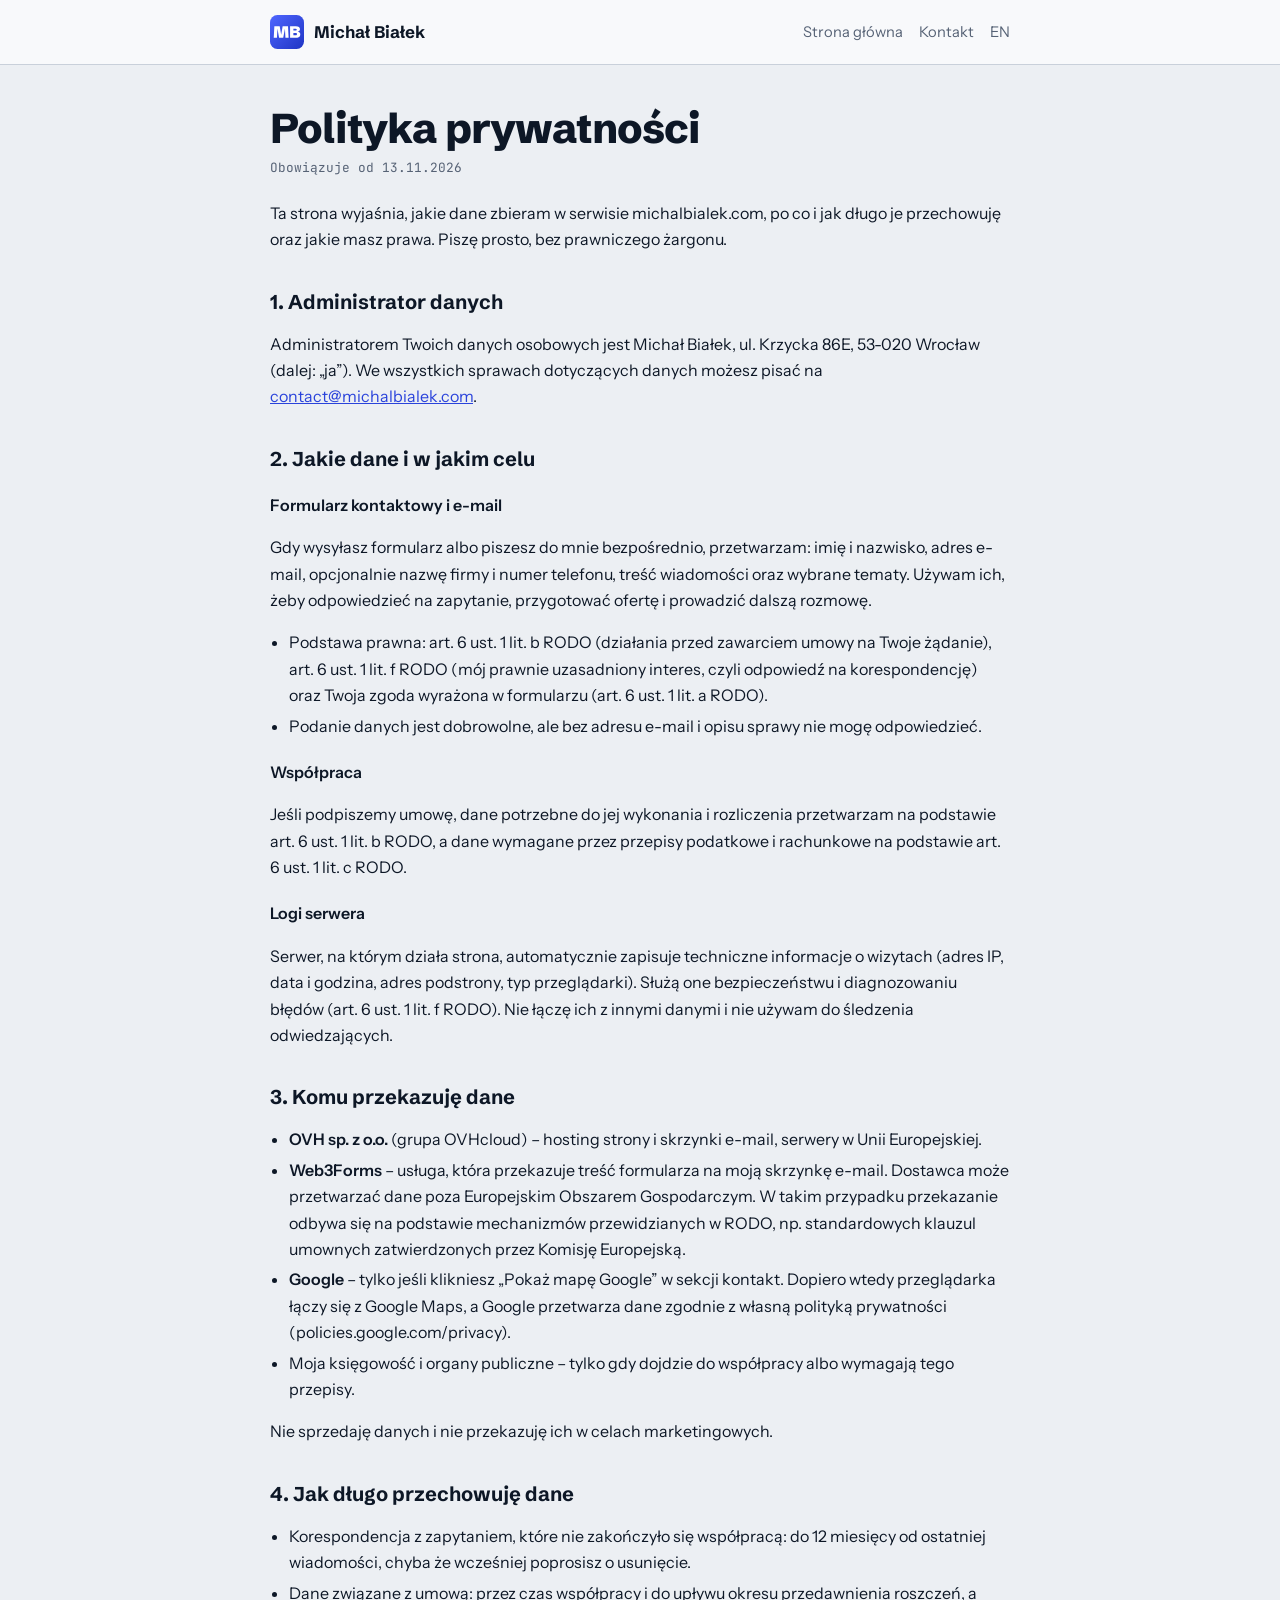
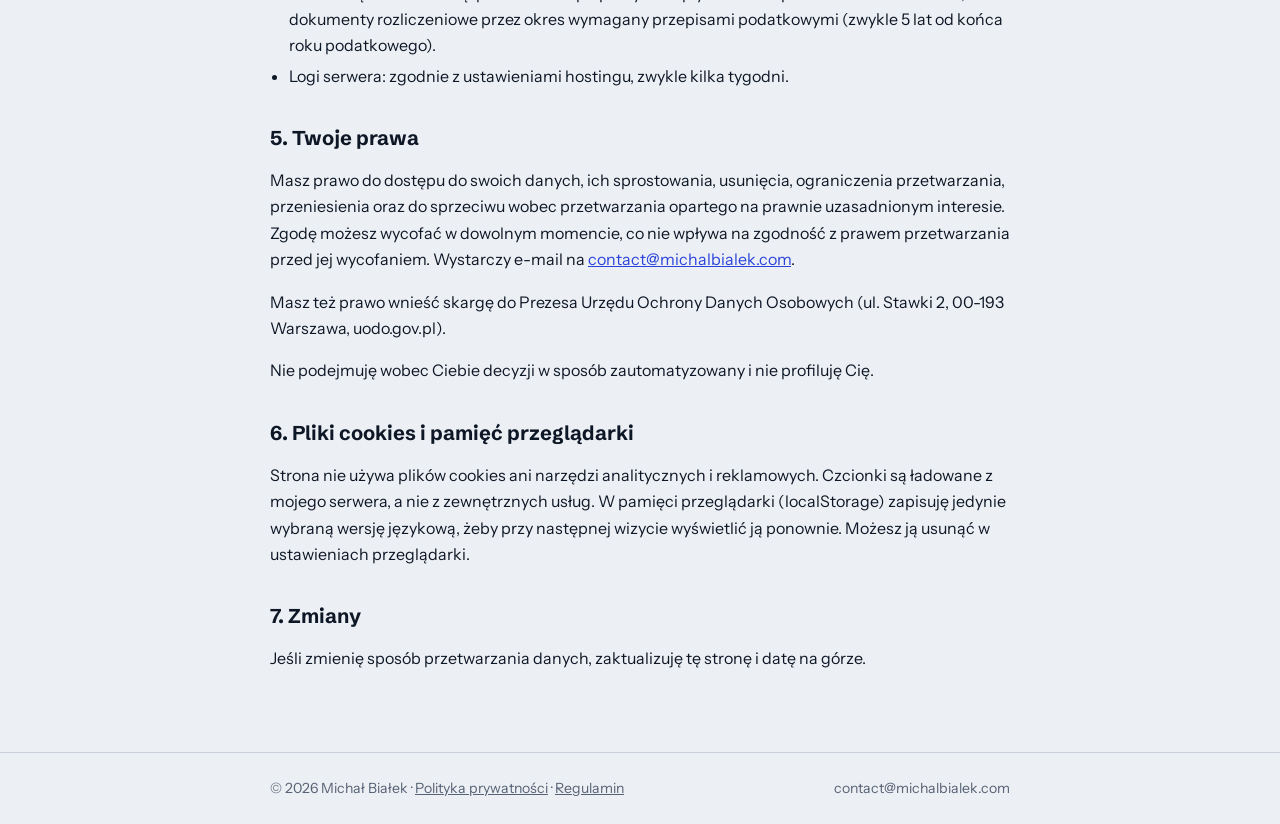
<file: polityka-prywatnosci/index.html>
<!doctype html>
<html lang="pl">
<head>
<meta charset="utf-8">
<meta name="viewport" content="width=device-width, initial-scale=1">
<title>Polityka prywatności | Michał Białek</title>
<meta name="description" content="Jakie dane zbiera serwis michalbialek.com, w jakim celu i jakie masz prawa (RODO).">
<meta name="robots" content="index, follow">
<link rel="canonical" href="https://michalbialek.com/polityka-prywatnosci/">
<link rel="alternate" hreflang="pl" href="https://michalbialek.com/polityka-prywatnosci/">
<link rel="alternate" hreflang="en" href="https://michalbialek.com/en/privacy-policy/">
<link rel="icon" type="image/svg+xml" href="/assets/favicon.svg">
<link rel="icon" href="/favicon.ico" sizes="any">
<link rel="stylesheet" href="/assets/fonts/fonts.css">
<style>
:root{--bg:#ECEFF3;--surface:#F8F9FB;--ink:#0D1726;--muted:#566275;--line:#C9D0DA;--accent:#2A43DB}
@media (prefers-color-scheme: dark){:root{--bg:#0A1019;--surface:#111925;--ink:#E5EAF1;--muted:#8E9AAD;--line:#223047;--accent:#7D8DFF}}
*{box-sizing:border-box}
body{margin:0;background:var(--bg);color:var(--ink);font:16px/1.65 "Instrument Sans",system-ui,sans-serif}
a{color:var(--accent)}
.top{border-bottom:1px solid var(--line);background:var(--surface)}
.wrap{max-width:780px;margin:0 auto;padding:0 20px}
.top .wrap{display:flex;align-items:center;justify-content:space-between;gap:12px;height:64px}
.brand{display:flex;align-items:center;gap:10px;color:var(--ink);text-decoration:none;font:700 1.05rem "Schibsted Grotesk",system-ui,sans-serif}
.brand img{width:34px;height:34px}
.top nav{display:flex;gap:16px;font-size:.92rem}
.top nav a{color:var(--muted);text-decoration:none;white-space:nowrap}
.brand{white-space:nowrap}
@media (max-width:480px){.top nav a.home{display:none}}
.top nav a:hover{color:var(--ink)}
main{padding:40px 0 64px}
h1{font:800 clamp(1.9rem,5vw,2.6rem)/1.15 "Schibsted Grotesk",system-ui,sans-serif;margin:0 0 6px;letter-spacing:-.02em}
h2{font:700 1.25rem/1.3 "Schibsted Grotesk",system-ui,sans-serif;margin:36px 0 8px}
h3{font-size:1rem;margin:20px 0 4px}
.upd{font:400 .8rem "JetBrains Mono",ui-monospace,monospace;color:var(--muted);margin:0 0 24px}
ul{padding-left:1.2em}li{margin:4px 0}
footer{border-top:1px solid var(--line);color:var(--muted);font-size:.88rem}
footer .wrap{display:flex;flex-wrap:wrap;justify-content:space-between;gap:10px;padding-block:24px}
footer a{color:inherit}
</style>
</head>
<body>
<header class="top"><div class="wrap">
<a class="brand" href="/"><img src="/assets/favicon.svg" alt="">Michał Białek</a>
<nav><a class="home" href="/">Strona główna</a><a href="/#kontakt">Kontakt</a><a href="/en/privacy-policy/" hreflang="en">EN</a></nav>
</div></header>
<main><div class="wrap">
<h1>Polityka prywatności</h1>
<p class="upd">Obowiązuje od 13.11.2026</p>
<p>Ta strona wyjaśnia, jakie dane zbieram w serwisie michalbialek.com, po co i jak długo je przechowuję oraz jakie masz prawa. Piszę prosto, bez prawniczego żargonu.</p>

<h2>1. Administrator danych</h2>
<p>Administratorem Twoich danych osobowych jest Michał Białek, ul. Krzycka 86E, 53-020 Wrocław (dalej: „ja”). We wszystkich sprawach dotyczących danych możesz pisać na <a href="mailto:contact@michalbialek.com">contact@michalbialek.com</a>.</p>

<h2>2. Jakie dane i w jakim celu</h2>
<h3>Formularz kontaktowy i e-mail</h3>
<p>Gdy wysyłasz formularz albo piszesz do mnie bezpośrednio, przetwarzam: imię i nazwisko, adres e-mail, opcjonalnie nazwę firmy i numer telefonu, treść wiadomości oraz wybrane tematy. Używam ich, żeby odpowiedzieć na zapytanie, przygotować ofertę i prowadzić dalszą rozmowę.</p>
<ul>
<li>Podstawa prawna: art. 6 ust. 1 lit. b RODO (działania przed zawarciem umowy na Twoje żądanie), art. 6 ust. 1 lit. f RODO (mój prawnie uzasadniony interes, czyli odpowiedź na korespondencję) oraz Twoja zgoda wyrażona w formularzu (art. 6 ust. 1 lit. a RODO).</li>
<li>Podanie danych jest dobrowolne, ale bez adresu e-mail i opisu sprawy nie mogę odpowiedzieć.</li>
</ul>
<h3>Współpraca</h3>
<p>Jeśli podpiszemy umowę, dane potrzebne do jej wykonania i rozliczenia przetwarzam na podstawie art. 6 ust. 1 lit. b RODO, a dane wymagane przez przepisy podatkowe i rachunkowe na podstawie art. 6 ust. 1 lit. c RODO.</p>
<h3>Logi serwera</h3>
<p>Serwer, na którym działa strona, automatycznie zapisuje techniczne informacje o wizytach (adres IP, data i godzina, adres podstrony, typ przeglądarki). Służą one bezpieczeństwu i diagnozowaniu błędów (art. 6 ust. 1 lit. f RODO). Nie łączę ich z innymi danymi i nie używam do śledzenia odwiedzających.</p>

<h2>3. Komu przekazuję dane</h2>
<ul>
<li><b>OVH sp. z o.o.</b> (grupa OVHcloud) – hosting strony i skrzynki e-mail, serwery w Unii Europejskiej.</li>
<li><b>Web3Forms</b> – usługa, która przekazuje treść formularza na moją skrzynkę e-mail. Dostawca może przetwarzać dane poza Europejskim Obszarem Gospodarczym. W takim przypadku przekazanie odbywa się na podstawie mechanizmów przewidzianych w RODO, np. standardowych klauzul umownych zatwierdzonych przez Komisję Europejską.</li>
<li><b>Google</b> – tylko jeśli klikniesz „Pokaż mapę Google” w sekcji kontakt. Dopiero wtedy przeglądarka łączy się z Google Maps, a Google przetwarza dane zgodnie z własną polityką prywatności (policies.google.com/privacy).</li>
<li>Moja księgowość i organy publiczne – tylko gdy dojdzie do współpracy albo wymagają tego przepisy.</li>
</ul>
<p>Nie sprzedaję danych i nie przekazuję ich w celach marketingowych.</p>

<h2>4. Jak długo przechowuję dane</h2>
<ul>
<li>Korespondencja z zapytaniem, które nie zakończyło się współpracą: do 12 miesięcy od ostatniej wiadomości, chyba że wcześniej poprosisz o usunięcie.</li>
<li>Dane związane z umową: przez czas współpracy i do upływu okresu przedawnienia roszczeń, a dokumenty rozliczeniowe przez okres wymagany przepisami podatkowymi (zwykle 5 lat od końca roku podatkowego).</li>
<li>Logi serwera: zgodnie z ustawieniami hostingu, zwykle kilka tygodni.</li>
</ul>

<h2>5. Twoje prawa</h2>
<p>Masz prawo do dostępu do swoich danych, ich sprostowania, usunięcia, ograniczenia przetwarzania, przeniesienia oraz do sprzeciwu wobec przetwarzania opartego na prawnie uzasadnionym interesie. Zgodę możesz wycofać w dowolnym momencie, co nie wpływa na zgodność z prawem przetwarzania przed jej wycofaniem. Wystarczy e-mail na <a href="mailto:contact@michalbialek.com">contact@michalbialek.com</a>.</p>
<p>Masz też prawo wnieść skargę do Prezesa Urzędu Ochrony Danych Osobowych (ul. Stawki 2, 00-193 Warszawa, uodo.gov.pl).</p>
<p>Nie podejmuję wobec Ciebie decyzji w sposób zautomatyzowany i nie profiluję Cię.</p>

<h2>6. Pliki cookies i pamięć przeglądarki</h2>
<p>Strona nie używa plików cookies ani narzędzi analitycznych i reklamowych. Czcionki są ładowane z mojego serwera, a nie z zewnętrznych usług. W pamięci przeglądarki (localStorage) zapisuję jedynie wybraną wersję językową, żeby przy następnej wizycie wyświetlić ją ponownie. Możesz ją usunąć w ustawieniach przeglądarki.</p>

<h2>7. Zmiany</h2>
<p>Jeśli zmienię sposób przetwarzania danych, zaktualizuję tę stronę i datę na górze.</p>
</div></main>
<footer><div class="wrap"><span>© 2026 Michał Białek · <a href="/polityka-prywatnosci/">Polityka prywatności</a> · <a href="/regulamin/">Regulamin</a></span><span>contact@michalbialek.com</span></div></footer>
</body>
</html>
</file>
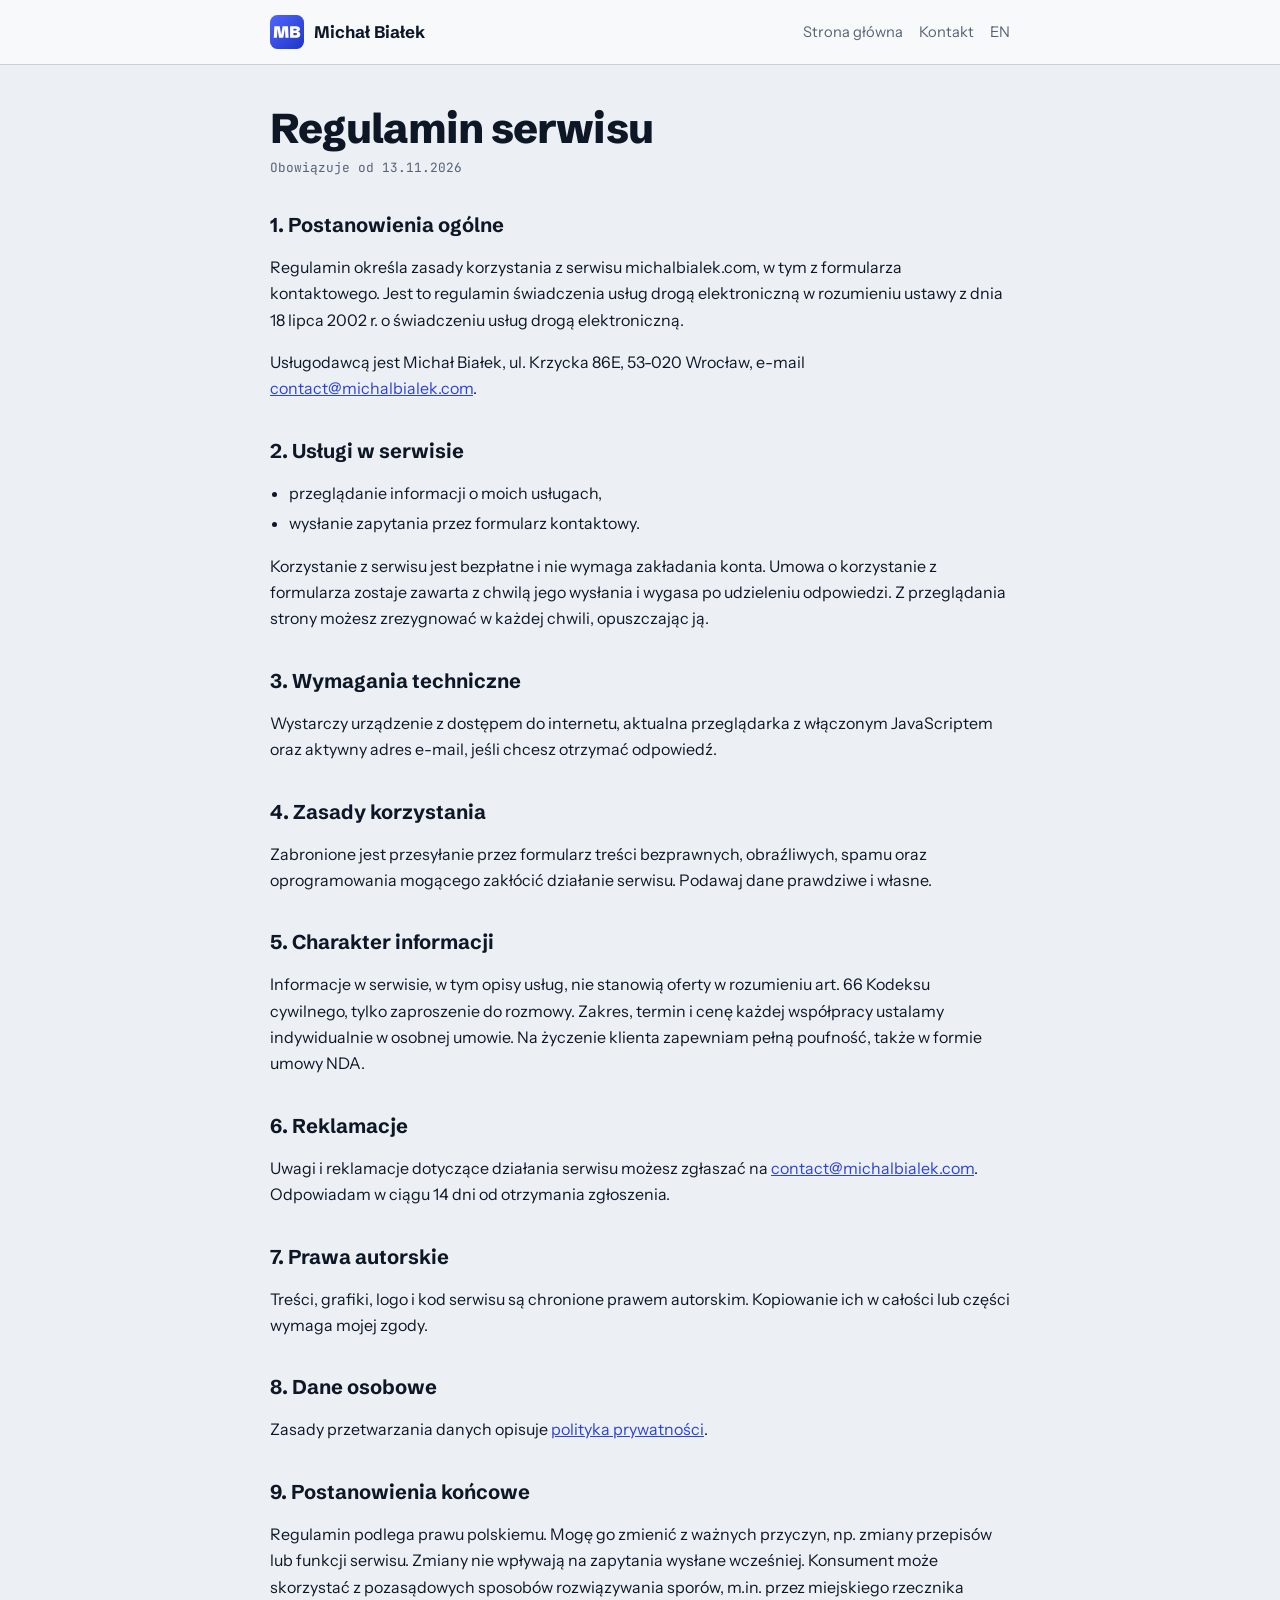
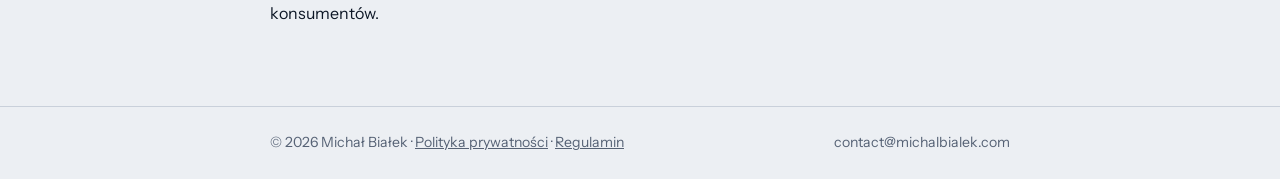
<file: regulamin/index.html>
<!doctype html>
<html lang="pl">
<head>
<meta charset="utf-8">
<meta name="viewport" content="width=device-width, initial-scale=1">
<title>Regulamin serwisu | Michał Białek</title>
<meta name="description" content="Zasady korzystania z serwisu michalbialek.com i formularza kontaktowego.">
<meta name="robots" content="index, follow">
<link rel="canonical" href="https://michalbialek.com/regulamin/">
<link rel="alternate" hreflang="pl" href="https://michalbialek.com/regulamin/">
<link rel="alternate" hreflang="en" href="https://michalbialek.com/en/terms/">
<link rel="icon" type="image/svg+xml" href="/assets/favicon.svg">
<link rel="icon" href="/favicon.ico" sizes="any">
<link rel="stylesheet" href="/assets/fonts/fonts.css">
<style>
:root{--bg:#ECEFF3;--surface:#F8F9FB;--ink:#0D1726;--muted:#566275;--line:#C9D0DA;--accent:#2A43DB}
@media (prefers-color-scheme: dark){:root{--bg:#0A1019;--surface:#111925;--ink:#E5EAF1;--muted:#8E9AAD;--line:#223047;--accent:#7D8DFF}}
*{box-sizing:border-box}
body{margin:0;background:var(--bg);color:var(--ink);font:16px/1.65 "Instrument Sans",system-ui,sans-serif}
a{color:var(--accent)}
.top{border-bottom:1px solid var(--line);background:var(--surface)}
.wrap{max-width:780px;margin:0 auto;padding:0 20px}
.top .wrap{display:flex;align-items:center;justify-content:space-between;gap:12px;height:64px}
.brand{display:flex;align-items:center;gap:10px;color:var(--ink);text-decoration:none;font:700 1.05rem "Schibsted Grotesk",system-ui,sans-serif}
.brand img{width:34px;height:34px}
.top nav{display:flex;gap:16px;font-size:.92rem}
.top nav a{color:var(--muted);text-decoration:none;white-space:nowrap}
.brand{white-space:nowrap}
@media (max-width:480px){.top nav a.home{display:none}}
.top nav a:hover{color:var(--ink)}
main{padding:40px 0 64px}
h1{font:800 clamp(1.9rem,5vw,2.6rem)/1.15 "Schibsted Grotesk",system-ui,sans-serif;margin:0 0 6px;letter-spacing:-.02em}
h2{font:700 1.25rem/1.3 "Schibsted Grotesk",system-ui,sans-serif;margin:36px 0 8px}
h3{font-size:1rem;margin:20px 0 4px}
.upd{font:400 .8rem "JetBrains Mono",ui-monospace,monospace;color:var(--muted);margin:0 0 24px}
ul{padding-left:1.2em}li{margin:4px 0}
footer{border-top:1px solid var(--line);color:var(--muted);font-size:.88rem}
footer .wrap{display:flex;flex-wrap:wrap;justify-content:space-between;gap:10px;padding-block:24px}
footer a{color:inherit}
</style>
</head>
<body>
<header class="top"><div class="wrap">
<a class="brand" href="/"><img src="/assets/favicon.svg" alt="">Michał Białek</a>
<nav><a class="home" href="/">Strona główna</a><a href="/#kontakt">Kontakt</a><a href="/en/terms/" hreflang="en">EN</a></nav>
</div></header>
<main><div class="wrap">
<h1>Regulamin serwisu</h1>
<p class="upd">Obowiązuje od 13.11.2026</p>

<h2>1. Postanowienia ogólne</h2>
<p>Regulamin określa zasady korzystania z serwisu michalbialek.com, w tym z formularza kontaktowego. Jest to regulamin świadczenia usług drogą elektroniczną w rozumieniu ustawy z dnia 18 lipca 2002 r. o świadczeniu usług drogą elektroniczną.</p>
<p>Usługodawcą jest Michał Białek, ul. Krzycka 86E, 53-020 Wrocław, e-mail <a href="mailto:contact@michalbialek.com">contact@michalbialek.com</a>.</p>

<h2>2. Usługi w serwisie</h2>
<ul>
<li>przeglądanie informacji o moich usługach,</li>
<li>wysłanie zapytania przez formularz kontaktowy.</li>
</ul>
<p>Korzystanie z serwisu jest bezpłatne i nie wymaga zakładania konta. Umowa o korzystanie z formularza zostaje zawarta z chwilą jego wysłania i wygasa po udzieleniu odpowiedzi. Z przeglądania strony możesz zrezygnować w każdej chwili, opuszczając ją.</p>

<h2>3. Wymagania techniczne</h2>
<p>Wystarczy urządzenie z dostępem do internetu, aktualna przeglądarka z włączonym JavaScriptem oraz aktywny adres e-mail, jeśli chcesz otrzymać odpowiedź.</p>

<h2>4. Zasady korzystania</h2>
<p>Zabronione jest przesyłanie przez formularz treści bezprawnych, obraźliwych, spamu oraz oprogramowania mogącego zakłócić działanie serwisu. Podawaj dane prawdziwe i własne.</p>

<h2>5. Charakter informacji</h2>
<p>Informacje w serwisie, w tym opisy usług, nie stanowią oferty w rozumieniu art. 66 Kodeksu cywilnego, tylko zaproszenie do rozmowy. Zakres, termin i cenę każdej współpracy ustalamy indywidualnie w osobnej umowie. Na życzenie klienta zapewniam pełną poufność, także w formie umowy NDA.</p>

<h2>6. Reklamacje</h2>
<p>Uwagi i reklamacje dotyczące działania serwisu możesz zgłaszać na <a href="mailto:contact@michalbialek.com">contact@michalbialek.com</a>. Odpowiadam w ciągu 14 dni od otrzymania zgłoszenia.</p>

<h2>7. Prawa autorskie</h2>
<p>Treści, grafiki, logo i kod serwisu są chronione prawem autorskim. Kopiowanie ich w całości lub części wymaga mojej zgody.</p>

<h2>8. Dane osobowe</h2>
<p>Zasady przetwarzania danych opisuje <a href="/polityka-prywatnosci/">polityka prywatności</a>.</p>

<h2>9. Postanowienia końcowe</h2>
<p>Regulamin podlega prawu polskiemu. Mogę go zmienić z ważnych przyczyn, np. zmiany przepisów lub funkcji serwisu. Zmiany nie wpływają na zapytania wysłane wcześniej. Konsument może skorzystać z pozasądowych sposobów rozwiązywania sporów, m.in. przez miejskiego rzecznika konsumentów.</p>
</div></main>
<footer><div class="wrap"><span>© 2026 Michał Białek · <a href="/polityka-prywatnosci/">Polityka prywatności</a> · <a href="/regulamin/">Regulamin</a></span><span>contact@michalbialek.com</span></div></footer>
</body>
</html>
</file>
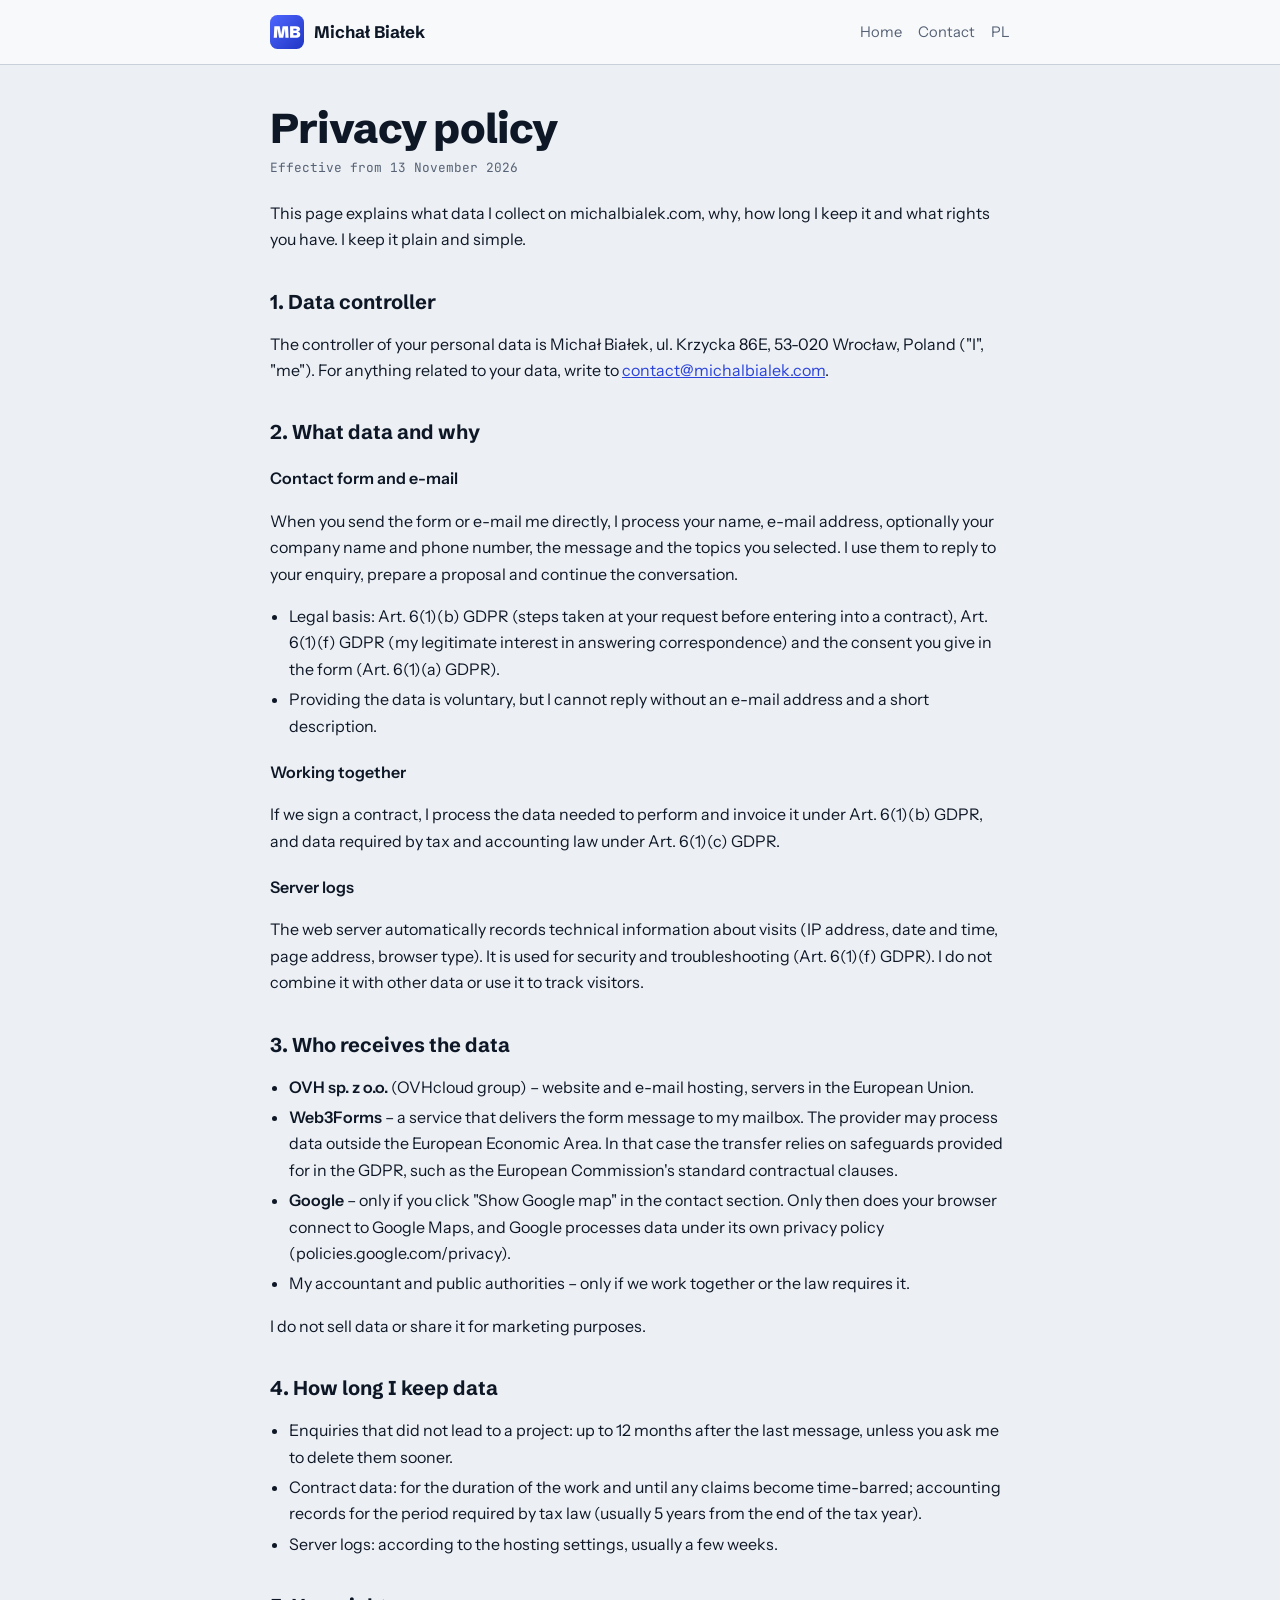
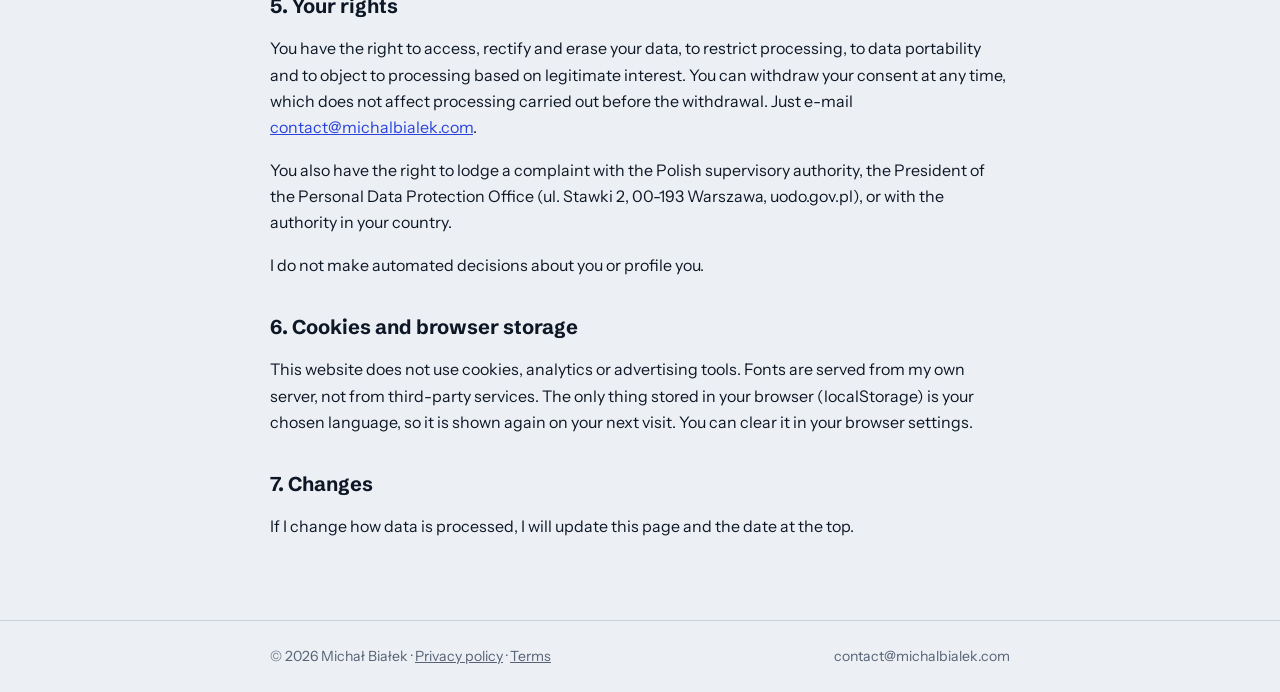
<file: en/privacy-policy/index.html>
<!doctype html>
<html lang="en">
<head>
<meta charset="utf-8">
<meta name="viewport" content="width=device-width, initial-scale=1">
<title>Privacy policy | Michał Białek</title>
<meta name="description" content="What data michalbialek.com collects, why, and your rights under the GDPR.">
<meta name="robots" content="index, follow">
<link rel="canonical" href="https://michalbialek.com/en/privacy-policy/">
<link rel="alternate" hreflang="pl" href="https://michalbialek.com/polityka-prywatnosci/">
<link rel="alternate" hreflang="en" href="https://michalbialek.com/en/privacy-policy/">
<link rel="icon" type="image/svg+xml" href="/assets/favicon.svg">
<link rel="icon" href="/favicon.ico" sizes="any">
<link rel="stylesheet" href="/assets/fonts/fonts.css">
<style>
:root{--bg:#ECEFF3;--surface:#F8F9FB;--ink:#0D1726;--muted:#566275;--line:#C9D0DA;--accent:#2A43DB}
@media (prefers-color-scheme: dark){:root{--bg:#0A1019;--surface:#111925;--ink:#E5EAF1;--muted:#8E9AAD;--line:#223047;--accent:#7D8DFF}}
*{box-sizing:border-box}
body{margin:0;background:var(--bg);color:var(--ink);font:16px/1.65 "Instrument Sans",system-ui,sans-serif}
a{color:var(--accent)}
.top{border-bottom:1px solid var(--line);background:var(--surface)}
.wrap{max-width:780px;margin:0 auto;padding:0 20px}
.top .wrap{display:flex;align-items:center;justify-content:space-between;gap:12px;height:64px}
.brand{display:flex;align-items:center;gap:10px;color:var(--ink);text-decoration:none;font:700 1.05rem "Schibsted Grotesk",system-ui,sans-serif}
.brand img{width:34px;height:34px}
.top nav{display:flex;gap:16px;font-size:.92rem}
.top nav a{color:var(--muted);text-decoration:none;white-space:nowrap}
.brand{white-space:nowrap}
@media (max-width:480px){.top nav a.home{display:none}}
.top nav a:hover{color:var(--ink)}
main{padding:40px 0 64px}
h1{font:800 clamp(1.9rem,5vw,2.6rem)/1.15 "Schibsted Grotesk",system-ui,sans-serif;margin:0 0 6px;letter-spacing:-.02em}
h2{font:700 1.25rem/1.3 "Schibsted Grotesk",system-ui,sans-serif;margin:36px 0 8px}
h3{font-size:1rem;margin:20px 0 4px}
.upd{font:400 .8rem "JetBrains Mono",ui-monospace,monospace;color:var(--muted);margin:0 0 24px}
ul{padding-left:1.2em}li{margin:4px 0}
footer{border-top:1px solid var(--line);color:var(--muted);font-size:.88rem}
footer .wrap{display:flex;flex-wrap:wrap;justify-content:space-between;gap:10px;padding-block:24px}
footer a{color:inherit}
</style>
</head>
<body>
<header class="top"><div class="wrap">
<a class="brand" href="/en/"><img src="/assets/favicon.svg" alt="">Michał Białek</a>
<nav><a class="home" href="/en/">Home</a><a href="/en/#kontakt">Contact</a><a href="/polityka-prywatnosci/" hreflang="pl">PL</a></nav>
</div></header>
<main><div class="wrap">
<h1>Privacy policy</h1>
<p class="upd">Effective from 13 November 2026</p>
<p>This page explains what data I collect on michalbialek.com, why, how long I keep it and what rights you have. I keep it plain and simple.</p>

<h2>1. Data controller</h2>
<p>The controller of your personal data is Michał Białek, ul. Krzycka 86E, 53-020 Wrocław, Poland ("I", "me"). For anything related to your data, write to <a href="mailto:contact@michalbialek.com">contact@michalbialek.com</a>.</p>

<h2>2. What data and why</h2>
<h3>Contact form and e-mail</h3>
<p>When you send the form or e-mail me directly, I process your name, e-mail address, optionally your company name and phone number, the message and the topics you selected. I use them to reply to your enquiry, prepare a proposal and continue the conversation.</p>
<ul>
<li>Legal basis: Art. 6(1)(b) GDPR (steps taken at your request before entering into a contract), Art. 6(1)(f) GDPR (my legitimate interest in answering correspondence) and the consent you give in the form (Art. 6(1)(a) GDPR).</li>
<li>Providing the data is voluntary, but I cannot reply without an e-mail address and a short description.</li>
</ul>
<h3>Working together</h3>
<p>If we sign a contract, I process the data needed to perform and invoice it under Art. 6(1)(b) GDPR, and data required by tax and accounting law under Art. 6(1)(c) GDPR.</p>
<h3>Server logs</h3>
<p>The web server automatically records technical information about visits (IP address, date and time, page address, browser type). It is used for security and troubleshooting (Art. 6(1)(f) GDPR). I do not combine it with other data or use it to track visitors.</p>

<h2>3. Who receives the data</h2>
<ul>
<li><b>OVH sp. z o.o.</b> (OVHcloud group) – website and e-mail hosting, servers in the European Union.</li>
<li><b>Web3Forms</b> – a service that delivers the form message to my mailbox. The provider may process data outside the European Economic Area. In that case the transfer relies on safeguards provided for in the GDPR, such as the European Commission's standard contractual clauses.</li>
<li><b>Google</b> – only if you click "Show Google map" in the contact section. Only then does your browser connect to Google Maps, and Google processes data under its own privacy policy (policies.google.com/privacy).</li>
<li>My accountant and public authorities – only if we work together or the law requires it.</li>
</ul>
<p>I do not sell data or share it for marketing purposes.</p>

<h2>4. How long I keep data</h2>
<ul>
<li>Enquiries that did not lead to a project: up to 12 months after the last message, unless you ask me to delete them sooner.</li>
<li>Contract data: for the duration of the work and until any claims become time-barred; accounting records for the period required by tax law (usually 5 years from the end of the tax year).</li>
<li>Server logs: according to the hosting settings, usually a few weeks.</li>
</ul>

<h2>5. Your rights</h2>
<p>You have the right to access, rectify and erase your data, to restrict processing, to data portability and to object to processing based on legitimate interest. You can withdraw your consent at any time, which does not affect processing carried out before the withdrawal. Just e-mail <a href="mailto:contact@michalbialek.com">contact@michalbialek.com</a>.</p>
<p>You also have the right to lodge a complaint with the Polish supervisory authority, the President of the Personal Data Protection Office (ul. Stawki 2, 00-193 Warszawa, uodo.gov.pl), or with the authority in your country.</p>
<p>I do not make automated decisions about you or profile you.</p>

<h2>6. Cookies and browser storage</h2>
<p>This website does not use cookies, analytics or advertising tools. Fonts are served from my own server, not from third-party services. The only thing stored in your browser (localStorage) is your chosen language, so it is shown again on your next visit. You can clear it in your browser settings.</p>

<h2>7. Changes</h2>
<p>If I change how data is processed, I will update this page and the date at the top.</p>
</div></main>
<footer><div class="wrap"><span>© 2026 Michał Białek · <a href="/en/privacy-policy/">Privacy policy</a> · <a href="/en/terms/">Terms</a></span><span>contact@michalbialek.com</span></div></footer>
</body>
</html>
</file>
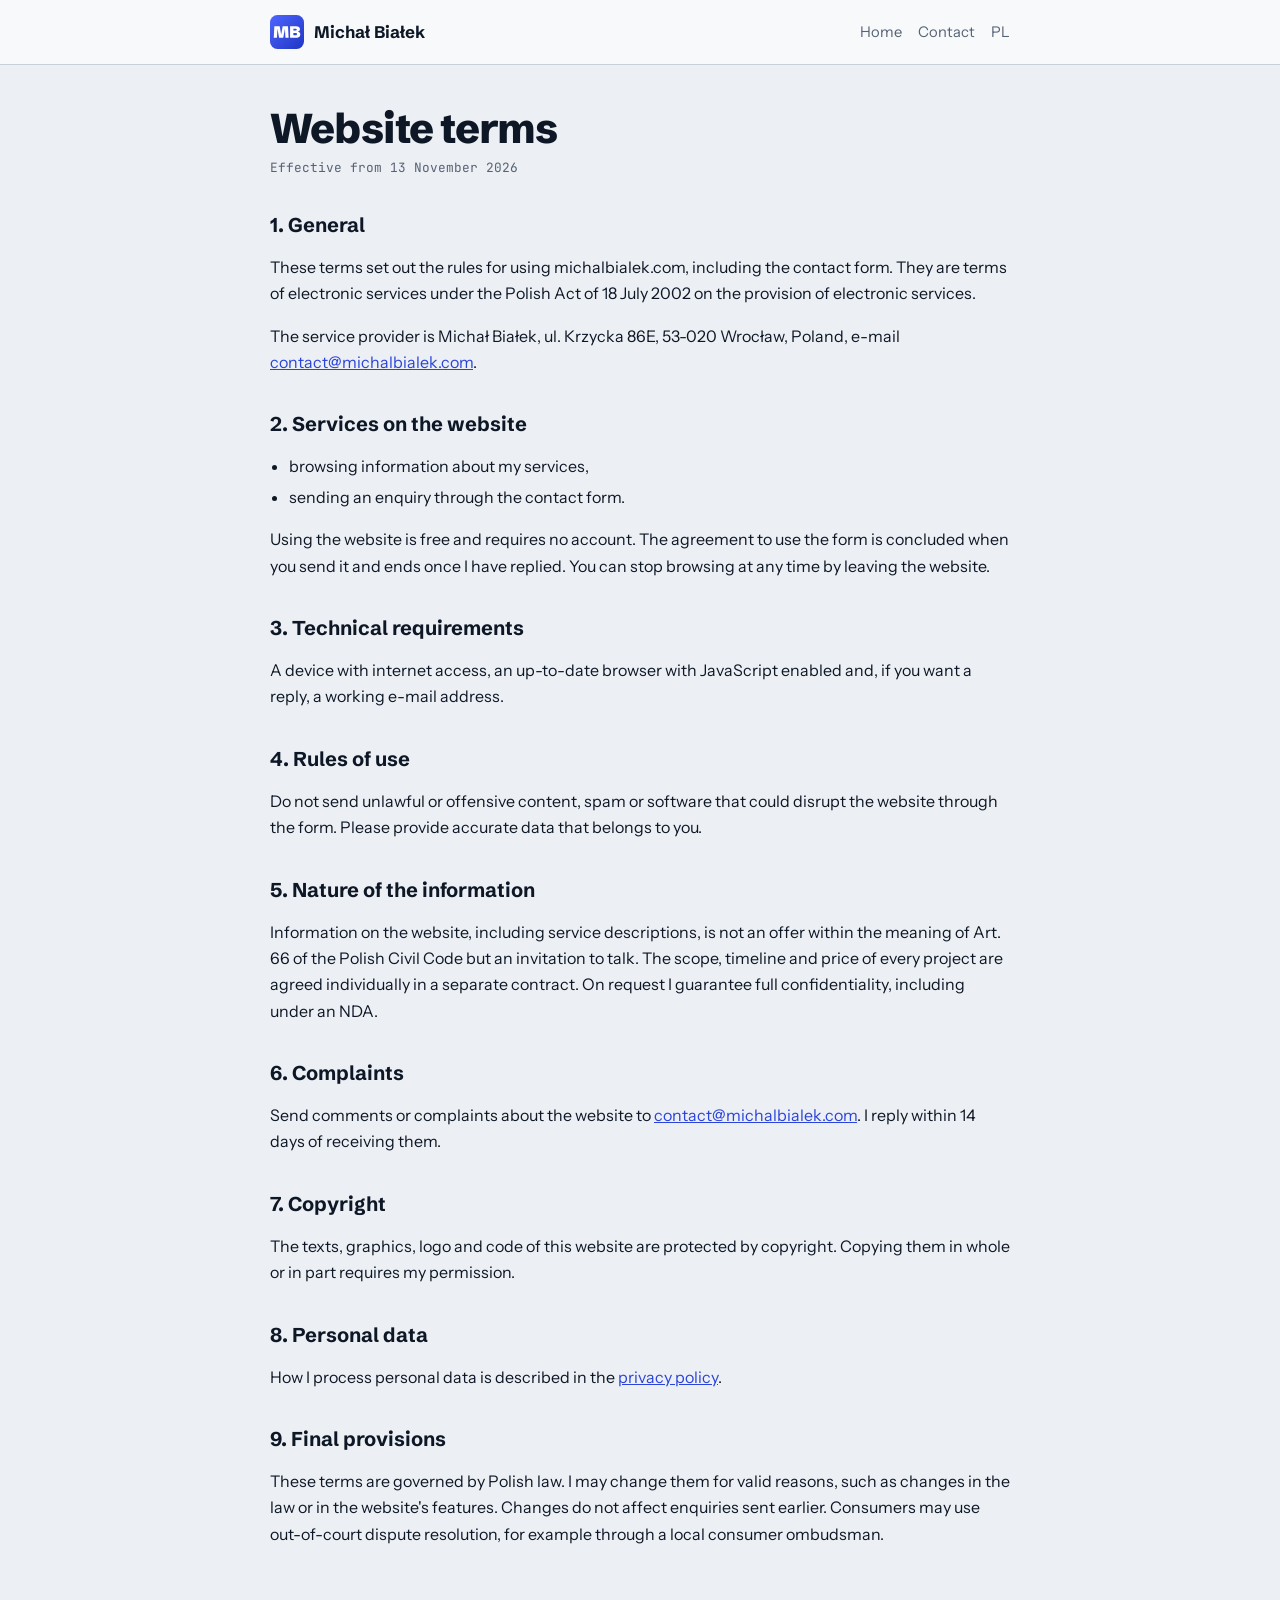
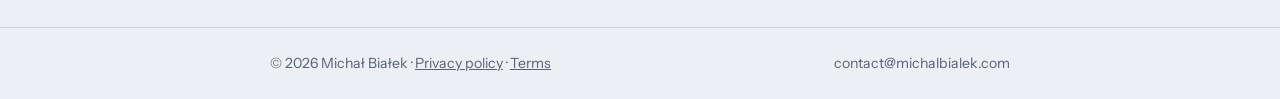
<file: en/terms/index.html>
<!doctype html>
<html lang="en">
<head>
<meta charset="utf-8">
<meta name="viewport" content="width=device-width, initial-scale=1">
<title>Website terms | Michał Białek</title>
<meta name="description" content="Rules for using michalbialek.com and its contact form.">
<meta name="robots" content="index, follow">
<link rel="canonical" href="https://michalbialek.com/en/terms/">
<link rel="alternate" hreflang="pl" href="https://michalbialek.com/regulamin/">
<link rel="alternate" hreflang="en" href="https://michalbialek.com/en/terms/">
<link rel="icon" type="image/svg+xml" href="/assets/favicon.svg">
<link rel="icon" href="/favicon.ico" sizes="any">
<link rel="stylesheet" href="/assets/fonts/fonts.css">
<style>
:root{--bg:#ECEFF3;--surface:#F8F9FB;--ink:#0D1726;--muted:#566275;--line:#C9D0DA;--accent:#2A43DB}
@media (prefers-color-scheme: dark){:root{--bg:#0A1019;--surface:#111925;--ink:#E5EAF1;--muted:#8E9AAD;--line:#223047;--accent:#7D8DFF}}
*{box-sizing:border-box}
body{margin:0;background:var(--bg);color:var(--ink);font:16px/1.65 "Instrument Sans",system-ui,sans-serif}
a{color:var(--accent)}
.top{border-bottom:1px solid var(--line);background:var(--surface)}
.wrap{max-width:780px;margin:0 auto;padding:0 20px}
.top .wrap{display:flex;align-items:center;justify-content:space-between;gap:12px;height:64px}
.brand{display:flex;align-items:center;gap:10px;color:var(--ink);text-decoration:none;font:700 1.05rem "Schibsted Grotesk",system-ui,sans-serif}
.brand img{width:34px;height:34px}
.top nav{display:flex;gap:16px;font-size:.92rem}
.top nav a{color:var(--muted);text-decoration:none;white-space:nowrap}
.brand{white-space:nowrap}
@media (max-width:480px){.top nav a.home{display:none}}
.top nav a:hover{color:var(--ink)}
main{padding:40px 0 64px}
h1{font:800 clamp(1.9rem,5vw,2.6rem)/1.15 "Schibsted Grotesk",system-ui,sans-serif;margin:0 0 6px;letter-spacing:-.02em}
h2{font:700 1.25rem/1.3 "Schibsted Grotesk",system-ui,sans-serif;margin:36px 0 8px}
h3{font-size:1rem;margin:20px 0 4px}
.upd{font:400 .8rem "JetBrains Mono",ui-monospace,monospace;color:var(--muted);margin:0 0 24px}
ul{padding-left:1.2em}li{margin:4px 0}
footer{border-top:1px solid var(--line);color:var(--muted);font-size:.88rem}
footer .wrap{display:flex;flex-wrap:wrap;justify-content:space-between;gap:10px;padding-block:24px}
footer a{color:inherit}
</style>
</head>
<body>
<header class="top"><div class="wrap">
<a class="brand" href="/en/"><img src="/assets/favicon.svg" alt="">Michał Białek</a>
<nav><a class="home" href="/en/">Home</a><a href="/en/#kontakt">Contact</a><a href="/regulamin/" hreflang="pl">PL</a></nav>
</div></header>
<main><div class="wrap">
<h1>Website terms</h1>
<p class="upd">Effective from 13 November 2026</p>

<h2>1. General</h2>
<p>These terms set out the rules for using michalbialek.com, including the contact form. They are terms of electronic services under the Polish Act of 18 July 2002 on the provision of electronic services.</p>
<p>The service provider is Michał Białek, ul. Krzycka 86E, 53-020 Wrocław, Poland, e-mail <a href="mailto:contact@michalbialek.com">contact@michalbialek.com</a>.</p>

<h2>2. Services on the website</h2>
<ul>
<li>browsing information about my services,</li>
<li>sending an enquiry through the contact form.</li>
</ul>
<p>Using the website is free and requires no account. The agreement to use the form is concluded when you send it and ends once I have replied. You can stop browsing at any time by leaving the website.</p>

<h2>3. Technical requirements</h2>
<p>A device with internet access, an up-to-date browser with JavaScript enabled and, if you want a reply, a working e-mail address.</p>

<h2>4. Rules of use</h2>
<p>Do not send unlawful or offensive content, spam or software that could disrupt the website through the form. Please provide accurate data that belongs to you.</p>

<h2>5. Nature of the information</h2>
<p>Information on the website, including service descriptions, is not an offer within the meaning of Art. 66 of the Polish Civil Code but an invitation to talk. The scope, timeline and price of every project are agreed individually in a separate contract. On request I guarantee full confidentiality, including under an NDA.</p>

<h2>6. Complaints</h2>
<p>Send comments or complaints about the website to <a href="mailto:contact@michalbialek.com">contact@michalbialek.com</a>. I reply within 14 days of receiving them.</p>

<h2>7. Copyright</h2>
<p>The texts, graphics, logo and code of this website are protected by copyright. Copying them in whole or in part requires my permission.</p>

<h2>8. Personal data</h2>
<p>How I process personal data is described in the <a href="/en/privacy-policy/">privacy policy</a>.</p>

<h2>9. Final provisions</h2>
<p>These terms are governed by Polish law. I may change them for valid reasons, such as changes in the law or in the website's features. Changes do not affect enquiries sent earlier. Consumers may use out-of-court dispute resolution, for example through a local consumer ombudsman.</p>
</div></main>
<footer><div class="wrap"><span>© 2026 Michał Białek · <a href="/en/privacy-policy/">Privacy policy</a> · <a href="/en/terms/">Terms</a></span><span>contact@michalbialek.com</span></div></footer>
</body>
</html>
</file>
<file: assets/fonts/fonts.css>
@font-face {
  font-family: 'Caveat';
  font-style: normal;
  font-weight: 600;
  font-display: swap;
  src: url(/assets/fonts/Caveat-600-latin-ext.woff2) format('woff2');
  unicode-range: U+0100-02BA, U+02BD-02C5, U+02C7-02CC, U+02CE-02D7, U+02DD-02FF, U+0304, U+0308, U+0329, U+1D00-1DBF, U+1E00-1E9F, U+1EF2-1EFF, U+2020, U+20A0-20AB, U+20AD-20C4, U+2113, U+2C60-2C7F, U+A720-A7FF;
}
@font-face {
  font-family: 'Caveat';
  font-style: normal;
  font-weight: 600;
  font-display: swap;
  src: url(/assets/fonts/Caveat-600-latin.woff2) format('woff2');
  unicode-range: U+0000-00FF, U+0131, U+0152-0153, U+02BB-02BC, U+02C6, U+02DA, U+02DC, U+0304, U+0308, U+0329, U+2000-206F, U+20AC, U+2122, U+2191, U+2193, U+2212, U+2215, U+FEFF, U+FFFD;
}
@font-face {
  font-family: 'Instrument Sans';
  font-style: normal;
  font-weight: 400;
  font-stretch: 100%;
  font-display: swap;
  src: url(/assets/fonts/InstrumentSans-400-latin-ext.woff2) format('woff2');
  unicode-range: U+0100-02BA, U+02BD-02C5, U+02C7-02CC, U+02CE-02D7, U+02DD-02FF, U+0304, U+0308, U+0329, U+1D00-1DBF, U+1E00-1E9F, U+1EF2-1EFF, U+2020, U+20A0-20AB, U+20AD-20C4, U+2113, U+2C60-2C7F, U+A720-A7FF;
}
@font-face {
  font-family: 'Instrument Sans';
  font-style: normal;
  font-weight: 400;
  font-stretch: 100%;
  font-display: swap;
  src: url(/assets/fonts/InstrumentSans-400-latin.woff2) format('woff2');
  unicode-range: U+0000-00FF, U+0131, U+0152-0153, U+02BB-02BC, U+02C6, U+02DA, U+02DC, U+0304, U+0308, U+0329, U+2000-206F, U+20AC, U+2122, U+2191, U+2193, U+2212, U+2215, U+FEFF, U+FFFD;
}
@font-face {
  font-family: 'Instrument Sans';
  font-style: normal;
  font-weight: 500;
  font-stretch: 100%;
  font-display: swap;
  src: url(/assets/fonts/InstrumentSans-400-latin-ext.woff2) format('woff2');
  unicode-range: U+0100-02BA, U+02BD-02C5, U+02C7-02CC, U+02CE-02D7, U+02DD-02FF, U+0304, U+0308, U+0329, U+1D00-1DBF, U+1E00-1E9F, U+1EF2-1EFF, U+2020, U+20A0-20AB, U+20AD-20C4, U+2113, U+2C60-2C7F, U+A720-A7FF;
}
@font-face {
  font-family: 'Instrument Sans';
  font-style: normal;
  font-weight: 500;
  font-stretch: 100%;
  font-display: swap;
  src: url(/assets/fonts/InstrumentSans-400-latin.woff2) format('woff2');
  unicode-range: U+0000-00FF, U+0131, U+0152-0153, U+02BB-02BC, U+02C6, U+02DA, U+02DC, U+0304, U+0308, U+0329, U+2000-206F, U+20AC, U+2122, U+2191, U+2193, U+2212, U+2215, U+FEFF, U+FFFD;
}
@font-face {
  font-family: 'Instrument Sans';
  font-style: normal;
  font-weight: 600;
  font-stretch: 100%;
  font-display: swap;
  src: url(/assets/fonts/InstrumentSans-400-latin-ext.woff2) format('woff2');
  unicode-range: U+0100-02BA, U+02BD-02C5, U+02C7-02CC, U+02CE-02D7, U+02DD-02FF, U+0304, U+0308, U+0329, U+1D00-1DBF, U+1E00-1E9F, U+1EF2-1EFF, U+2020, U+20A0-20AB, U+20AD-20C4, U+2113, U+2C60-2C7F, U+A720-A7FF;
}
@font-face {
  font-family: 'Instrument Sans';
  font-style: normal;
  font-weight: 600;
  font-stretch: 100%;
  font-display: swap;
  src: url(/assets/fonts/InstrumentSans-400-latin.woff2) format('woff2');
  unicode-range: U+0000-00FF, U+0131, U+0152-0153, U+02BB-02BC, U+02C6, U+02DA, U+02DC, U+0304, U+0308, U+0329, U+2000-206F, U+20AC, U+2122, U+2191, U+2193, U+2212, U+2215, U+FEFF, U+FFFD;
}
@font-face {
  font-family: 'JetBrains Mono';
  font-style: normal;
  font-weight: 400;
  font-display: swap;
  src: url(/assets/fonts/JetBrainsMono-400-latin-ext.woff2) format('woff2');
  unicode-range: U+0100-02BA, U+02BD-02C5, U+02C7-02CC, U+02CE-02D7, U+02DD-02FF, U+0304, U+0308, U+0329, U+1D00-1DBF, U+1E00-1E9F, U+1EF2-1EFF, U+2020, U+20A0-20AB, U+20AD-20C4, U+2113, U+2C60-2C7F, U+A720-A7FF;
}
@font-face {
  font-family: 'JetBrains Mono';
  font-style: normal;
  font-weight: 400;
  font-display: swap;
  src: url(/assets/fonts/JetBrainsMono-400-latin.woff2) format('woff2');
  unicode-range: U+0000-00FF, U+0131, U+0152-0153, U+02BB-02BC, U+02C6, U+02DA, U+02DC, U+0304, U+0308, U+0329, U+2000-206F, U+20AC, U+2122, U+2191, U+2193, U+2212, U+2215, U+FEFF, U+FFFD;
}
@font-face {
  font-family: 'JetBrains Mono';
  font-style: normal;
  font-weight: 500;
  font-display: swap;
  src: url(/assets/fonts/JetBrainsMono-400-latin-ext.woff2) format('woff2');
  unicode-range: U+0100-02BA, U+02BD-02C5, U+02C7-02CC, U+02CE-02D7, U+02DD-02FF, U+0304, U+0308, U+0329, U+1D00-1DBF, U+1E00-1E9F, U+1EF2-1EFF, U+2020, U+20A0-20AB, U+20AD-20C4, U+2113, U+2C60-2C7F, U+A720-A7FF;
}
@font-face {
  font-family: 'JetBrains Mono';
  font-style: normal;
  font-weight: 500;
  font-display: swap;
  src: url(/assets/fonts/JetBrainsMono-400-latin.woff2) format('woff2');
  unicode-range: U+0000-00FF, U+0131, U+0152-0153, U+02BB-02BC, U+02C6, U+02DA, U+02DC, U+0304, U+0308, U+0329, U+2000-206F, U+20AC, U+2122, U+2191, U+2193, U+2212, U+2215, U+FEFF, U+FFFD;
}
@font-face {
  font-family: 'Schibsted Grotesk';
  font-style: normal;
  font-weight: 500;
  font-display: swap;
  src: url(/assets/fonts/SchibstedGrotesk-500-latin-ext.woff2) format('woff2');
  unicode-range: U+0100-02BA, U+02BD-02C5, U+02C7-02CC, U+02CE-02D7, U+02DD-02FF, U+0304, U+0308, U+0329, U+1D00-1DBF, U+1E00-1E9F, U+1EF2-1EFF, U+2020, U+20A0-20AB, U+20AD-20C4, U+2113, U+2C60-2C7F, U+A720-A7FF;
}
@font-face {
  font-family: 'Schibsted Grotesk';
  font-style: normal;
  font-weight: 500;
  font-display: swap;
  src: url(/assets/fonts/SchibstedGrotesk-500-latin.woff2) format('woff2');
  unicode-range: U+0000-00FF, U+0131, U+0152-0153, U+02BB-02BC, U+02C6, U+02DA, U+02DC, U+0304, U+0308, U+0329, U+2000-206F, U+20AC, U+2122, U+2191, U+2193, U+2212, U+2215, U+FEFF, U+FFFD;
}
@font-face {
  font-family: 'Schibsted Grotesk';
  font-style: normal;
  font-weight: 700;
  font-display: swap;
  src: url(/assets/fonts/SchibstedGrotesk-500-latin-ext.woff2) format('woff2');
  unicode-range: U+0100-02BA, U+02BD-02C5, U+02C7-02CC, U+02CE-02D7, U+02DD-02FF, U+0304, U+0308, U+0329, U+1D00-1DBF, U+1E00-1E9F, U+1EF2-1EFF, U+2020, U+20A0-20AB, U+20AD-20C4, U+2113, U+2C60-2C7F, U+A720-A7FF;
}
@font-face {
  font-family: 'Schibsted Grotesk';
  font-style: normal;
  font-weight: 700;
  font-display: swap;
  src: url(/assets/fonts/SchibstedGrotesk-500-latin.woff2) format('woff2');
  unicode-range: U+0000-00FF, U+0131, U+0152-0153, U+02BB-02BC, U+02C6, U+02DA, U+02DC, U+0304, U+0308, U+0329, U+2000-206F, U+20AC, U+2122, U+2191, U+2193, U+2212, U+2215, U+FEFF, U+FFFD;
}
@font-face {
  font-family: 'Schibsted Grotesk';
  font-style: normal;
  font-weight: 800;
  font-display: swap;
  src: url(/assets/fonts/SchibstedGrotesk-500-latin-ext.woff2) format('woff2');
  unicode-range: U+0100-02BA, U+02BD-02C5, U+02C7-02CC, U+02CE-02D7, U+02DD-02FF, U+0304, U+0308, U+0329, U+1D00-1DBF, U+1E00-1E9F, U+1EF2-1EFF, U+2020, U+20A0-20AB, U+20AD-20C4, U+2113, U+2C60-2C7F, U+A720-A7FF;
}
@font-face {
  font-family: 'Schibsted Grotesk';
  font-style: normal;
  font-weight: 800;
  font-display: swap;
  src: url(/assets/fonts/SchibstedGrotesk-500-latin.woff2) format('woff2');
  unicode-range: U+0000-00FF, U+0131, U+0152-0153, U+02BB-02BC, U+02C6, U+02DA, U+02DC, U+0304, U+0308, U+0329, U+2000-206F, U+20AC, U+2122, U+2191, U+2193, U+2212, U+2215, U+FEFF, U+FFFD;
}
@font-face {
  font-family: 'Schibsted Grotesk';
  font-style: normal;
  font-weight: 900;
  font-display: swap;
  src: url(/assets/fonts/SchibstedGrotesk-500-latin-ext.woff2) format('woff2');
  unicode-range: U+0100-02BA, U+02BD-02C5, U+02C7-02CC, U+02CE-02D7, U+02DD-02FF, U+0304, U+0308, U+0329, U+1D00-1DBF, U+1E00-1E9F, U+1EF2-1EFF, U+2020, U+20A0-20AB, U+20AD-20C4, U+2113, U+2C60-2C7F, U+A720-A7FF;
}
@font-face {
  font-family: 'Schibsted Grotesk';
  font-style: normal;
  font-weight: 900;
  font-display: swap;
  src: url(/assets/fonts/SchibstedGrotesk-500-latin.woff2) format('woff2');
  unicode-range: U+0000-00FF, U+0131, U+0152-0153, U+02BB-02BC, U+02C6, U+02DA, U+02DC, U+0304, U+0308, U+0329, U+2000-206F, U+20AC, U+2122, U+2191, U+2193, U+2212, U+2215, U+FEFF, U+FFFD;
}
</file>
